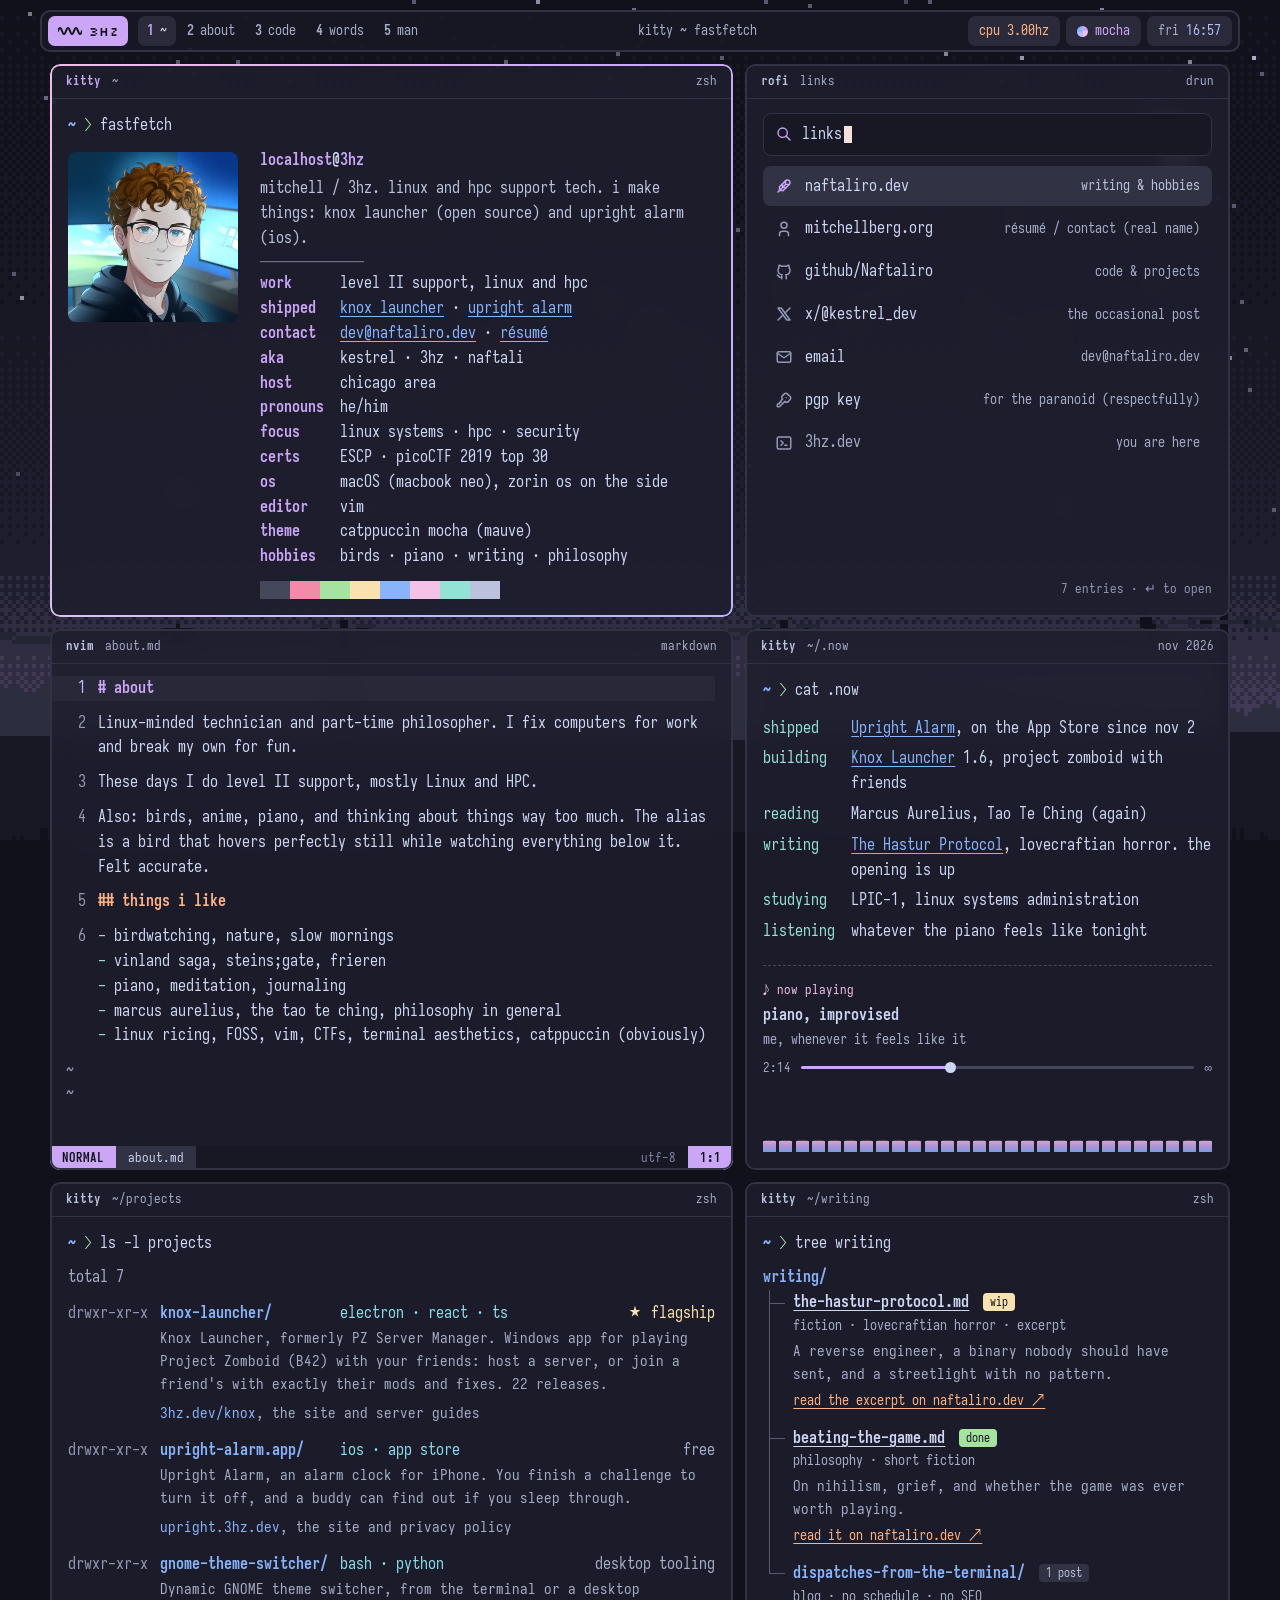
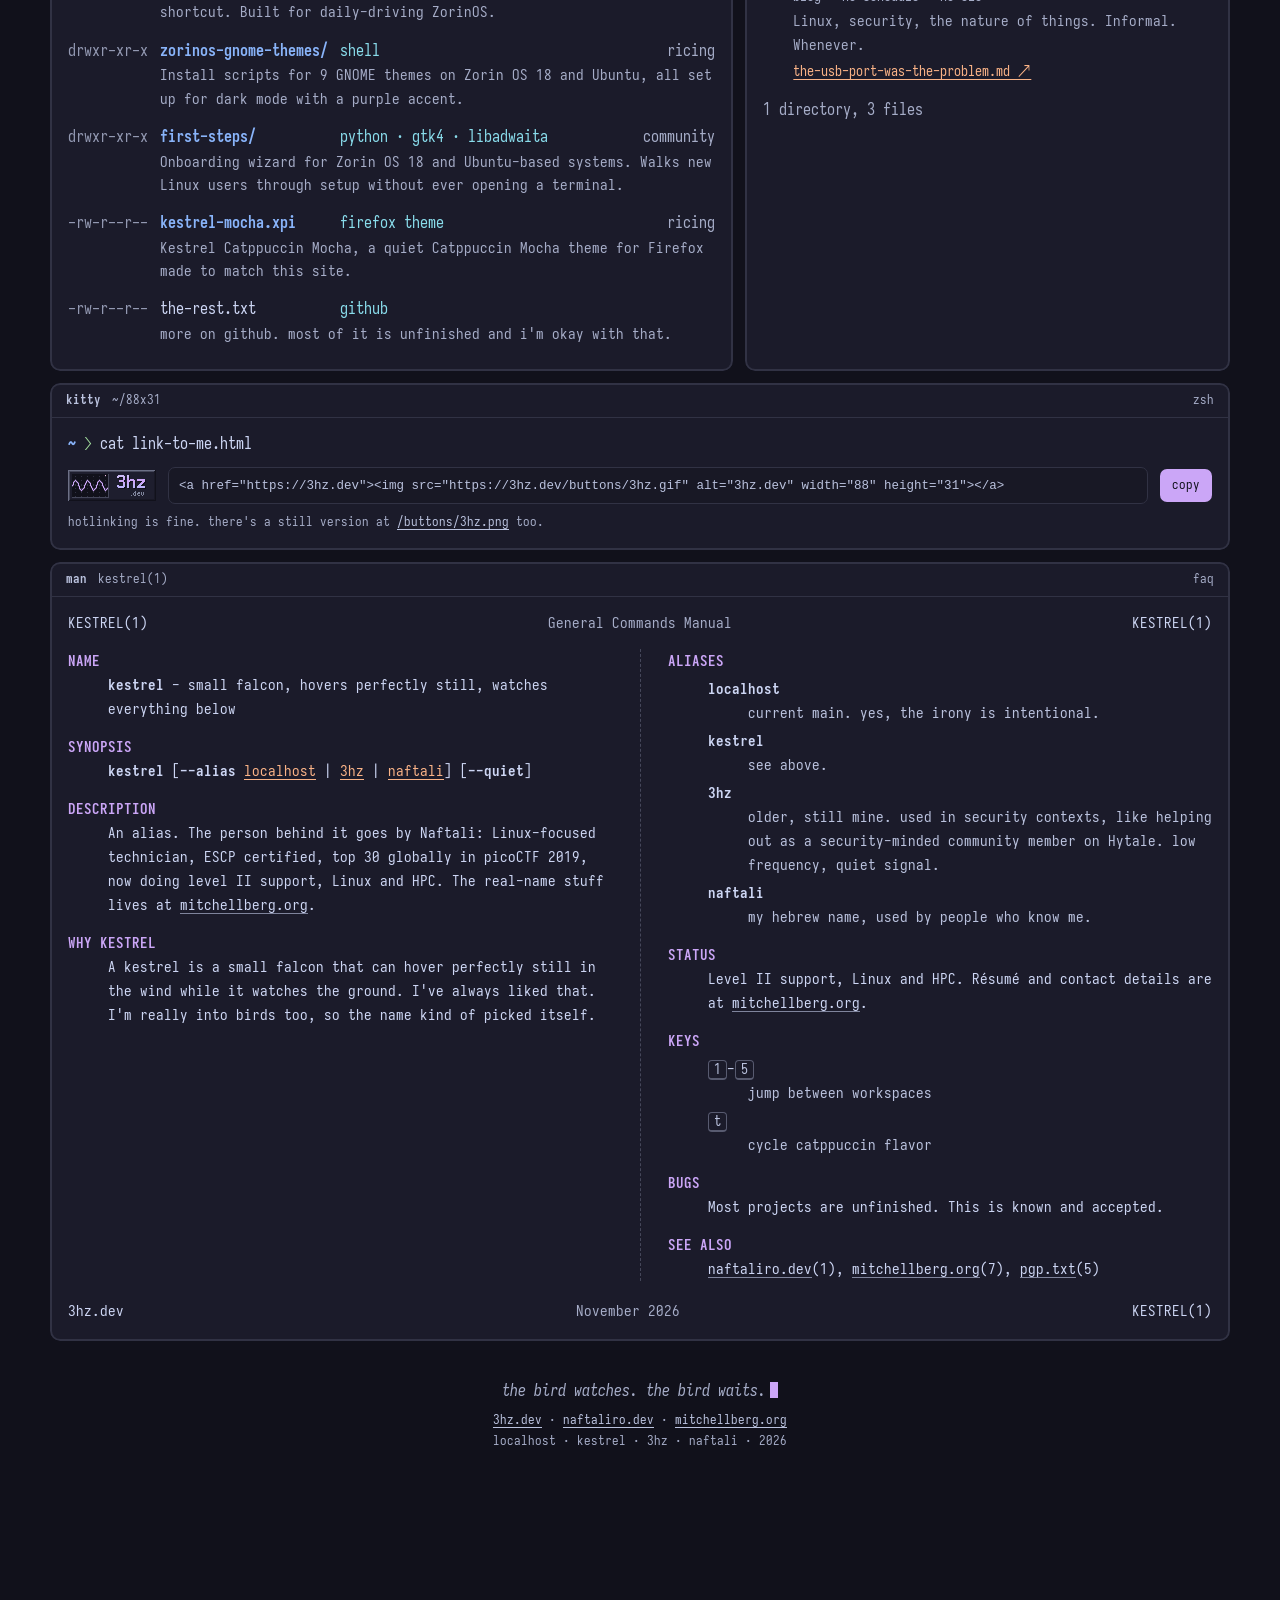
<file: index.html>
<!DOCTYPE html>
<html lang="en">
<head>
  <meta charset="utf-8">
  <meta name="viewport" content="width=device-width, initial-scale=1">
  <title>mitchell / 3hz · linux tools &amp; open source · 3hz.dev</title>
  <meta name="description" content="mitchell / 3hz. linux and hpc support tech. i make knox launcher (open source, project zomboid with friends) and upright alarm for iphone.">
  <link rel="canonical" href="https://3hz.dev/">
  <meta name="theme-color" content="#1e1e2e">
  <meta property="og:type" content="website">
  <meta property="og:site_name" content="3hz.dev">
  <meta property="og:title" content="mitchell / 3hz · linux tools &amp; open source · 3hz.dev">
  <meta property="og:description" content="linux and hpc support tech. i make knox launcher (open source) and upright alarm (ios).">
  <meta property="og:image" content="https://3hz.dev/assets/img/og.png">
  <meta property="og:image:width" content="1200">
  <meta property="og:image:height" content="630">
  <meta property="og:image:alt" content="3hz.dev as a terminal window: localhost@3hz, mitchell / 3hz, linux and hpc support tech. shipped: knox launcher and upright alarm.">
  <meta property="og:url" content="https://3hz.dev/">
  <meta name="twitter:card" content="summary_large_image">
  <meta name="twitter:title" content="mitchell / 3hz · linux tools &amp; open source · 3hz.dev">
  <meta name="twitter:description" content="linux and hpc support tech. i make knox launcher (open source) and upright alarm (ios).">
  <meta name="twitter:image" content="https://3hz.dev/assets/img/og.png">
  <meta name="twitter:image:alt" content="3hz.dev as a terminal window: localhost@3hz, mitchell / 3hz, linux and hpc support tech. shipped: knox launcher and upright alarm.">
  <link rel="icon" href="favicon.svg" type="image/svg+xml">
  <link rel="icon" href="favicon-32.png" sizes="32x32" type="image/png">
  <link rel="apple-touch-icon" href="apple-touch-icon.png">
  <link rel="preload" href="assets/fonts/iosevka-400-normal.woff2" as="font" type="font/woff2" crossorigin>
  <link rel="stylesheet" href="assets/css/style.css">

  <!-- pick the flavor before first paint so it doesn't flash mocha -->
  <script>
    try { var f = localStorage.getItem('flavor'); if (f) document.documentElement.dataset.flavor = f; } catch (e) {}
    document.documentElement.classList.add('js');
  </script>

  <script async src="https://www.googletagmanager.com/gtag/js?id=G-C80S6SM7N3"></script>
  <script>
    window.dataLayer = window.dataLayer || [];
    function gtag(){dataLayer.push(arguments);}
    gtag('js', new Date());
    gtag('config', 'G-C80S6SM7N3');
  </script>
</head>
<body>

<!-- icons (tabler, trimmed) -->
<svg width="0" height="0" style="position:absolute" aria-hidden="true">
  <defs>
    <symbol id="i-feather" viewBox="0 0 24 24"><path d="M4 20l10 -10m0 -5v5h5m-9 -1v5h5m-9 -1v5h5m-5 -5l4 -4l4 -4"/><path d="M19 10c.638 -.636 1 -1.515 1 -2.486a3.515 3.515 0 0 0 -3.517 -3.514c-.97 0 -1.847 .367 -2.483 1m-3 13l4 -4l4 -4"/></symbol>
    <symbol id="i-user" viewBox="0 0 24 24"><path d="M8 7a4 4 0 1 0 8 0a4 4 0 0 0 -8 0"/><path d="M6 21v-2a4 4 0 0 1 4 -4h4a4 4 0 0 1 4 4v2"/></symbol>
    <symbol id="i-github" viewBox="0 0 24 24"><path d="M9 19c-4.3 1.4 -4.3 -2.5 -6 -3m12 5v-3.5c0 -1 .1 -1.4 -.5 -2c2.8 -.3 5.5 -1.4 5.5 -6a4.6 4.6 0 0 0 -1.3 -3.2a4.2 4.2 0 0 0 -.1 -3.2s-1.1 -.3 -3.5 1.3a12.3 12.3 0 0 0 -6.2 0c-2.4 -1.6 -3.5 -1.3 -3.5 -1.3a4.2 4.2 0 0 0 -.1 3.2a4.6 4.6 0 0 0 -1.3 3.2c0 4.6 2.7 5.7 5.5 6c-.6 .6 -.6 1.2 -.5 2v3.5"/></symbol>
    <symbol id="i-mail" viewBox="0 0 24 24"><path d="M3 7a2 2 0 0 1 2 -2h14a2 2 0 0 1 2 2v10a2 2 0 0 1 -2 2h-14a2 2 0 0 1 -2 -2v-10"/><path d="M3 7l9 6l9 -6"/></symbol>
    <symbol id="i-key" viewBox="0 0 24 24"><path d="M16.555 3.843l3.602 3.602a2.877 2.877 0 0 1 0 4.069l-2.643 2.643a2.877 2.877 0 0 1 -4.069 0l-.301 -.301l-6.558 6.558a2 2 0 0 1 -1.239 .578l-.175 .008h-1.172a1 1 0 0 1 -.993 -.883l-.007 -.117v-1.172a2 2 0 0 1 .467 -1.284l.119 -.13l.414 -.414h2v-2h2v-2l2.144 -2.144l-.301 -.301a2.877 2.877 0 0 1 0 -4.069l2.643 -2.643a2.877 2.877 0 0 1 4.069 0"/><path d="M15 9h.01"/></symbol>
    <symbol id="i-term" viewBox="0 0 24 24"><path d="M8 9l3 3l-3 3"/><path d="M13 15l3 0"/><path d="M3 6a2 2 0 0 1 2 -2h14a2 2 0 0 1 2 2v12a2 2 0 0 1 -2 2h-14a2 2 0 0 1 -2 -2l0 -12"/></symbol>
    <symbol id="i-x" viewBox="0 0 24 24"><path d="M4 4l11.733 16h4.267l-11.733 -16z"/><path d="M4 20l6.768 -6.768m2.46 -2.46l6.772 -6.772"/></symbol>
    <symbol id="i-search" viewBox="0 0 24 24"><path d="M3 10a7 7 0 1 0 14 0a7 7 0 1 0 -14 0"/><path d="M21 21l-6 -6"/></symbol>
  </defs>
</svg>

<!-- wallpaper. drawn in assets/js/main.js, it's a prairie at night -->
<canvas id="wall" aria-hidden="true"></canvas>

<a class="skip" href="#desk">skip to content</a>

<!-- ───────────────────────── bar ───────────────────────── -->
<header class="bar">
  <a class="bar-logo" href="./" aria-label="3hz home">
    <svg viewBox="0 0 24 12" aria-hidden="true"><path d="M0 6 Q2 0 4 6 T8 6 T12 6 T16 6 T20 6 T24 6"/></svg>
    <span>3hz</span>
  </a>

  <nav class="ws" aria-label="sections">
    <a href="#fetch" data-ws="fetch"><b>1</b><span>~</span></a>
    <a href="#about" data-ws="about"><b>2</b><span>about</span></a>
    <a href="#projects" data-ws="projects"><b>3</b><span>code</span></a>
    <a href="#writing" data-ws="writing"><b>4</b><span>words</span></a>
    <a href="#man" data-ws="man"><b>5</b><span>man</span></a>
  </nav>

  <div class="bar-title" aria-hidden="true"><span id="bar-title">kitty ~ fastfetch</span></div>

  <div class="bar-mods">
    <span class="mod mod-cpu" title="cpu frequency (tuned very, very low)">cpu 3.00hz</span>
    <button class="mod mod-flavor" id="flavor" type="button" title="switch catppuccin flavor (t)">
      <span class="swatch" aria-hidden="true"></span><span id="flavor-name">mocha</span>
    </button>
    <span class="mod mod-clock" title="my local time (chicago)"><time id="clock">--:--</time></span>
  </div>
</header>

<!-- ───────────────────────── desk ───────────────────────── -->
<main class="desk" id="desk">

  <!-- 1 · fetch -->
  <section class="win" id="fetch" data-title="kitty ~ fastfetch" aria-labelledby="t-fetch">
    <header class="win-bar"><span class="win-title"><b>kitty</b> ~</span><span class="win-meta">zsh</span></header>
    <div class="win-body">
      <p class="cmd"><span class="p-dir">~</span> <span class="p-arrow">❯</span> fastfetch</p>
      <div class="fetch">
        <div class="fetch-logo">
          <img src="assets/img/avatar-320.webp" srcset="assets/img/avatar-320.webp 320w, assets/img/avatar-640.webp 640w" sizes="170px" width="170" height="170" alt="drawing of me with curly hair and glasses, smiling, in a black hoodie in front of two monitors">
        </div>
        <div class="fetch-info">
          <h1 class="fetch-head" id="t-fetch"><span class="u">localhost</span><span class="at">@</span><span class="h">3hz</span></h1>
          <p class="fetch-intro">mitchell / 3hz. linux and hpc support tech. i make things: knox launcher (open source) and upright alarm (ios).</p>
          <div class="fetch-rule" aria-hidden="true">─────────────</div>
          <dl>
            <div><dt>work</dt><dd>level II support, linux and hpc</dd></div>
            <div><dt>shipped</dt><dd><a href="https://github.com/Naftaliro/pz-server-manager">knox launcher</a> · <a href="https://apps.apple.com/us/app/upright-alarm/id6820184855">upright alarm</a></dd></div>
            <div><dt>contact</dt><dd><a href="mailto:dev@naftaliro.dev">dev@naftaliro.dev</a> · <a href="https://mitchellberg.org">résumé</a></dd></div>
            <div><dt>aka</dt><dd>kestrel · 3hz · naftali</dd></div>
            <div><dt>host</dt><dd>chicago area</dd></div>
            <div><dt>pronouns</dt><dd>he/him</dd></div>
            <div><dt>focus</dt><dd>linux systems · hpc · security</dd></div>
            <div><dt>certs</dt><dd>ESCP · picoCTF 2019 top 30</dd></div>
            <div><dt>os</dt><dd>macOS (macbook neo), zorin os on the side</dd></div>
            <div><dt>editor</dt><dd>vim</dd></div>
            <div><dt>theme</dt><dd>catppuccin <span id="fetch-flavor">mocha</span> (mauve)</dd></div>
            <div><dt>hobbies</dt><dd>birds · piano · writing · philosophy</dd></div>
          </dl>
          <div class="fetch-colors" aria-hidden="true">
            <i style="--c:var(--surface1)"></i><i style="--c:var(--red)"></i><i style="--c:var(--green)"></i><i style="--c:var(--yellow)"></i><i style="--c:var(--blue)"></i><i style="--c:var(--pink)"></i><i style="--c:var(--teal)"></i><i style="--c:var(--subtext1)"></i>
          </div>
        </div>
      </div>
    </div>
  </section>

  <!-- links -->
  <section class="win" id="links" data-title="rofi -show links" aria-labelledby="t-links">
    <header class="win-bar"><h2 id="t-links"><span class="sr-only">links</span><span aria-hidden="true"><b>rofi</b> links</span></h2><span class="win-meta">drun</span></header>
    <div class="win-body rofi">
      <div class="rofi-input" aria-hidden="true">
        <svg class="ic"><use href="#i-search"/></svg><span>links</span><span class="caret"></span>
      </div>
      <ul class="rofi-list">
        <li><a href="https://naftaliro.dev"><svg class="ic" aria-hidden="true"><use href="#i-feather"/></svg><span class="r-name">naftaliro.dev</span><span class="r-desc">writing &amp; hobbies</span></a></li>
        <li><a href="https://mitchellberg.org"><svg class="ic" aria-hidden="true"><use href="#i-user"/></svg><span class="r-name">mitchellberg.org</span><span class="r-desc">résumé / contact (real name)</span></a></li>
        <li><a href="https://github.com/Naftaliro"><svg class="ic" aria-hidden="true"><use href="#i-github"/></svg><span class="r-name">github/Naftaliro</span><span class="r-desc">code &amp; projects</span></a></li>
        <li><a href="https://x.com/kestrel_dev"><svg class="ic" aria-hidden="true"><use href="#i-x"/></svg><span class="r-name">x/@kestrel_dev</span><span class="r-desc">the occasional post</span></a></li>
        <li><a href="mailto:dev@naftaliro.dev"><svg class="ic" aria-hidden="true"><use href="#i-mail"/></svg><span class="r-name">email</span><span class="r-desc">dev@naftaliro.dev</span></a></li>
        <li><a href="pgp.txt"><svg class="ic" aria-hidden="true"><use href="#i-key"/></svg><span class="r-name">pgp key</span><span class="r-desc">for the paranoid (respectfully)</span></a></li>
        <li><a href="./" aria-current="page"><svg class="ic" aria-hidden="true"><use href="#i-term"/></svg><span class="r-name">3hz.dev</span><span class="r-desc">you are here</span></a></li>
      </ul>
      <p class="rofi-foot" aria-hidden="true">7 entries · ↵ to open</p>
    </div>
  </section>

  <!-- 2 · about -->
  <section class="win" id="about" data-title="nvim about.md" aria-labelledby="t-about">
    <header class="win-bar"><h2 id="t-about"><span class="sr-only">about</span><span aria-hidden="true"><b>nvim</b> about.md</span></h2><span class="win-meta">markdown</span></header>
    <div class="win-body nvim">
      <div class="nv-buf">
        <div class="nv-line"><span class="ln" aria-hidden="true">1</span><p class="md-h"><span aria-hidden="true"># </span>about</p></div>
        <div class="nv-line"><span class="ln" aria-hidden="true">2</span><p>Linux-minded technician and part-time philosopher. I fix computers for work and break my own for fun.</p></div>
        <div class="nv-line"><span class="ln" aria-hidden="true">3</span><p>These days I do level II support, mostly Linux and HPC.</p></div>
        <div class="nv-line"><span class="ln" aria-hidden="true">4</span><p>Also: birds, anime, piano, and thinking about things way too much. The alias is a bird that hovers perfectly still while watching everything below it. Felt accurate.</p></div>
        <div class="nv-line"><span class="ln" aria-hidden="true">5</span><p class="md-h md-h2"><span aria-hidden="true">## </span>things i like</p></div>
        <div class="nv-line"><span class="ln" aria-hidden="true">6</span><ul class="md-list">
          <li>birdwatching, nature, slow mornings</li>
          <li>vinland saga, steins;gate, frieren</li>
          <li>piano, meditation, journaling</li>
          <li>marcus aurelius, the tao te ching, philosophy in general</li>
          <li>linux ricing, FOSS, vim, CTFs, terminal aesthetics, catppuccin (obviously)</li>
        </ul></div>
        <div class="nv-tilde" aria-hidden="true">~<br>~</div>
      </div>
      <div class="nv-status" aria-hidden="true">
        <span class="nv-mode">NORMAL</span><span class="nv-file">about.md</span><span class="nv-fill"></span><span class="nv-ft">utf-8</span><span class="nv-pos">1:1</span>
      </div>
    </div>
  </section>

  <!-- now -->
  <section class="win" id="now" data-title="cat ~/.now" aria-labelledby="t-now">
    <header class="win-bar"><h2 id="t-now"><span class="sr-only">now</span><span aria-hidden="true"><b>kitty</b> ~/.now</span></h2><span class="win-meta">nov 2026</span></header>
    <div class="win-body now">
      <p class="cmd"><span class="p-dir">~</span> <span class="p-arrow">❯</span> cat .now</p>
      <dl class="now-list">
        <div><dt>shipped</dt><dd><a href="https://apps.apple.com/us/app/upright-alarm/id6820184855">Upright Alarm</a>, on the App Store since nov 2</dd></div>
        <div><dt>building</dt><dd><a href="knox/">Knox Launcher</a> 1.6, project zomboid with friends</dd></div>
        <div><dt>reading</dt><dd>Marcus Aurelius, Tao Te Ching (again)</dd></div>
        <div><dt>writing</dt><dd><a href="https://naftaliro.dev/the-hastur-protocol.html">The Hastur Protocol</a>, lovecraftian horror. the opening is up</dd></div>
        <div><dt>studying</dt><dd>LPIC-1, linux systems administration</dd></div>
        <div><dt>listening</dt><dd>whatever the piano feels like tonight</dd></div>
      </dl>
      <div class="np">
        <p class="np-label">♪ now playing</p>
        <p class="np-track">piano, improvised</p>
        <p class="np-artist">me, whenever it feels like it</p>
        <div class="np-bar" aria-hidden="true"><span class="np-time">2:14</span><span class="np-track-line"><i></i></span><span class="np-time">∞</span></div>
      </div>
      <div class="cava" aria-hidden="true">
        <i></i><i></i><i></i><i></i><i></i><i></i><i></i><i></i><i></i><i></i><i></i><i></i><i></i><i></i><i></i><i></i><i></i><i></i><i></i><i></i><i></i><i></i><i></i><i></i><i></i><i></i><i></i><i></i>
      </div>
    </div>
  </section>

  <!-- 3 · projects -->
  <section class="win" id="projects" data-title="ls -l ~/projects" aria-labelledby="t-projects">
    <header class="win-bar"><h2 id="t-projects"><span class="sr-only">projects</span><span aria-hidden="true"><b>kitty</b> ~/projects</span></h2><span class="win-meta">zsh</span></header>
    <div class="win-body">
      <p class="cmd"><span class="p-dir">~</span> <span class="p-arrow">❯</span> ls -l projects</p>
      <p class="ls-total">total 7</p>
      <ul class="ls">
        <li>
          <a href="https://github.com/Naftaliro/pz-server-manager" data-repo="pz-server-manager">
            <span class="ls-perm" aria-hidden="true">drwxr-xr-x</span>
            <span class="ls-date"></span>
            <span class="ls-name">knox-launcher/</span>
            <span class="ls-lang">electron · react · ts</span>
            <span class="ls-tag star">★ flagship</span>
            <span class="ls-desc">Knox Launcher, formerly PZ Server Manager. Windows app for playing Project Zomboid (B42) with your friends: host a server, or join a friend's with exactly their mods and fixes. <span data-releases="pz-server-manager">22</span> releases.</span>
          </a>
          <p class="ls-more"><span><a href="knox/">3hz.dev/knox</a>, the site and server guides</span></p>
        </li>
        <li class="ls-app">
          <a href="https://apps.apple.com/us/app/upright-alarm/id6820184855">
            <span class="ls-perm" aria-hidden="true">drwxr-xr-x</span>
            <span class="ls-date"></span>
            <span class="ls-name">upright-alarm.app/</span>
            <span class="ls-lang">ios · app store</span>
            <span class="ls-tag">free</span>
            <span class="ls-desc">Upright Alarm, an alarm clock for iPhone. You finish a challenge to turn it off, and a buddy can find out if you sleep through.</span>
          </a>
          <p class="ls-more"><span><a href="https://upright.3hz.dev">upright.3hz.dev</a>, the site and privacy policy</span></p>
        </li>
        <li>
          <a href="https://github.com/Naftaliro/gnome-theme-switcher" data-repo="gnome-theme-switcher">
            <span class="ls-perm" aria-hidden="true">drwxr-xr-x</span>
            <span class="ls-date"></span>
            <span class="ls-name">gnome-theme-switcher/</span>
            <span class="ls-lang">bash · python</span>
            <span class="ls-tag">desktop tooling</span>
            <span class="ls-desc">Dynamic GNOME theme switcher, from the terminal or a desktop shortcut. Built for daily-driving ZorinOS.</span>
          </a>
        </li>
        <li>
          <a href="https://github.com/Naftaliro/zorinos-gnome-themes" data-repo="zorinos-gnome-themes">
            <span class="ls-perm" aria-hidden="true">drwxr-xr-x</span>
            <span class="ls-date"></span>
            <span class="ls-name">zorinos-gnome-themes/</span>
            <span class="ls-lang">shell</span>
            <span class="ls-tag">ricing</span>
            <span class="ls-desc">Install scripts for 9 GNOME themes on Zorin OS 18 and Ubuntu, all set up for dark mode with a purple accent.</span>
          </a>
        </li>
        <li>
          <a href="https://github.com/Naftaliro/first-steps" data-repo="first-steps">
            <span class="ls-perm" aria-hidden="true">drwxr-xr-x</span>
            <span class="ls-date"></span>
            <span class="ls-name">first-steps/</span>
            <span class="ls-lang">python · gtk4 · libadwaita</span>
            <span class="ls-tag">community</span>
            <span class="ls-desc">Onboarding wizard for Zorin OS 18 and Ubuntu-based systems. Walks new Linux users through setup without ever opening a terminal.</span>
          </a>
        </li>
        <li>
          <a href="https://addons.mozilla.org/en-US/firefox/addon/kestrel-catppuccin-mocha/">
            <span class="ls-perm" aria-hidden="true">-rw-r--r--</span>
            <span class="ls-date"></span>
            <span class="ls-name">kestrel-mocha.xpi</span>
            <span class="ls-lang">firefox theme</span>
            <span class="ls-tag">ricing</span>
            <span class="ls-desc">Kestrel Catppuccin Mocha, a quiet Catppuccin Mocha theme for Firefox made to match this site.</span>
          </a>
        </li>
        <li class="ls-file">
          <a href="https://github.com/Naftaliro?tab=repositories" data-repo="*">
            <span class="ls-perm" aria-hidden="true">-rw-r--r--</span>
            <span class="ls-date"></span>
            <span class="ls-name">the-rest.txt</span>
            <span class="ls-lang">github</span>
            <span class="ls-tag"></span>
            <span class="ls-desc">more on github. most of it is unfinished and i'm okay with that.</span>
          </a>
        </li>
      </ul>
    </div>
  </section>

  <!-- 4 · writing -->
  <section class="win" id="writing" data-title="tree ~/writing" aria-labelledby="t-writing">
    <header class="win-bar"><h2 id="t-writing"><span class="sr-only">writing</span><span aria-hidden="true"><b>kitty</b> ~/writing</span></h2><span class="win-meta">zsh</span></header>
    <div class="win-body">
      <p class="cmd"><span class="p-dir">~</span> <span class="p-arrow">❯</span> tree writing</p>
      <p class="tree-root">writing/</p>
      <ul class="tree">
        <li>
          <p class="tree-name"><a href="https://naftaliro.dev/the-hastur-protocol.html">the-hastur-protocol.md</a> <span class="badge wip">wip</span></p>
          <p class="tree-meta">fiction · lovecraftian horror · excerpt</p>
          <p class="tree-desc">A reverse engineer, a binary nobody should have sent, and a streetlight with no pattern.</p>
          <p class="tree-note"><a href="https://naftaliro.dev/the-hastur-protocol.html">read the excerpt on naftaliro.dev ↗</a></p>
        </li>
        <li>
          <p class="tree-name"><a href="https://naftaliro.dev/beating-the-game.html">beating-the-game.md</a> <span class="badge done">done</span></p>
          <p class="tree-meta">philosophy · short fiction</p>
          <p class="tree-desc">On nihilism, grief, and whether the game was ever worth playing.</p>
          <p class="tree-note"><a href="https://naftaliro.dev/beating-the-game.html">read it on naftaliro.dev ↗</a></p>
        </li>
        <li class="tree-dir">
          <p class="tree-name">dispatches-from-the-terminal/ <span class="badge empty">1 post</span></p>
          <p class="tree-meta">blog · no schedule · no SEO</p>
          <p class="tree-desc">Linux, security, the nature of things. Informal. Whenever.</p>
          <p class="tree-note"><a href="https://naftaliro.dev/the-usb-port-was-the-problem.html">the-usb-port-was-the-problem.md ↗</a></p>
        </li>
      </ul>
      <p class="tree-sum">1 directory, 3 files</p>
    </div>
  </section>

  <!-- 5 · friends -->
  <section class="win" id="friends" data-title="~/88x31" aria-labelledby="t-friends">
    <header class="win-bar"><h2 id="t-friends"><span class="sr-only">88x31 buttons</span><span aria-hidden="true"><b>kitty</b> ~/88x31</span></h2><span class="win-meta">zsh</span></header>
    <div class="win-body">
      <p class="cmd"><span class="p-dir">~</span> <span class="p-arrow">❯</span> ls friends</p>
      <!--
        friends' buttons go between buttons:start and buttons:end. _tools/grab_buttons.py
        fills it in, or add one by hand: drop the image in buttons/friends/ and add a line like
          <a href="https://int4.cc/"><img src="buttons/friends/int4-cc.png" alt="int4.cc" width="88" height="31"></a>
        while it's empty, this part of the window stays hidden (see style.css).
      -->
      <div class="buttons">
        <!-- buttons:start -->
        <!-- buttons:end -->
      </div>

      <div class="linkme">
        <p class="cmd"><span class="p-dir">~</span> <span class="p-arrow">❯</span> cat link-to-me.html</p>
        <div class="linkme-row">
          <a class="mybutton" href="https://3hz.dev"><img src="buttons/3hz.gif" alt="3hz.dev" width="88" height="31"></a>
          <pre class="snippet" id="snippet"><code>&lt;a href="https://3hz.dev"&gt;&lt;img src="https://3hz.dev/buttons/3hz.gif" alt="3hz.dev" width="88" height="31"&gt;&lt;/a&gt;</code></pre>
          <button class="copy" type="button" data-copy="snippet">copy</button>
        </div>
        <p class="linkme-note">hotlinking is fine. there's a still version at <a href="buttons/3hz.png">/buttons/3hz.png</a> too.</p>
      </div>
    </div>
  </section>

  <!-- 6 · man -->
  <section class="win" id="man" data-title="man kestrel" aria-labelledby="t-man">
    <header class="win-bar"><h2 id="t-man"><span class="sr-only">faq (man kestrel)</span><span aria-hidden="true"><b>man</b> kestrel(1)</span></h2><span class="win-meta">faq</span></header>
    <div class="win-body man">
      <p class="man-head" aria-hidden="true"><span>KESTREL(1)</span><span class="man-mid">General Commands Manual</span><span>KESTREL(1)</span></p>

      <div class="man-cols">
        <div class="man-sec">
          <h3>NAME</h3>
          <p><b>kestrel</b> - small falcon, hovers perfectly still, watches everything below</p>
        </div>

        <div class="man-sec">
          <h3>SYNOPSIS</h3>
          <p><b>kestrel</b> <span class="nw">[<b>--alias</b> <i>localhost</i> | <i>3hz</i> | <i>naftali</i>]</span> <span class="nw">[<b>--quiet</b>]</span></p>
        </div>

        <div class="man-sec">
          <h3>DESCRIPTION</h3>
          <p>An alias. The person behind it goes by Naftali: Linux-focused technician, ESCP certified, top 30 globally in picoCTF 2019, now doing level II support, Linux and HPC. The real-name stuff lives at <a href="https://mitchellberg.org">mitchellberg.org</a>.</p>
        </div>

        <div class="man-sec">
          <h3>WHY KESTREL</h3>
          <p>A kestrel is a small falcon that can hover perfectly still in the wind while it watches the ground. I've always liked that. I'm really into birds too, so the name kind of picked itself.</p>
        </div>

        <div class="man-sec">
          <h3>ALIASES</h3>
          <dl class="man-opts">
            <dt><b>localhost</b></dt><dd>current main. yes, the irony is intentional.</dd>
            <dt><b>kestrel</b></dt><dd>see above.</dd>
            <dt><b>3hz</b></dt><dd>older, still mine. used in security contexts, like helping out as a security-minded community member on Hytale. low frequency, quiet signal.</dd>
            <dt><b>naftali</b></dt><dd>my hebrew name, used by people who know me.</dd>
          </dl>
        </div>

        <div class="man-sec">
          <h3>STATUS</h3>
          <p>Level II support, Linux and HPC. Résumé and contact details are at <a href="https://mitchellberg.org">mitchellberg.org</a>.</p>
        </div>

        <div class="man-sec">
          <h3>KEYS</h3>
          <dl class="man-opts">
            <dt><kbd>1</kbd>-<kbd>5</kbd></dt><dd>jump between workspaces</dd>
            <dt><kbd>t</kbd></dt><dd>cycle catppuccin flavor</dd>
          </dl>
        </div>

        <div class="man-sec">
          <h3>BUGS</h3>
          <p>Most projects are unfinished. This is known and accepted.</p>
        </div>

        <div class="man-sec">
          <h3>SEE ALSO</h3>
          <p><a href="https://naftaliro.dev">naftaliro.dev</a>(1), <a href="https://mitchellberg.org">mitchellberg.org</a>(7), <a href="pgp.txt">pgp.txt</a>(5)</p>
        </div>
      </div>

      <p class="man-head man-foot" aria-hidden="true"><span>3hz.dev</span><span class="man-mid">November 2026</span><span>KESTREL(1)</span></p>
    </div>
  </section>

</main>

<footer class="foot">
  <p class="foot-line">the bird watches. the bird waits.<span class="cursor" aria-hidden="true"></span></p>
  <p class="foot-small">
    <a href="https://3hz.dev">3hz.dev</a> · <a href="https://naftaliro.dev">naftaliro.dev</a> · <a href="https://mitchellberg.org">mitchellberg.org</a>
    <br>localhost · kestrel · 3hz · naftali · 2026
  </p>
</footer>

<script src="assets/js/main.js" defer></script>
</body>
</html>
</file>
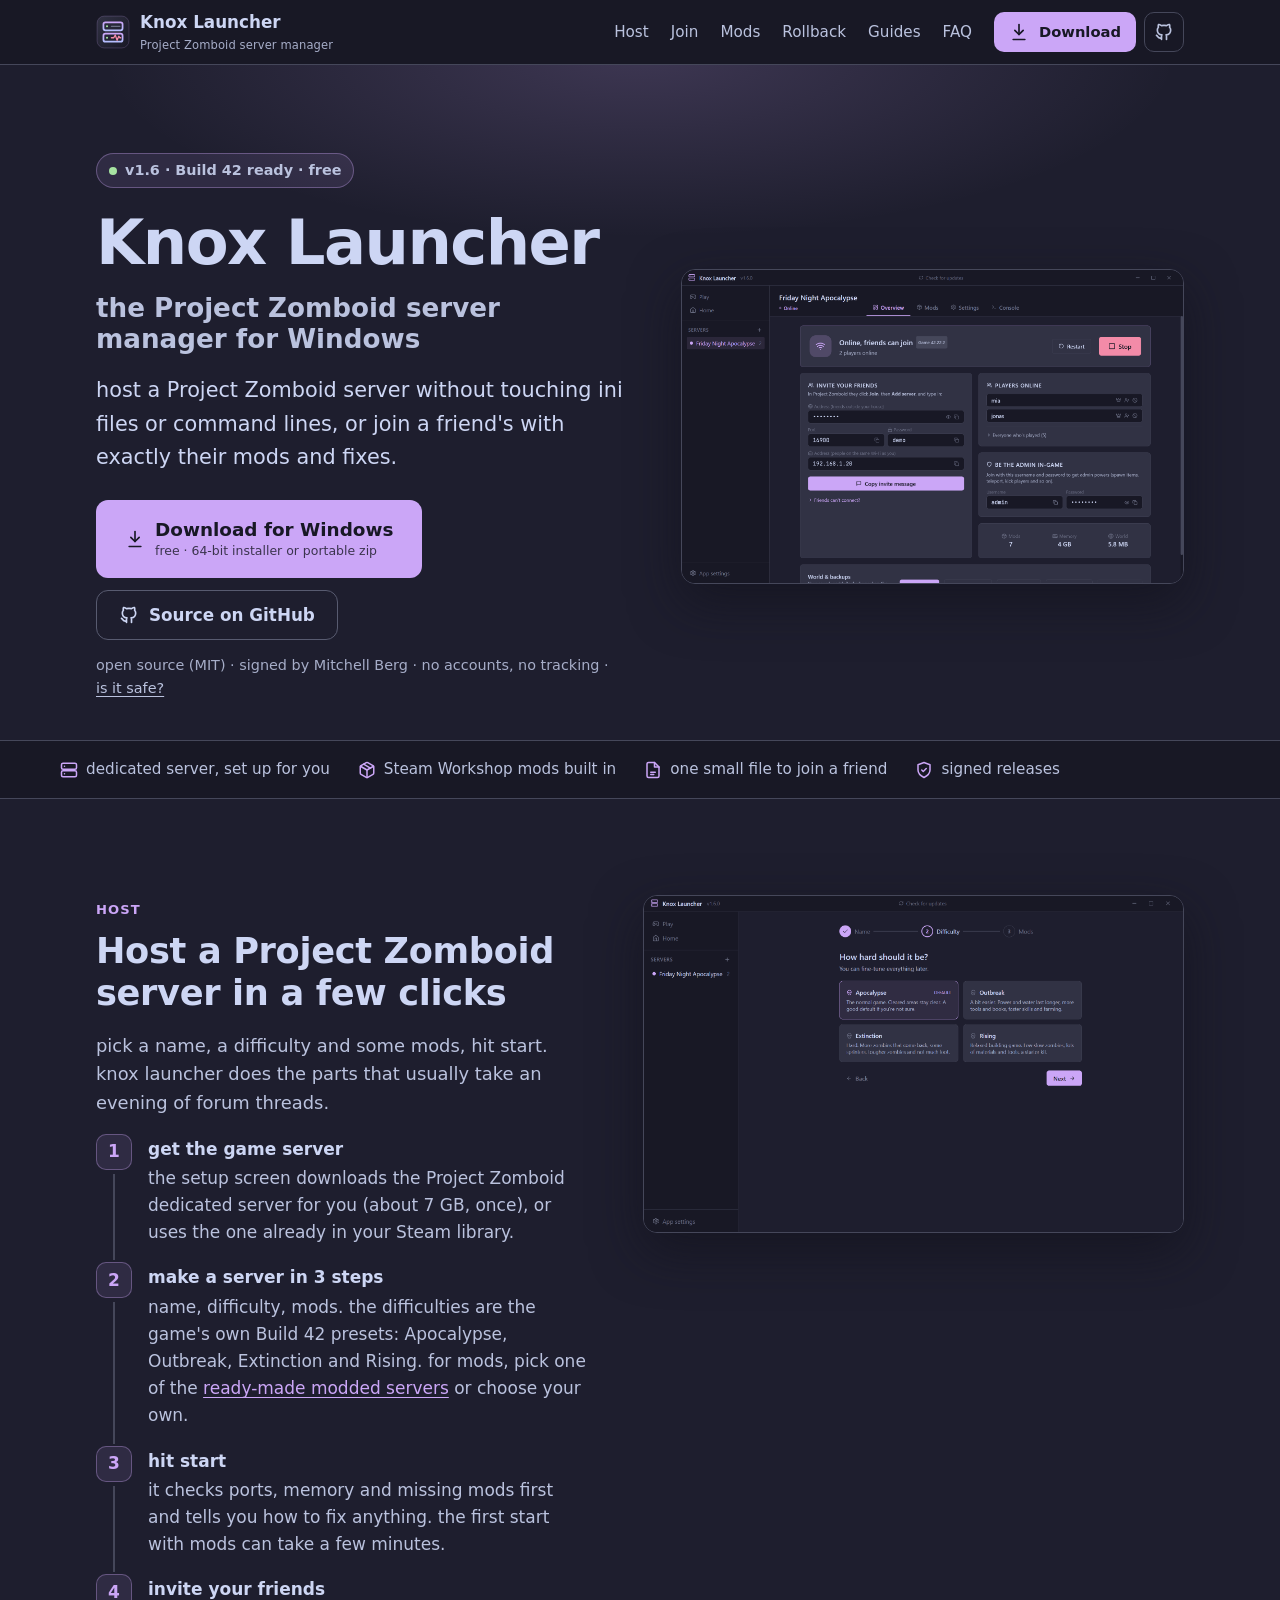
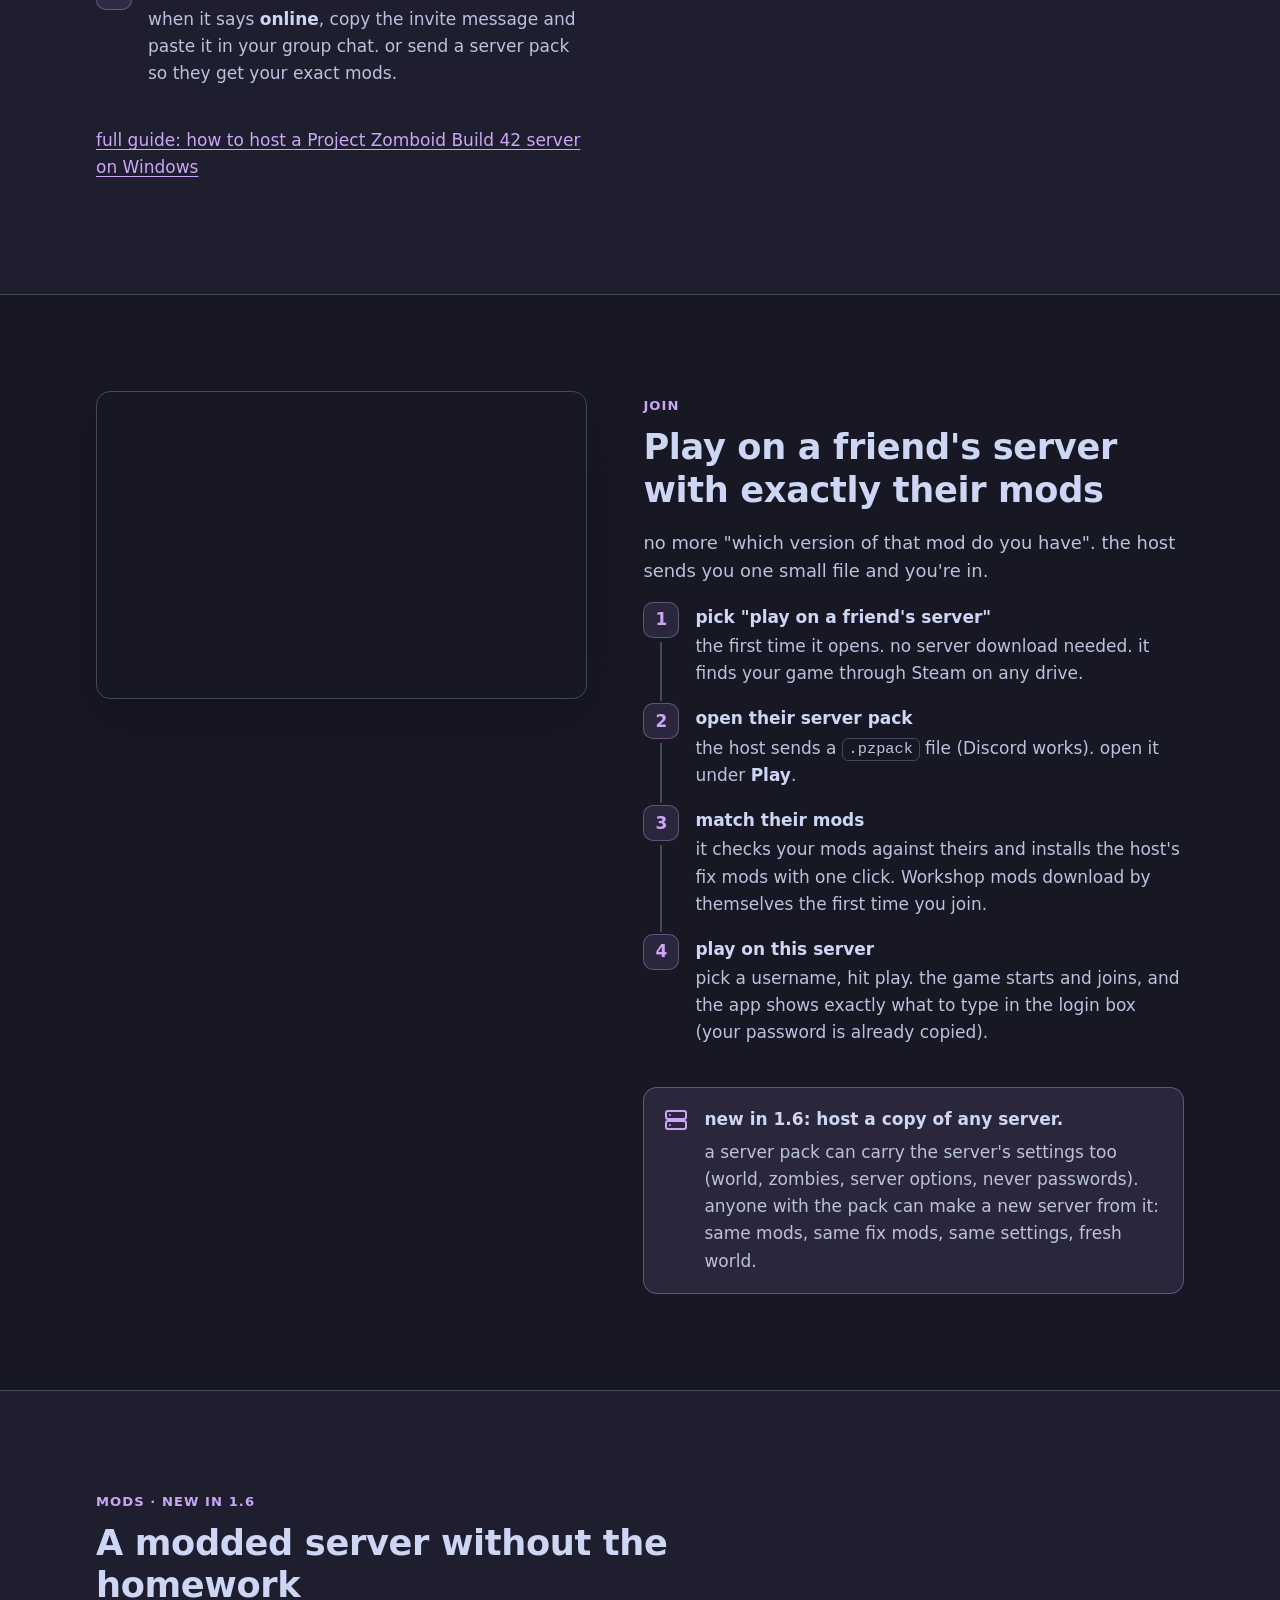
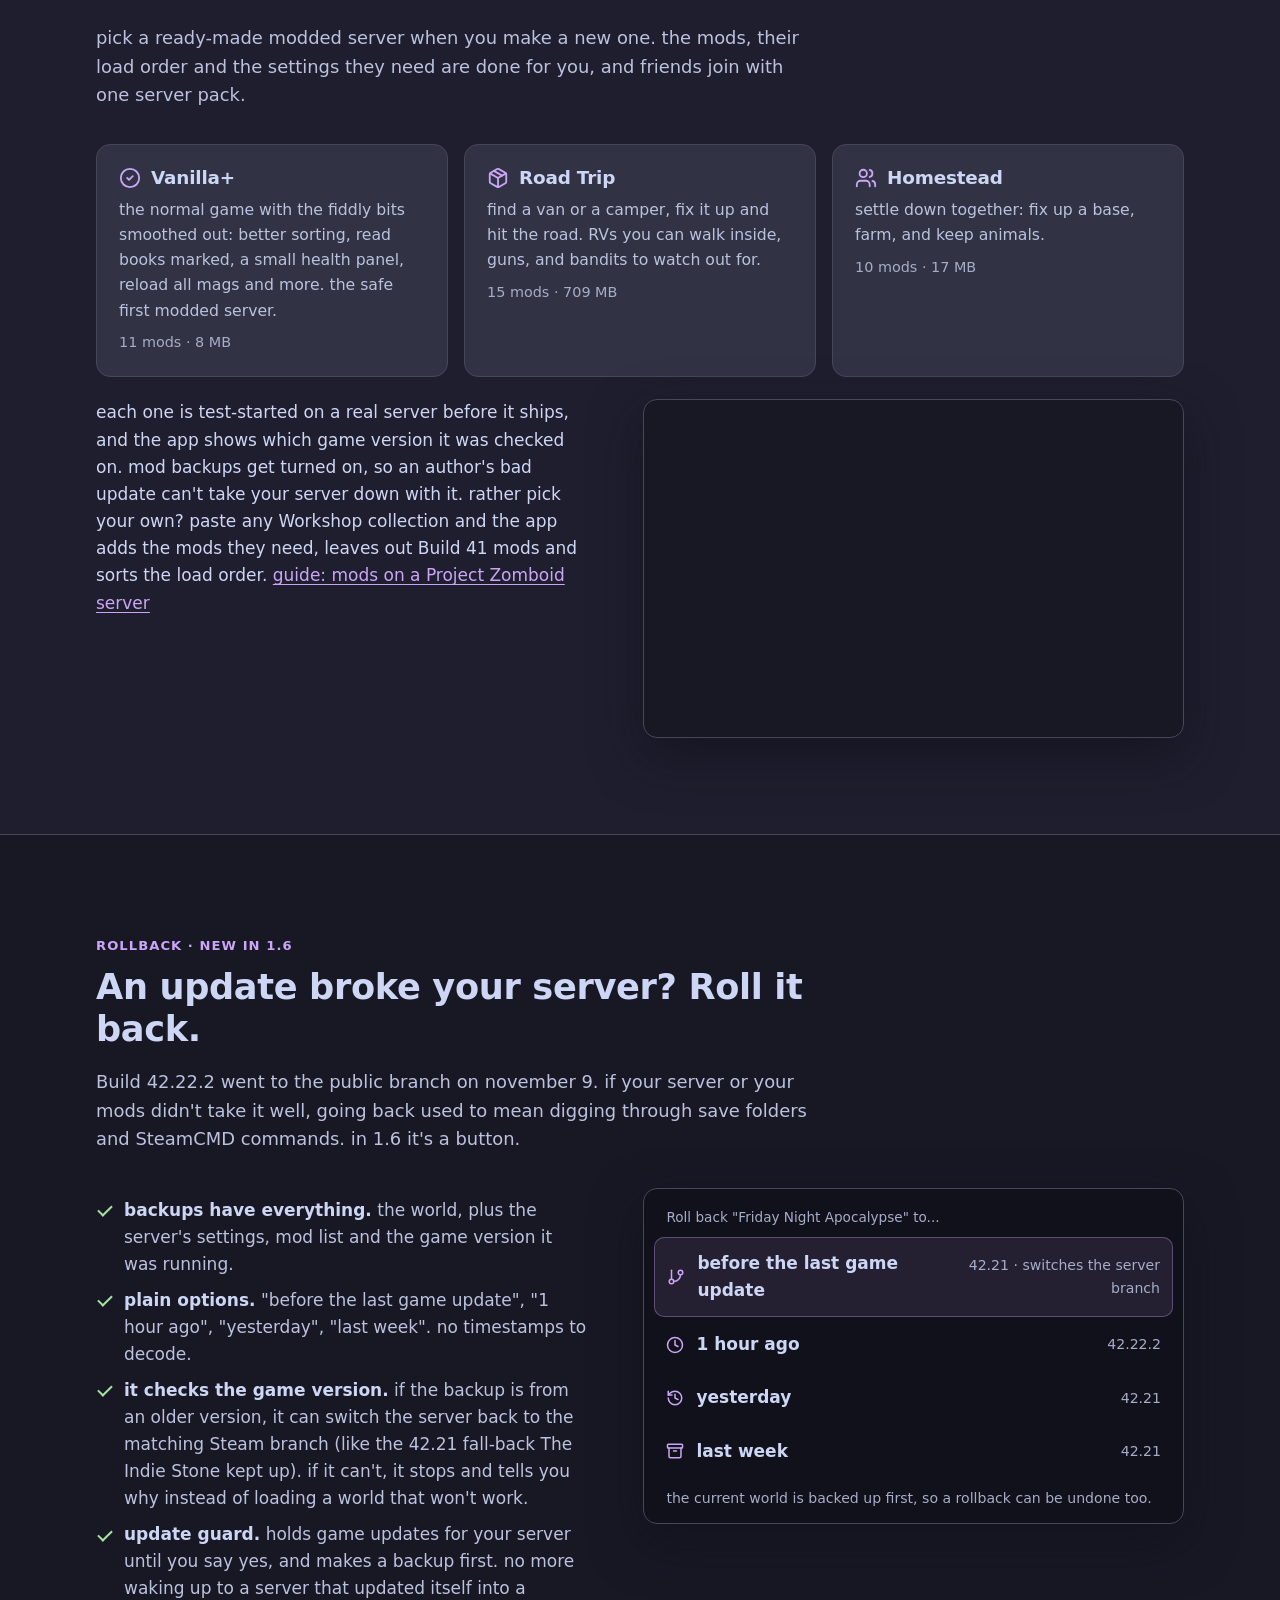
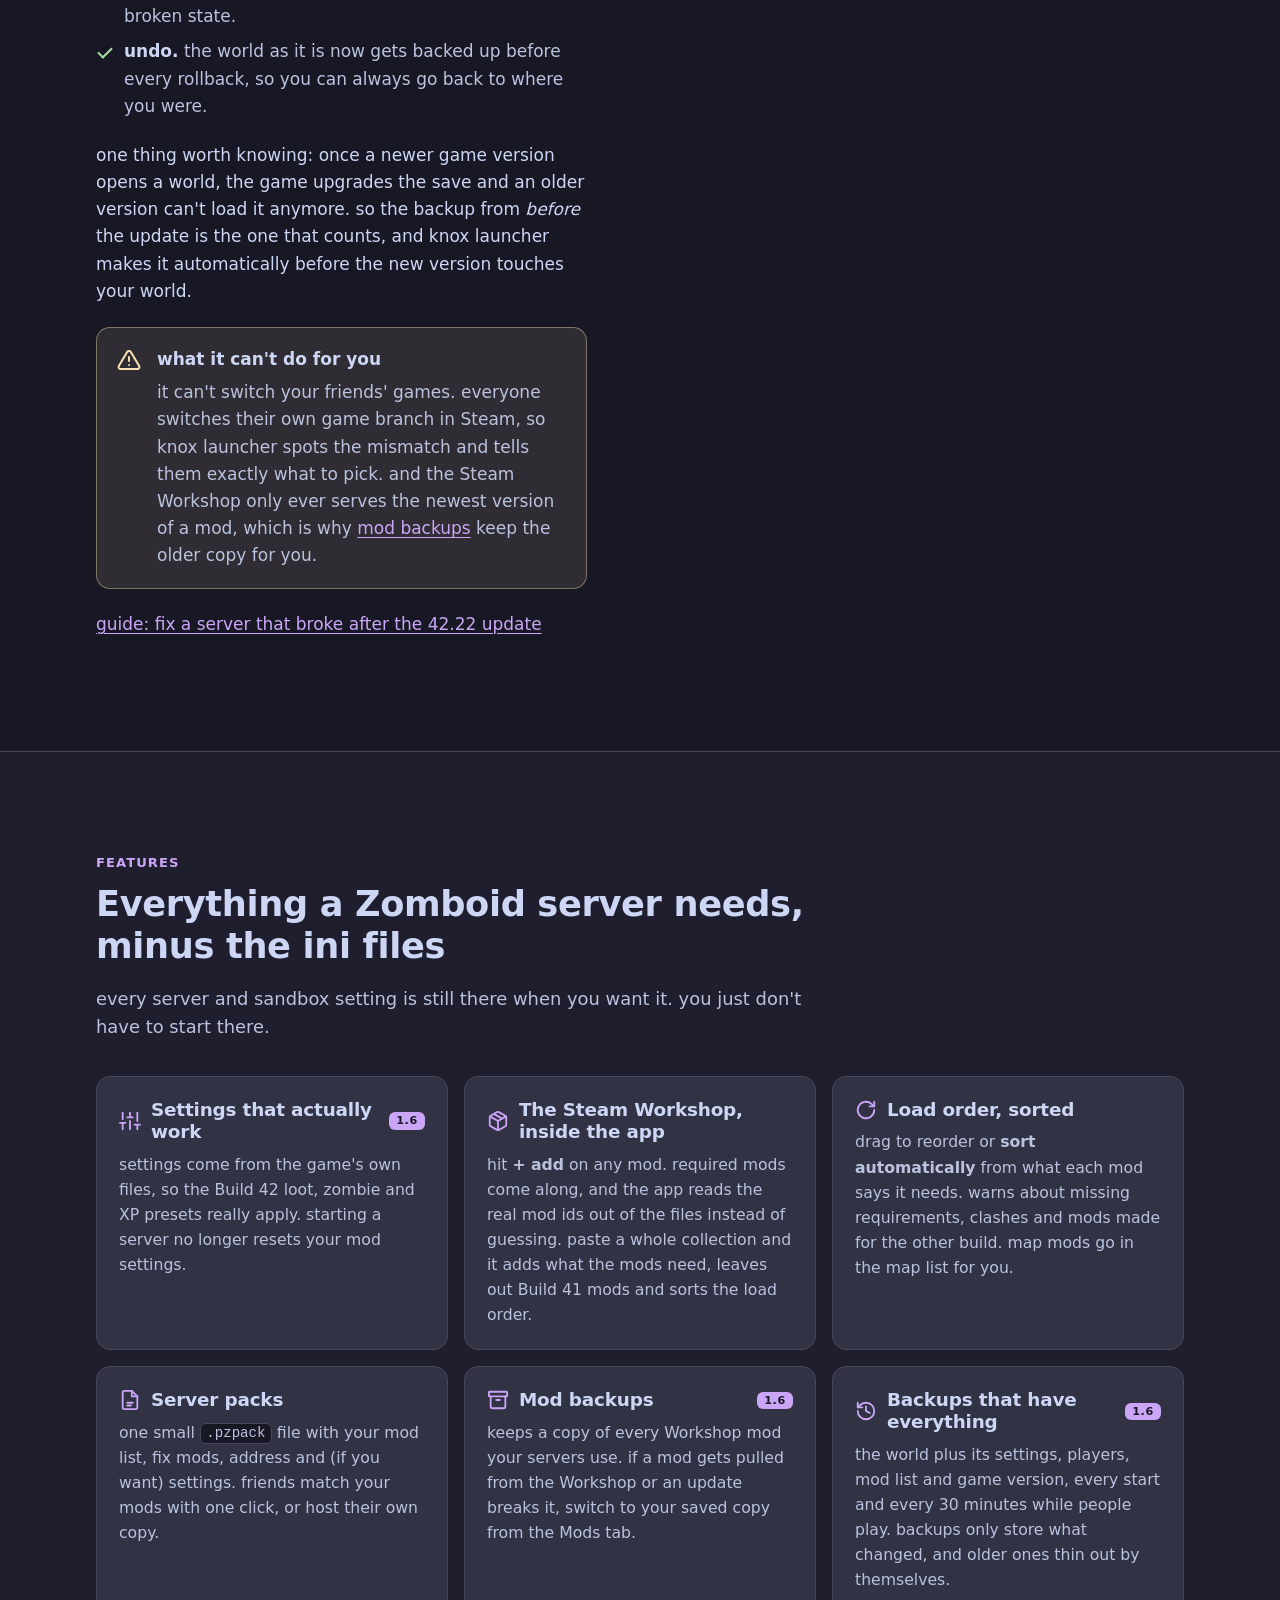
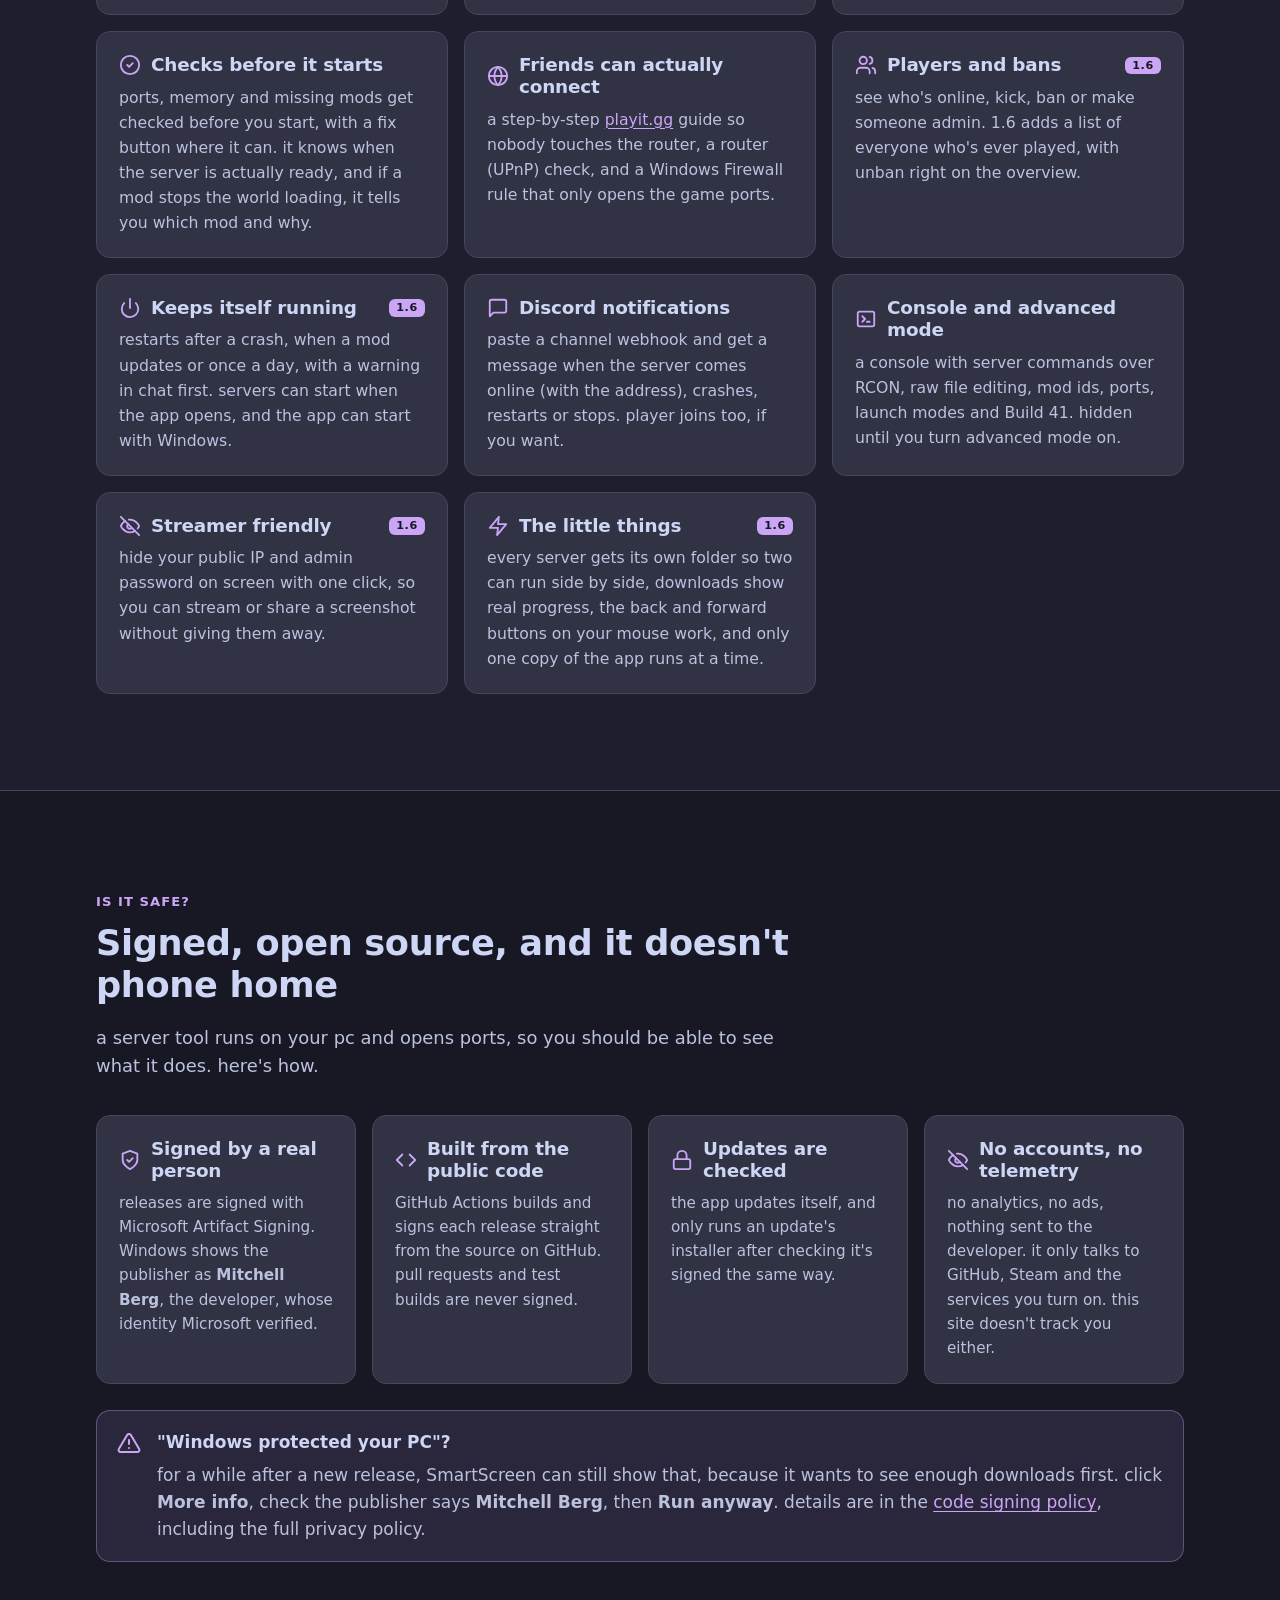
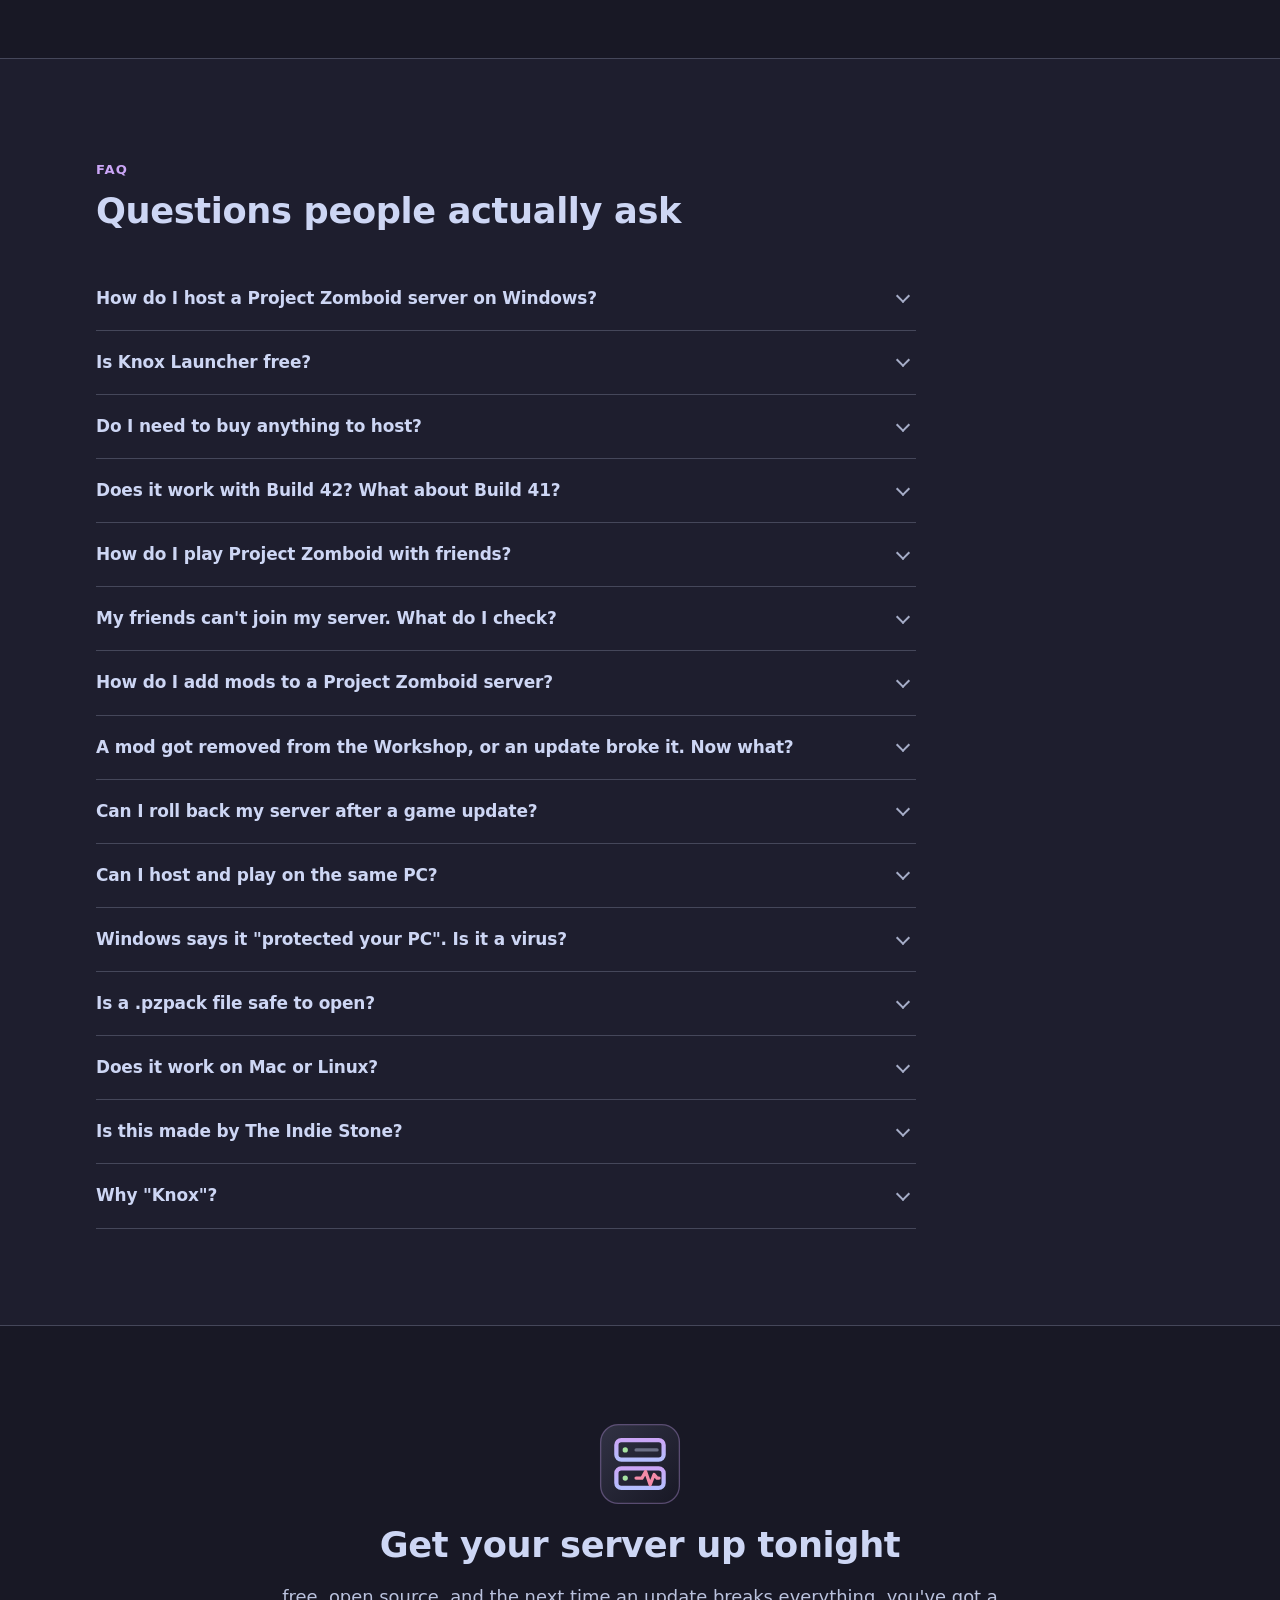
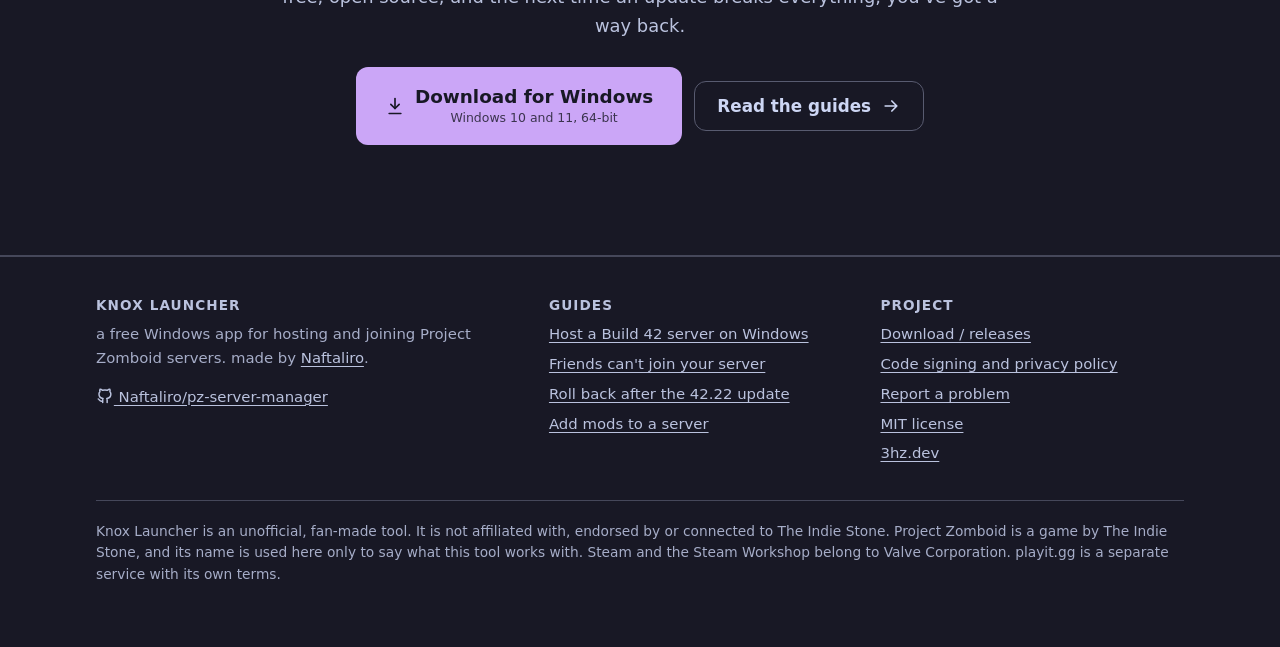
<file: knox/index.html>
<!DOCTYPE html>
<html lang="en">
<head>
  <meta charset="utf-8">
  <meta name="viewport" content="width=device-width, initial-scale=1">
  <meta http-equiv="Content-Security-Policy" content="default-src 'self'; img-src 'self' data:; style-src 'self'; script-src 'self'; font-src 'self'; connect-src 'none'; form-action 'none'; base-uri 'none'; object-src 'none'">
  <meta name="referrer" content="strict-origin-when-cross-origin">
  <title>Knox Launcher · free Project Zomboid server manager for Windows</title>
  <meta name="description" content="Host a Project Zomboid dedicated server on Windows without touching ini files, or join a friend's server with exactly their mods and fixes. Free, open source, Build 42 ready.">
  <link rel="canonical" href="https://3hz.dev/knox/">
  <meta name="color-scheme" content="dark">
  <meta name="theme-color" content="#1e1e2e">
  <meta name="author" content="Naftaliro">

  <meta property="og:type" content="website">
  <meta property="og:site_name" content="Knox Launcher">
  <meta property="og:title" content="Knox Launcher · free Project Zomboid server manager for Windows">
  <meta property="og:description" content="Host a Project Zomboid server without ini files or command lines, or join a friend's with exactly their mods and fixes. Free and open source.">
  <meta property="og:url" content="https://3hz.dev/knox/">
  <meta property="og:image" content="https://3hz.dev/knox/img/og.png">
  <meta property="og:image:width" content="1200">
  <meta property="og:image:height" content="630">
  <meta property="og:image:alt" content="Knox Launcher logo next to the words: Project Zomboid servers without the ini files. Host a server or join a friend's with exactly their mods.">
  <meta name="twitter:card" content="summary_large_image">
  <meta name="twitter:title" content="Knox Launcher · free Project Zomboid server manager for Windows">
  <meta name="twitter:description" content="Host a Project Zomboid server without ini files or command lines, or join a friend's with exactly their mods and fixes. Free and open source.">
  <meta name="twitter:image" content="https://3hz.dev/knox/img/og.png">
  <meta name="twitter:image:alt" content="Knox Launcher logo next to the words: Project Zomboid servers without the ini files. Host a server or join a friend's with exactly their mods.">

  <link rel="icon" href="/knox/favicon.ico" sizes="32x32">
  <link rel="icon" href="/knox/favicon.svg" type="image/svg+xml">
  <link rel="apple-touch-icon" href="/knox/apple-touch-icon.png">
  <link rel="manifest" href="/knox/site.webmanifest">
  <link rel="preload" href="/knox/img/screens/overview.png" as="image" fetchpriority="high">
  <link rel="stylesheet" href="/knox/css/style.css">

  <script type="application/ld+json">
  {
    "@context": "https://schema.org",
    "@graph": [
      {
        "@type": "WebPage",
        "@id": "https://3hz.dev/knox/#page",
        "name": "Knox Launcher · free Project Zomboid server manager for Windows",
        "url": "https://3hz.dev/knox/",
        "inLanguage": "en",
        "isPartOf": { "@type": "WebSite", "name": "3hz.dev", "url": "https://3hz.dev/" },
        "mainEntity": { "@id": "https://3hz.dev/knox/#app" }
      },
      {
        "@type": "SoftwareApplication",
        "@id": "https://3hz.dev/knox/#app",
        "name": "Knox Launcher",
        "alternateName": ["PZ Server Manager", "pz-server-manager"],
        "description": "A free, open-source Windows app for Project Zomboid: host a dedicated server without touching ini files or command lines, or join a friend's server with exactly their mods and fixes using a small server pack (.pzpack) file.",
        "url": "https://3hz.dev/knox/",
        "applicationCategory": "GameApplication",
        "applicationSubCategory": "Game server manager",
        "operatingSystem": "Windows 10, Windows 11 (64-bit)",
        "softwareVersion": "1.6.1",
        "downloadUrl": "https://github.com/Naftaliro/pz-server-manager/releases/latest",
        "installUrl": "https://github.com/Naftaliro/pz-server-manager/releases/latest",
        "license": "https://opensource.org/licenses/MIT",
        "isAccessibleForFree": true,
        "offers": { "@type": "Offer", "price": "0", "priceCurrency": "USD" },
        "image": "https://3hz.dev/knox/img/og.png",
        "sameAs": ["https://github.com/Naftaliro/pz-server-manager"],
        "author": { "@type": "Person", "name": "Mitchell Berg", "alternateName": "Naftaliro", "url": "https://3hz.dev" },
        "publisher": { "@type": "Person", "name": "Mitchell Berg", "alternateName": "Naftaliro", "url": "https://3hz.dev" }
      }
    ]
  }
  </script>
</head>
<body>
<a class="skip" href="#main">skip to content</a>

<header class="top">
  <div class="wrap top-in">
    <a class="logo" href="/knox/" aria-label="Knox Launcher home">
      <img src="/knox/img/icon.svg" alt="" width="34" height="34">
      <span>Knox Launcher<small>Project Zomboid server manager</small></span>
    </a>
    <nav class="nav" aria-label="main">
      <a href="/knox/#host">Host</a>
      <a href="/knox/#join">Join</a>
      <a href="/knox/#modded">Mods</a>
      <a href="/knox/#rollback">Rollback</a>
      <a href="/knox/guides/">Guides</a>
      <a href="/knox/#faq">FAQ</a>
    </nav>
    <div class="top-actions">
      <a class="btn btn-primary btn-sm" href="https://github.com/Naftaliro/pz-server-manager/releases/latest"><svg class="i" aria-hidden="true"><use href="/knox/img/icons.svg#download"/></svg>Download</a>
      <a class="icon-btn" href="https://github.com/Naftaliro/pz-server-manager" aria-label="Knox Launcher on GitHub"><svg aria-hidden="true"><use href="/knox/img/icons.svg#github"/></svg></a>
    </div>
  </div>
</header>

<main id="main">

  <!-- ── hero ── -->
  <section class="hero" aria-labelledby="t-hero">
    <div class="wrap hero-grid">
      <div>
        <p class="eyebrow"><span class="dot" aria-hidden="true"></span>v1.6 · Build 42 ready · free</p>
        <h1 id="t-hero">Knox Launcher <span class="h1-sub">the Project Zomboid server manager for Windows</span></h1>
        <p class="pitch">host a Project Zomboid server without touching ini files or command lines, or join a friend's with exactly their mods and fixes.</p>
        <div class="cta">
          <a class="btn btn-primary btn-big" href="https://github.com/Naftaliro/pz-server-manager/releases/latest">
            <svg aria-hidden="true"><use href="/knox/img/icons.svg#download"/></svg>
            <span>Download for Windows<span class="btn-sub">free · 64-bit installer or portable zip</span></span>
          </a>
          <a class="btn btn-ghost" href="https://github.com/Naftaliro/pz-server-manager"><svg aria-hidden="true"><use href="/knox/img/icons.svg#github"/></svg>Source on GitHub</a>
        </div>
        <p class="cta-note">open source (MIT) · signed by Mitchell Berg · no accounts, no tracking · <a href="/knox/#trust">is it safe?</a></p>
      </div>
      <figure class="hero-shot shot">
        <img src="/knox/img/screens/overview.png" width="1920" height="1200" fetchpriority="high" decoding="async"
             alt="Knox Launcher's server overview: the server says online, friends can join, with an invite box showing the address, port and a copy invite message button, and a list of players online.">
      </figure>
    </div>
  </section>

  <div class="strip">
    <ul class="wrap">
      <li><svg class="i" aria-hidden="true"><use href="/knox/img/icons.svg#server"/></svg>dedicated server, set up for you</li>
      <li><svg class="i" aria-hidden="true"><use href="/knox/img/icons.svg#package"/></svg>Steam Workshop mods built in</li>
      <li><svg class="i" aria-hidden="true"><use href="/knox/img/icons.svg#file"/></svg>one small file to join a friend</li>
      <li><svg class="i" aria-hidden="true"><use href="/knox/img/icons.svg#shield"/></svg>signed releases</li>
    </ul>
  </div>

  <!-- ── host ── -->
  <section class="sec" id="host" aria-labelledby="t-host">
    <div class="wrap split">
      <div>
        <span class="kicker">Host</span>
        <h2 id="t-host">Host a Project Zomboid server in a few clicks</h2>
        <p class="lede">pick a name, a difficulty and some mods, hit start. knox launcher does the parts that usually take an evening of forum threads.</p>
        <ol class="steps">
          <li><b>get the game server</b><p>the setup screen downloads the Project Zomboid dedicated server for you (about 7 GB, once), or uses the one already in your Steam library.</p></li>
          <li><b>make a server in 3 steps</b><p>name, difficulty, mods. the difficulties are the game's own Build 42 presets: Apocalypse, Outbreak, Extinction and Rising. for mods, pick one of the <a href="/knox/#modded">ready-made modded servers</a> or choose your own.</p></li>
          <li><b>hit start</b><p>it checks ports, memory and missing mods first and tells you how to fix anything. the first start with mods can take a few minutes.</p></li>
          <li><b>invite your friends</b><p>when it says <b>online</b>, copy the invite message and paste it in your group chat. or send a server pack so they get your exact mods.</p></li>
        </ol>
        <p><a href="/knox/guides/host-project-zomboid-server-windows/">full guide: how to host a Project Zomboid Build 42 server on Windows</a></p>
      </div>
      <figure class="shot">
        <img src="/knox/img/screens/create-server.png" width="1920" height="1200" loading="lazy" decoding="async"
             alt="The new server screen asking how hard it should be, with the four Build 42 difficulty presets: Apocalypse, Outbreak, Extinction and Rising, each with a one-line description.">
      </figure>
    </div>
  </section>

  <!-- ── join ── -->
  <section class="sec sec-alt" id="join" aria-labelledby="t-join">
    <div class="wrap split flip">
      <div>
        <span class="kicker">Join</span>
        <h2 id="t-join">Play on a friend's server with exactly their mods</h2>
        <p class="lede">no more "which version of that mod do you have". the host sends you one small file and you're in.</p>
        <ol class="steps">
          <li><b>pick "play on a friend's server"</b><p>the first time it opens. no server download needed. it finds your game through Steam on any drive.</p></li>
          <li><b>open their server pack</b><p>the host sends a <code>.pzpack</code> file (Discord works). open it under <b>Play</b>.</p></li>
          <li><b>match their mods</b><p>it checks your mods against theirs and installs the host's fix mods with one click. Workshop mods download by themselves the first time you join.</p></li>
          <li><b>play on this server</b><p>pick a username, hit play. the game starts and joins, and the app shows exactly what to type in the login box (your password is already copied).</p></li>
        </ol>
        <div class="callout">
          <svg aria-hidden="true"><use href="/knox/img/icons.svg#server"/></svg>
          <div>
            <p><b>new in 1.6: host a copy of any server.</b></p>
            <p>a server pack can carry the server's settings too (world, zombies, server options, never passwords). anyone with the pack can make a new server from it: same mods, same fix mods, same settings, fresh world.</p>
          </div>
        </div>
      </div>
      <figure class="shot">
        <img src="/knox/img/screens/play.png" width="1920" height="1200" loading="lazy" decoding="async"
             alt="The Play page with a friend's server added from a server pack: it says your mods match this server, shows the username you join as and a Play on this server button.">
      </figure>
    </div>
  </section>

  <!-- ── modded ── -->
  <section class="sec" id="modded" aria-labelledby="t-modded">
    <div class="wrap">
      <div class="sec-head">
        <span class="kicker">Mods · new in 1.6</span>
        <h2 id="t-modded">A modded server without the homework</h2>
        <p class="lede">pick a ready-made modded server when you make a new one. the mods, their load order and the settings they need are done for you, and friends join with one server pack.</p>
      </div>
      <div class="grid">
        <article class="card">
          <h3><svg aria-hidden="true"><use href="/knox/img/icons.svg#check"/></svg>Vanilla+</h3>
          <p>the normal game with the fiddly bits smoothed out: better sorting, read books marked, a small health panel, reload all mags and more. the safe first modded server.</p>
          <p class="size">11 mods · 8 MB</p>
        </article>
        <article class="card">
          <h3><svg aria-hidden="true"><use href="/knox/img/icons.svg#package"/></svg>Road Trip</h3>
          <p>find a van or a camper, fix it up and hit the road. RVs you can walk inside, guns, and bandits to watch out for.</p>
          <p class="size">15 mods · 709 MB</p>
        </article>
        <article class="card">
          <h3><svg aria-hidden="true"><use href="/knox/img/icons.svg#users"/></svg>Homestead</h3>
          <p>settle down together: fix up a base, farm, and keep animals.</p>
          <p class="size">10 mods · 17 MB</p>
        </article>
      </div>
      <div class="split mt">
        <p>each one is test-started on a real server before it ships, and the app shows which game version it was checked on. mod backups get turned on, so an author's bad update can't take your server down with it. rather pick your own? paste any Workshop collection and the app adds the mods they need, leaves out Build 41 mods and sorts the load order. <a href="/knox/guides/project-zomboid-server-mods/">guide: mods on a Project Zomboid server</a></p>
        <figure class="shot">
          <img src="/knox/img/screens/presets.png" width="1920" height="1200" loading="lazy" decoding="async"
               alt="The new server screen asking if you want any mods, with the ready-made modded servers Vanilla+, Road Trip and Homestead, each with its mod count, download size and a checked on 42.22.2 badge, and an I'll pick my own mods option below.">
        </figure>
      </div>
    </div>
  </section>

  <!-- ── rollback ── -->
  <section class="sec sec-alt" id="rollback" aria-labelledby="t-rollback">
    <div class="wrap">
      <div class="sec-head">
        <span class="kicker">Rollback · new in 1.6</span>
        <h2 id="t-rollback">An update broke your server? Roll it back.</h2>
        <p class="lede">Build 42.22.2 went to the public branch on november 9. if your server or your mods didn't take it well, going back used to mean digging through save folders and SteamCMD commands. in 1.6 it's a button.</p>
      </div>
      <div class="split">
        <div>
          <ul class="ticks">
            <li><b>backups have everything.</b> the world, plus the server's settings, mod list and the game version it was running.</li>
            <li><b>plain options.</b> "before the last game update", "1 hour ago", "yesterday", "last week". no timestamps to decode.</li>
            <li><b>it checks the game version.</b> if the backup is from an older version, it can switch the server back to the matching Steam branch (like the 42.21 fall-back The Indie Stone kept up). if it can't, it stops and tells you why instead of loading a world that won't work.</li>
            <li><b>update guard.</b> holds game updates for your server until you say yes, and makes a backup first. no more waking up to a server that updated itself into a broken state.</li>
            <li><b>undo.</b> the world as it is now gets backed up before every rollback, so you can always go back to where you were.</li>
          </ul>
          <p class="mt">one thing worth knowing: once a newer game version opens a world, the game upgrades the save and an older version can't load it anymore. so the backup from <i>before</i> the update is the one that counts, and knox launcher makes it automatically before the new version touches your world.</p>
          <div class="callout warn mt">
            <svg aria-hidden="true"><use href="/knox/img/icons.svg#alert"/></svg>
            <div>
              <p><b>what it can't do for you</b></p>
              <p>it can't switch your friends' games. everyone switches their own game branch in Steam, so knox launcher spots the mismatch and tells them exactly what to pick. and the Steam Workshop only ever serves the newest version of a mod, which is why <a href="/knox/#features">mod backups</a> keep the older copy for you.</p>
            </div>
          </div>
          <p class="mt"><a href="/knox/guides/roll-back-project-zomboid-server-update/">guide: fix a server that broke after the 42.22 update</a></p>
        </div>
        <div class="menu" role="img" aria-label="Example of the rollback menu with four choices: before the last game update, 1 hour ago, yesterday and last week, each showing the game version it was made on.">
          <p class="menu-title">Roll back "Friday Night Apocalypse" to...</p>
          <ul>
            <li><svg aria-hidden="true"><use href="/knox/img/icons.svg#branch"/></svg><span class="m-name">before the last game update</span><span class="m-meta">42.21 · switches the server branch</span></li>
            <li><svg aria-hidden="true"><use href="/knox/img/icons.svg#clock"/></svg><span class="m-name">1 hour ago</span><span class="m-meta">42.22.2</span></li>
            <li><svg aria-hidden="true"><use href="/knox/img/icons.svg#history"/></svg><span class="m-name">yesterday</span><span class="m-meta">42.21</span></li>
            <li><svg aria-hidden="true"><use href="/knox/img/icons.svg#archive"/></svg><span class="m-name">last week</span><span class="m-meta">42.21</span></li>
          </ul>
          <p class="menu-note">the current world is backed up first, so a rollback can be undone too.</p>
        </div>
      </div>
    </div>
  </section>

  <!-- ── features ── -->
  <section class="sec" id="features" aria-labelledby="t-features">
    <div class="wrap">
      <div class="sec-head">
        <span class="kicker">Features</span>
        <h2 id="t-features">Everything a Zomboid server needs, minus the ini files</h2>
        <p class="lede">every server and sandbox setting is still there when you want it. you just don't have to start there.</p>
      </div>
      <div class="grid">
        <article class="card">
          <h3><svg aria-hidden="true"><use href="/knox/img/icons.svg#sliders"/></svg>Settings that actually work<span class="new">1.6</span></h3>
          <p>settings come from the game's own files, so the Build 42 loot, zombie and XP presets really apply. starting a server no longer resets your mod settings.</p>
        </article>
        <article class="card">
          <h3><svg aria-hidden="true"><use href="/knox/img/icons.svg#package"/></svg>The Steam Workshop, inside the app</h3>
          <p>hit <b>+ add</b> on any mod. required mods come along, and the app reads the real mod ids out of the files instead of guessing. paste a whole collection and it adds what the mods need, leaves out Build 41 mods and sorts the load order.</p>
        </article>
        <article class="card">
          <h3><svg aria-hidden="true"><use href="/knox/img/icons.svg#refresh"/></svg>Load order, sorted</h3>
          <p>drag to reorder or <b>sort automatically</b> from what each mod says it needs. warns about missing requirements, clashes and mods made for the other build. map mods go in the map list for you.</p>
        </article>
        <article class="card">
          <h3><svg aria-hidden="true"><use href="/knox/img/icons.svg#file"/></svg>Server packs</h3>
          <p>one small <code>.pzpack</code> file with your mod list, fix mods, address and (if you want) settings. friends match your mods with one click, or host their own copy.</p>
        </article>
        <article class="card">
          <h3><svg aria-hidden="true"><use href="/knox/img/icons.svg#archive"/></svg>Mod backups<span class="new">1.6</span></h3>
          <p>keeps a copy of every Workshop mod your servers use. if a mod gets pulled from the Workshop or an update breaks it, switch to your saved copy from the Mods tab.</p>
        </article>
        <article class="card">
          <h3><svg aria-hidden="true"><use href="/knox/img/icons.svg#history"/></svg>Backups that have everything<span class="new">1.6</span></h3>
          <p>the world plus its settings, players, mod list and game version, every start and every 30 minutes while people play. backups only store what changed, and older ones thin out by themselves.</p>
        </article>
        <article class="card">
          <h3><svg aria-hidden="true"><use href="/knox/img/icons.svg#check"/></svg>Checks before it starts</h3>
          <p>ports, memory and missing mods get checked before you start, with a fix button where it can. it knows when the server is actually ready, and if a mod stops the world loading, it tells you which mod and why.</p>
        </article>
        <article class="card">
          <h3><svg aria-hidden="true"><use href="/knox/img/icons.svg#globe"/></svg>Friends can actually connect</h3>
          <p>a step-by-step <a href="https://playit.gg">playit.gg</a> guide so nobody touches the router, a router (UPnP) check, and a Windows Firewall rule that only opens the game ports.</p>
        </article>
        <article class="card">
          <h3><svg aria-hidden="true"><use href="/knox/img/icons.svg#users"/></svg>Players and bans<span class="new">1.6</span></h3>
          <p>see who's online, kick, ban or make someone admin. 1.6 adds a list of everyone who's ever played, with unban right on the overview.</p>
        </article>
        <article class="card">
          <h3><svg aria-hidden="true"><use href="/knox/img/icons.svg#power"/></svg>Keeps itself running<span class="new">1.6</span></h3>
          <p>restarts after a crash, when a mod updates or once a day, with a warning in chat first. servers can start when the app opens, and the app can start with Windows.</p>
        </article>
        <article class="card">
          <h3><svg aria-hidden="true"><use href="/knox/img/icons.svg#message"/></svg>Discord notifications</h3>
          <p>paste a channel webhook and get a message when the server comes online (with the address), crashes, restarts or stops. player joins too, if you want.</p>
        </article>
        <article class="card">
          <h3><svg aria-hidden="true"><use href="/knox/img/icons.svg#terminal"/></svg>Console and advanced mode</h3>
          <p>a console with server commands over RCON, raw file editing, mod ids, ports, launch modes and Build 41. hidden until you turn advanced mode on.</p>
        </article>
        <article class="card">
          <h3><svg aria-hidden="true"><use href="/knox/img/icons.svg#eye-off"/></svg>Streamer friendly<span class="new">1.6</span></h3>
          <p>hide your public IP and admin password on screen with one click, so you can stream or share a screenshot without giving them away.</p>
        </article>
        <article class="card">
          <h3><svg aria-hidden="true"><use href="/knox/img/icons.svg#zap"/></svg>The little things<span class="new">1.6</span></h3>
          <p>every server gets its own folder so two can run side by side, downloads show real progress, the back and forward buttons on your mouse work, and only one copy of the app runs at a time.</p>
        </article>
      </div>
    </div>
  </section>

  <!-- ── trust ── -->
  <section class="sec sec-alt" id="trust" aria-labelledby="t-trust">
    <div class="wrap">
      <div class="sec-head">
        <span class="kicker">Is it safe?</span>
        <h2 id="t-trust">Signed, open source, and it doesn't phone home</h2>
        <p class="lede">a server tool runs on your pc and opens ports, so you should be able to see what it does. here's how.</p>
      </div>
      <div class="trust">
        <div class="card">
          <h3><svg aria-hidden="true"><use href="/knox/img/icons.svg#shield"/></svg>Signed by a real person</h3>
          <p>releases are signed with Microsoft Artifact Signing. Windows shows the publisher as <b>Mitchell Berg</b>, the developer, whose identity Microsoft verified.</p>
        </div>
        <div class="card">
          <h3><svg aria-hidden="true"><use href="/knox/img/icons.svg#code"/></svg>Built from the public code</h3>
          <p>GitHub Actions builds and signs each release straight from the source on GitHub. pull requests and test builds are never signed.</p>
        </div>
        <div class="card">
          <h3><svg aria-hidden="true"><use href="/knox/img/icons.svg#lock"/></svg>Updates are checked</h3>
          <p>the app updates itself, and only runs an update's installer after checking it's signed the same way.</p>
        </div>
        <div class="card">
          <h3><svg aria-hidden="true"><use href="/knox/img/icons.svg#eye-off"/></svg>No accounts, no telemetry</h3>
          <p>no analytics, no ads, nothing sent to the developer. it only talks to GitHub, Steam and the services you turn on. this site doesn't track you either.</p>
        </div>
      </div>
      <div class="callout smart">
        <svg aria-hidden="true"><use href="/knox/img/icons.svg#alert"/></svg>
        <div>
          <p><b>"Windows protected your PC"?</b></p>
          <p>for a while after a new release, SmartScreen can still show that, because it wants to see enough downloads first. click <b>More info</b>, check the publisher says <b>Mitchell Berg</b>, then <b>Run anyway</b>. details are in the <a href="https://github.com/Naftaliro/pz-server-manager/blob/main/CODE_SIGNING_POLICY.md">code signing policy</a>, including the full privacy policy.</p>
        </div>
      </div>
    </div>
  </section>

  <!-- ── faq ── -->
  <section class="sec" id="faq" aria-labelledby="t-faq">
    <div class="wrap">
      <div class="sec-head">
        <span class="kicker">FAQ</span>
        <h2 id="t-faq">Questions people actually ask</h2>
      </div>
      <div class="faq">
        <details>
          <summary><h3>How do I host a Project Zomboid server on Windows?</h3></summary>
          <div class="a">
            <p>with knox launcher: install it, pick "host my own server", let it download the dedicated server (about 7 GB, once), make a server (name, difficulty, mods) and hit start. it sets up the Windows Firewall rule and tells you what to send your friends.</p>
            <p>doing it by hand works too. the <a href="/knox/guides/host-project-zomboid-server-windows/">hosting guide</a> covers both ways.</p>
          </div>
        </details>
        <details>
          <summary><h3>Is Knox Launcher free?</h3></summary>
          <div class="a"><p>yes. free and open source under the MIT license. no paid version, no ads, no account.</p></div>
        </details>
        <details>
          <summary><h3>Do I need to buy anything to host?</h3></summary>
          <div class="a"><p>no. the Project Zomboid dedicated server is a free download from Steam and the app gets it for you. everyone who wants to play on the server needs their own copy of the game. you don't need a paid hosting service either, your own pc is the server.</p></div>
        </details>
        <details>
          <summary><h3>Does it work with Build 42? What about Build 41?</h3></summary>
          <div class="a"><p>Build 42 is the default, including its new presets and settings. Build 41 still works from the <code>legacy41</code> branch: turn on advanced mode in app settings and pick it there.</p></div>
        </details>
        <details>
          <summary><h3>How do I play Project Zomboid with friends?</h3></summary>
          <div class="a">
            <p>one of you hosts a server (on your own pc is fine), everyone else joins it. the easiest way to join is a server pack: the host makes it from their server's Mods tab (Import / Export → Share with players), you open it under <b>Play</b> and the app matches your mods to theirs.</p>
            <p>or just type the address into the game: <b>Join</b>, then <b>Add server</b>.</p>
          </div>
        </details>
        <details>
          <summary><h3>My friends can't join my server. What do I check?</h3></summary>
          <div class="a">
            <p>the usual three: the Windows Firewall rule (the app adds it), port forwarding on your router (UDP 16261 and 16262), and everyone on the same game version with no beta branch. the easiest fix is playit.gg, which skips the router part. there's a <a href="/knox/guides/friends-cant-join-project-zomboid-server/">whole guide for this</a>.</p>
          </div>
        </details>
        <details>
          <summary><h3>How do I add mods to a Project Zomboid server?</h3></summary>
          <div class="a"><p>the quickest way: when you make a new server, pick one of the ready-made modded servers (Vanilla+, Road Trip or Homestead) and everything is set up for you. to choose your own, open the server's Mods tab, browse the Steam Workshop right in the app and hit <b>+ add</b>. it downloads the mod, finds the real mod ids, adds required mods and map mods, and sorts the load order. friends' games download the same Workshop mods when they join. more in the <a href="/knox/guides/project-zomboid-server-mods/">server mods guide</a>.</p></div>
        </details>
        <details>
          <summary><h3>A mod got removed from the Workshop, or an update broke it. Now what?</h3></summary>
          <div class="a"><p>if mod backups were on (app settings → Mod backups), the Mods tab can switch the server to your saved copy. friends get that copy from your server pack. the Workshop itself only serves the latest version, so turn mod backups on before you need them.</p></div>
        </details>
        <details>
          <summary><h3>Can I roll back my server after a game update?</h3></summary>
          <div class="a"><p>yes, in 1.6. the roll back button takes the world, settings and mod list back to "before the last game update" (or about an hour ago, yesterday, last week) and switches the server to the matching Steam branch when Steam still has it. players switch their own game branch in Steam, and the app tells them which one. it needs a backup from before the update, because the game upgrades a world the first time a newer version opens it; knox launcher makes that backup automatically. the <a href="/knox/guides/roll-back-project-zomboid-server-update/">rollback guide</a> also shows how to do it by hand.</p></div>
        </details>
        <details>
          <summary><h3>Can I host and play on the same PC?</h3></summary>
          <div class="a"><p>yes, lots of people do. leave enough memory for your own game: the server's memory slider shows how much your pc has. join your own server with the "same Wi-Fi" address from the overview page.</p></div>
        </details>
        <details>
          <summary><h3>Windows says it "protected your PC". Is it a virus?</h3></summary>
          <div class="a"><p>no. the app is signed, but SmartScreen can still warn about a brand new release until enough people have downloaded it. click <b>More info</b>, check the publisher is <b>Mitchell Berg</b>, then <b>Run anyway</b>. if it says unknown publisher, don't run it and download it again from the GitHub releases page.</p></div>
        </details>
        <details>
          <summary><h3>Is a .pzpack file safe to open?</h3></summary>
          <div class="a"><p>open server packs from people you trust. the pack's mod list is just a list, but the fix mods inside run in your game like any other mod. the app lists the fix mods in a pack (under <b>Details</b>) and only installs them when you click <b>Install</b>.</p></div>
        </details>
        <details>
          <summary><h3>Does it work on Mac or Linux?</h3></summary>
          <div class="a"><p>not right now. knox launcher is a Windows app (Windows 10 and 11, 64-bit).</p></div>
        </details>
        <details>
          <summary><h3>Is this made by The Indie Stone?</h3></summary>
          <div class="a"><p>no. knox launcher is an unofficial, fan-made tool by one developer. it isn't affiliated with or endorsed by The Indie Stone. it uses the regular Project Zomboid dedicated server from Steam, it doesn't change the game.</p></div>
        </details>
        <details>
          <summary><h3>Why "Knox"?</h3></summary>
          <div class="a"><p>it's named after Knox Country, where the game takes place. it used to be called PZ Server Manager, which is why the repo is still <code>pz-server-manager</code>.</p></div>
        </details>
      </div>
    </div>
  </section>

  <!-- ── final cta ── -->
  <section class="sec sec-alt final" aria-labelledby="t-final">
    <div class="wrap narrow">
      <img src="/knox/img/icon.svg" alt="" width="84" height="84">
      <h2 id="t-final">Get your server up tonight</h2>
      <p class="lede">free, open source, and the next time an update breaks everything, you've got a way back.</p>
      <div class="cta">
        <a class="btn btn-primary btn-big" href="https://github.com/Naftaliro/pz-server-manager/releases/latest">
          <svg aria-hidden="true"><use href="/knox/img/icons.svg#download"/></svg>
          <span>Download for Windows<span class="btn-sub">Windows 10 and 11, 64-bit</span></span>
        </a>
        <a class="btn btn-ghost" href="/knox/guides/">Read the guides<svg aria-hidden="true"><use href="/knox/img/icons.svg#arrow"/></svg></a>
      </div>
    </div>
  </section>

</main>

<footer class="foot">
  <div class="wrap">
    <div class="foot-grid">
      <div>
        <h2>Knox Launcher</h2>
        <p>a free Windows app for hosting and joining Project Zomboid servers. made by <a href="https://3hz.dev">Naftaliro</a>.</p>
        <p><a href="https://github.com/Naftaliro/pz-server-manager"><svg class="i" aria-hidden="true"><use href="/knox/img/icons.svg#github"/></svg> Naftaliro/pz-server-manager</a></p>
      </div>
      <nav aria-label="guides">
        <h2>Guides</h2>
        <ul>
          <li><a href="/knox/guides/host-project-zomboid-server-windows/">Host a Build 42 server on Windows</a></li>
          <li><a href="/knox/guides/friends-cant-join-project-zomboid-server/">Friends can't join your server</a></li>
          <li><a href="/knox/guides/roll-back-project-zomboid-server-update/">Roll back after the 42.22 update</a></li>
          <li><a href="/knox/guides/project-zomboid-server-mods/">Add mods to a server</a></li>
        </ul>
      </nav>
      <nav aria-label="project">
        <h2>Project</h2>
        <ul>
          <li><a href="https://github.com/Naftaliro/pz-server-manager/releases/latest">Download / releases</a></li>
          <li><a href="https://github.com/Naftaliro/pz-server-manager/blob/main/CODE_SIGNING_POLICY.md">Code signing and privacy policy</a></li>
          <li><a href="https://github.com/Naftaliro/pz-server-manager/issues/new/choose">Report a problem</a></li>
          <li><a href="https://github.com/Naftaliro/pz-server-manager/blob/main/LICENSE">MIT license</a></li>
          <li><a href="https://3hz.dev">3hz.dev</a></li>
        </ul>
      </nav>
    </div>
    <p class="disclaimer">Knox Launcher is an unofficial, fan-made tool. It is not affiliated with, endorsed by or connected to The Indie Stone. Project Zomboid is a game by The Indie Stone, and its name is used here only to say what this tool works with. Steam and the Steam Workshop belong to Valve Corporation. playit.gg is a separate service with its own terms.</p>
  </div>
</footer>
</body>
</html>
</file>
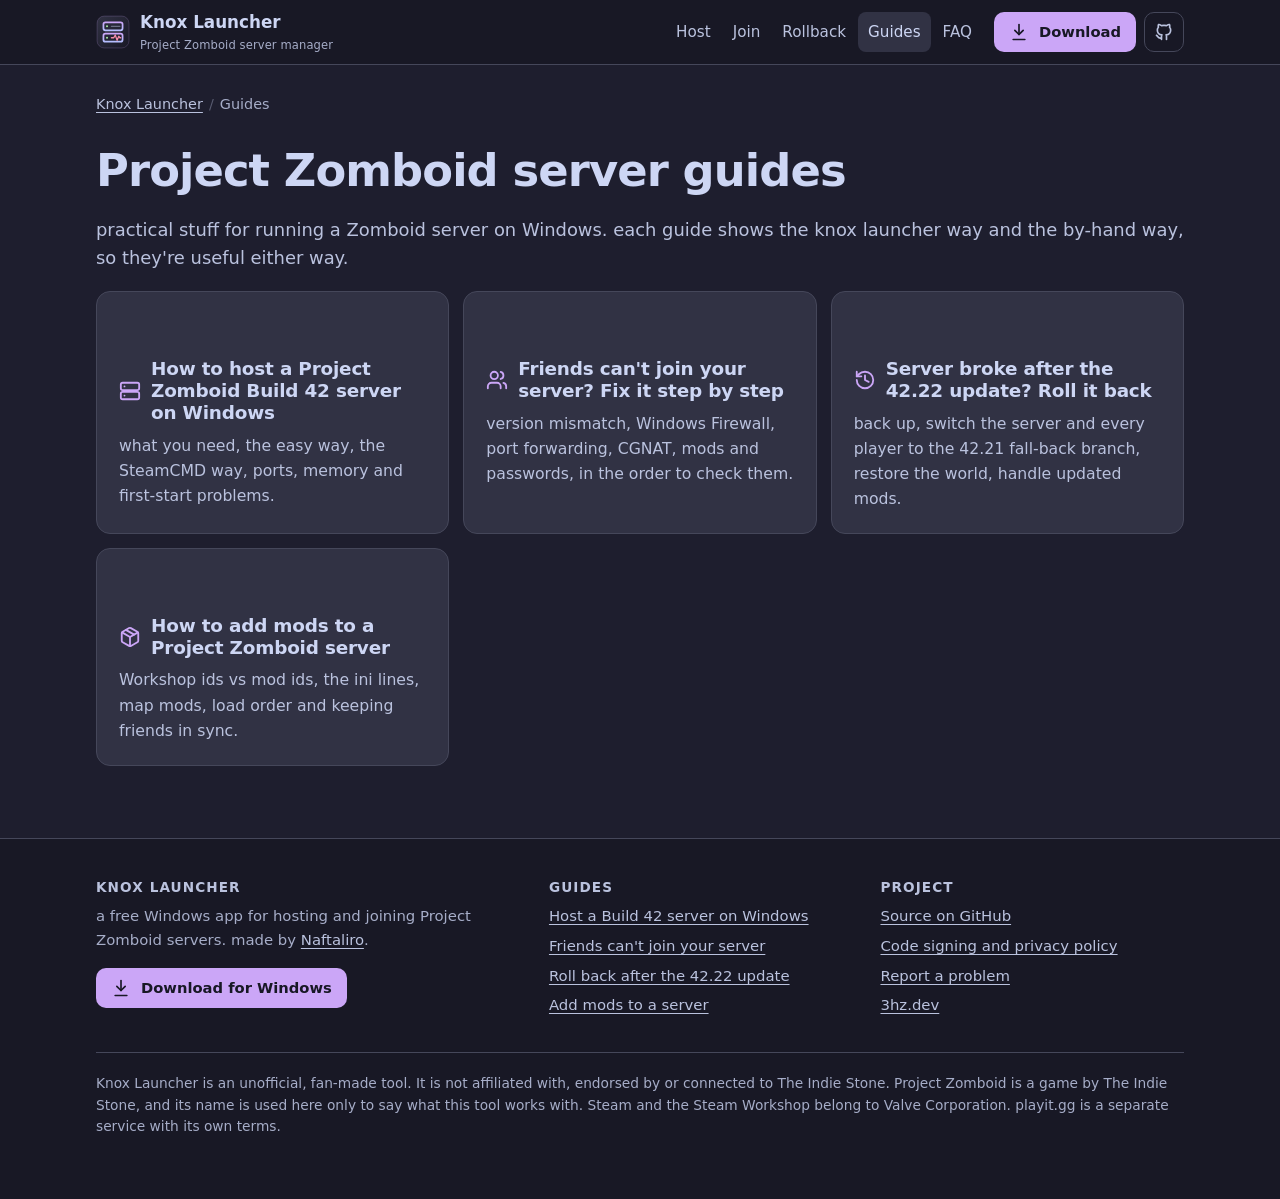
<file: knox/guides/index.html>
<!DOCTYPE html>
<html lang="en">
<head>
  <meta charset="utf-8">
  <meta name="viewport" content="width=device-width, initial-scale=1">
  <meta http-equiv="Content-Security-Policy" content="default-src 'self'; img-src 'self' data:; style-src 'self'; script-src 'self'; font-src 'self'; connect-src 'none'; form-action 'none'; base-uri 'none'; object-src 'none'">
  <meta name="referrer" content="strict-origin-when-cross-origin">
  <title>Project Zomboid server guides: hosting, mods, joining, rollback · Knox Launcher</title>
  <meta name="description" content="Practical guides for running a Project Zomboid server on Windows: host a Build 42 server, add mods, fix friends not being able to join, and roll back after a game update.">
  <link rel="canonical" href="https://3hz.dev/knox/guides/">
  <meta name="color-scheme" content="dark">
  <meta name="theme-color" content="#1e1e2e">
  <meta name="author" content="Naftaliro">
  <meta property="og:type" content="website">
  <meta property="og:site_name" content="Knox Launcher">
  <meta property="og:title" content="Project Zomboid server guides">
  <meta property="og:description" content="Host a Build 42 server on Windows, add mods, fix friends not being able to join, and roll back after a game update.">
  <meta property="og:url" content="https://3hz.dev/knox/guides/">
  <meta property="og:image" content="https://3hz.dev/knox/img/og.png">
  <meta property="og:image:width" content="1200">
  <meta property="og:image:height" content="630">
  <meta property="og:image:alt" content="Knox Launcher logo next to the words: Project Zomboid servers without the ini files.">
  <meta name="twitter:card" content="summary_large_image">
  <meta name="twitter:title" content="Project Zomboid server guides">
  <meta name="twitter:description" content="Host a Build 42 server on Windows, add mods, fix friends not being able to join, and roll back after a game update.">
  <meta name="twitter:image" content="https://3hz.dev/knox/img/og.png">
  <link rel="icon" href="/knox/favicon.ico" sizes="32x32">
  <link rel="icon" href="/knox/favicon.svg" type="image/svg+xml">
  <link rel="apple-touch-icon" href="/knox/apple-touch-icon.png">
  <link rel="manifest" href="/knox/site.webmanifest">
  <link rel="stylesheet" href="/knox/css/style.css">
</head>
<body>
<a class="skip" href="#main">skip to content</a>

<header class="top">
  <div class="wrap top-in">
    <a class="logo" href="/knox/" aria-label="Knox Launcher home">
      <img src="/knox/img/icon.svg" alt="" width="34" height="34">
      <span>Knox Launcher<small>Project Zomboid server manager</small></span>
    </a>
    <nav class="nav" aria-label="main">
      <a href="/knox/#host">Host</a>
      <a href="/knox/#join">Join</a>
      <a href="/knox/#rollback">Rollback</a>
      <a href="/knox/guides/" aria-current="page">Guides</a>
      <a href="/knox/#faq">FAQ</a>
    </nav>
    <div class="top-actions">
      <a class="btn btn-primary btn-sm" href="https://github.com/Naftaliro/pz-server-manager/releases/latest"><svg class="i" aria-hidden="true"><use href="/knox/img/icons.svg#download"/></svg>Download</a>
      <a class="icon-btn" href="https://github.com/Naftaliro/pz-server-manager" aria-label="Knox Launcher on GitHub"><svg aria-hidden="true"><use href="/knox/img/icons.svg#github"/></svg></a>
    </div>
  </div>
</header>

<main id="main" class="wrap">
  <nav aria-label="breadcrumb"><ol class="crumbs"><li><a href="/knox/">Knox Launcher</a></li><li aria-current="page">Guides</li></ol></nav>
  <div class="article">
    <h1>Project Zomboid server guides</h1>
    <p class="lede">practical stuff for running a Zomboid server on Windows. each guide shows the knox launcher way and the by-hand way, so they're useful either way.</p>
    <div class="guide-list">
      <a class="card" href="/knox/guides/host-project-zomboid-server-windows/">
        <h2><svg aria-hidden="true"><use href="/knox/img/icons.svg#server"/></svg>How to host a Project Zomboid Build 42 server on Windows</h2>
        <p>what you need, the easy way, the SteamCMD way, ports, memory and first-start problems.</p>
      </a>
      <a class="card" href="/knox/guides/friends-cant-join-project-zomboid-server/">
        <h2><svg aria-hidden="true"><use href="/knox/img/icons.svg#users"/></svg>Friends can't join your server? Fix it step by step</h2>
        <p>version mismatch, Windows Firewall, port forwarding, CGNAT, mods and passwords, in the order to check them.</p>
      </a>
      <a class="card" href="/knox/guides/roll-back-project-zomboid-server-update/">
        <h2><svg aria-hidden="true"><use href="/knox/img/icons.svg#history"/></svg>Server broke after the 42.22 update? Roll it back</h2>
        <p>back up, switch the server and every player to the 42.21 fall-back branch, restore the world, handle updated mods.</p>
      </a>
      <a class="card" href="/knox/guides/project-zomboid-server-mods/">
        <h2><svg aria-hidden="true"><use href="/knox/img/icons.svg#package"/></svg>How to add mods to a Project Zomboid server</h2>
        <p>Workshop ids vs mod ids, the ini lines, map mods, load order and keeping friends in sync.</p>
      </a>
    </div>
  </div>
</main>

<footer class="foot">
  <div class="wrap">
    <div class="foot-grid">
      <div>
        <h2>Knox Launcher</h2>
        <p>a free Windows app for hosting and joining Project Zomboid servers. made by <a href="https://3hz.dev">Naftaliro</a>.</p>
        <p><a class="btn btn-primary btn-sm" href="https://github.com/Naftaliro/pz-server-manager/releases/latest"><svg class="i" aria-hidden="true"><use href="/knox/img/icons.svg#download"/></svg>Download for Windows</a></p>
      </div>
      <nav aria-label="guides">
        <h2>Guides</h2>
        <ul>
          <li><a href="/knox/guides/host-project-zomboid-server-windows/">Host a Build 42 server on Windows</a></li>
          <li><a href="/knox/guides/friends-cant-join-project-zomboid-server/">Friends can't join your server</a></li>
          <li><a href="/knox/guides/roll-back-project-zomboid-server-update/">Roll back after the 42.22 update</a></li>
          <li><a href="/knox/guides/project-zomboid-server-mods/">Add mods to a server</a></li>
        </ul>
      </nav>
      <nav aria-label="project">
        <h2>Project</h2>
        <ul>
          <li><a href="https://github.com/Naftaliro/pz-server-manager">Source on GitHub</a></li>
          <li><a href="https://github.com/Naftaliro/pz-server-manager/blob/main/CODE_SIGNING_POLICY.md">Code signing and privacy policy</a></li>
          <li><a href="https://github.com/Naftaliro/pz-server-manager/issues/new/choose">Report a problem</a></li>
          <li><a href="https://3hz.dev">3hz.dev</a></li>
        </ul>
      </nav>
    </div>
    <p class="disclaimer">Knox Launcher is an unofficial, fan-made tool. It is not affiliated with, endorsed by or connected to The Indie Stone. Project Zomboid is a game by The Indie Stone, and its name is used here only to say what this tool works with. Steam and the Steam Workshop belong to Valve Corporation. playit.gg is a separate service with its own terms.</p>
  </div>
</footer>
</body>
</html>
</file>
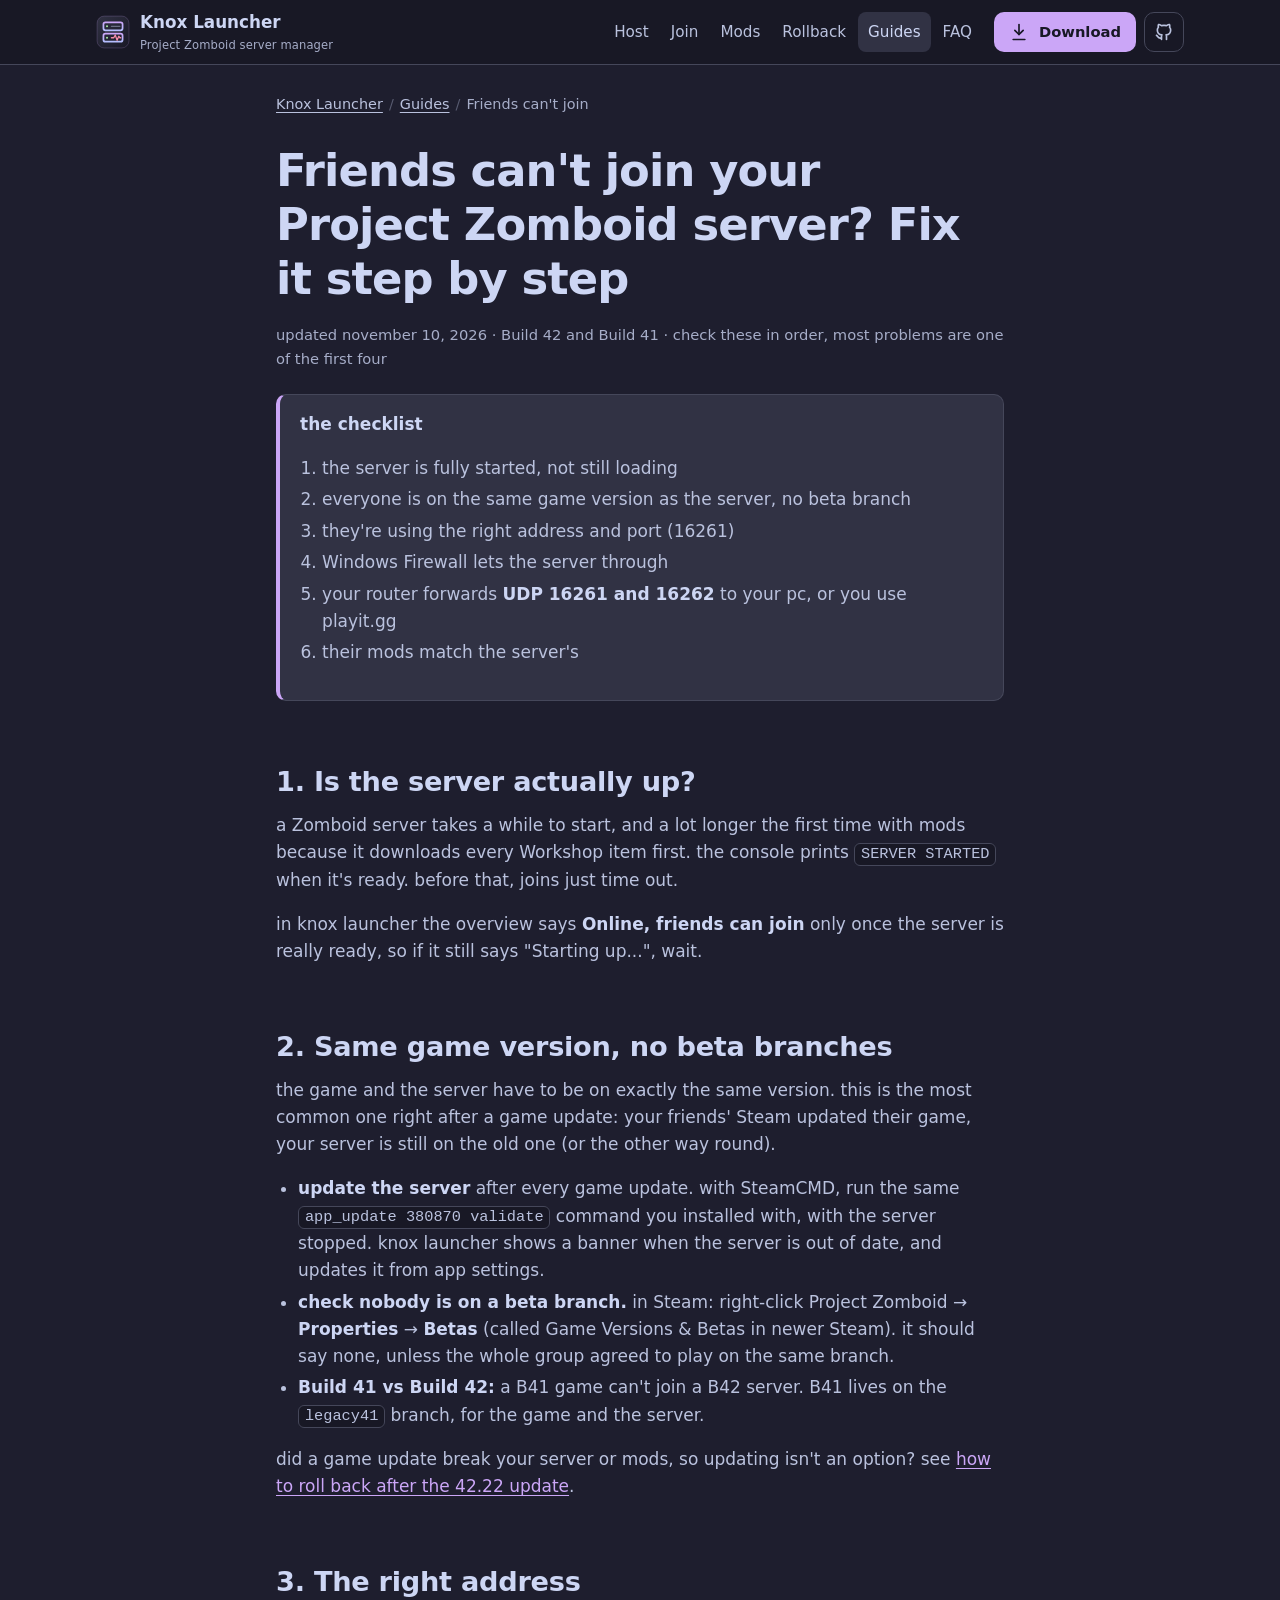
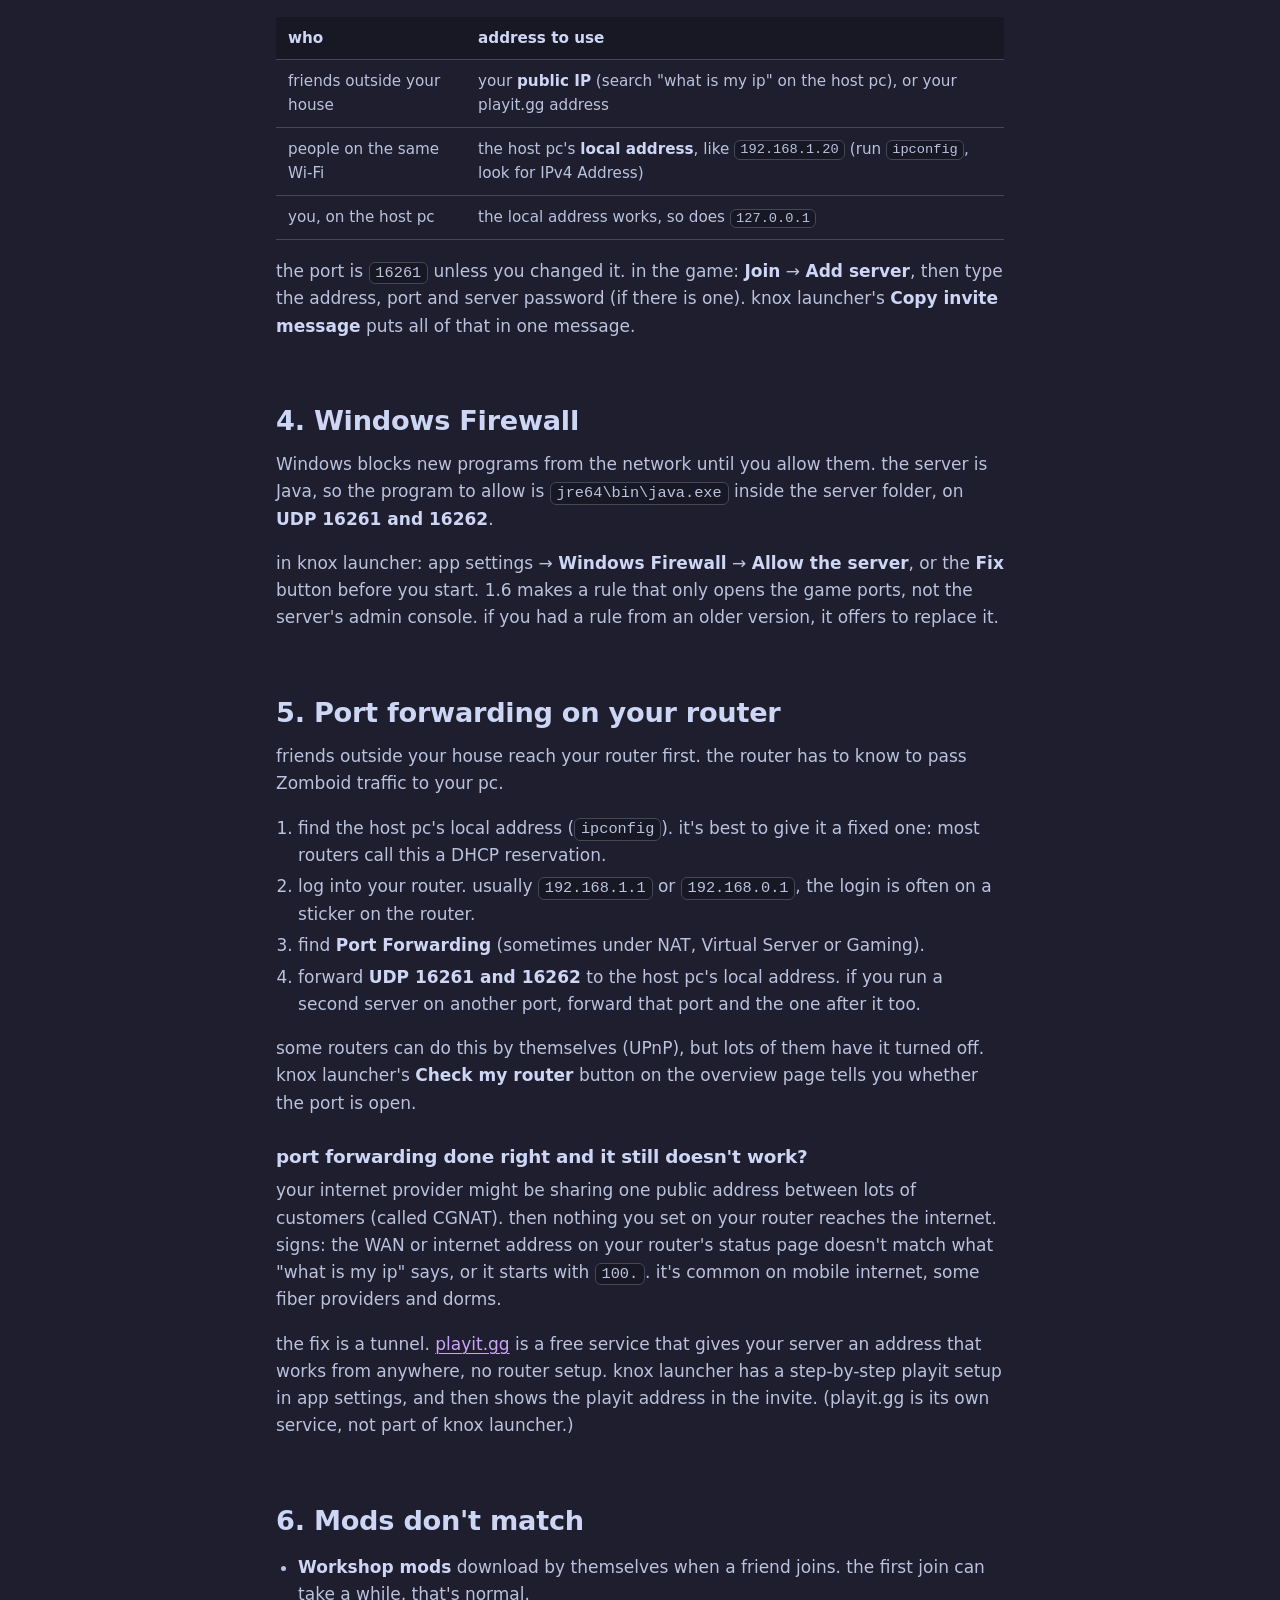
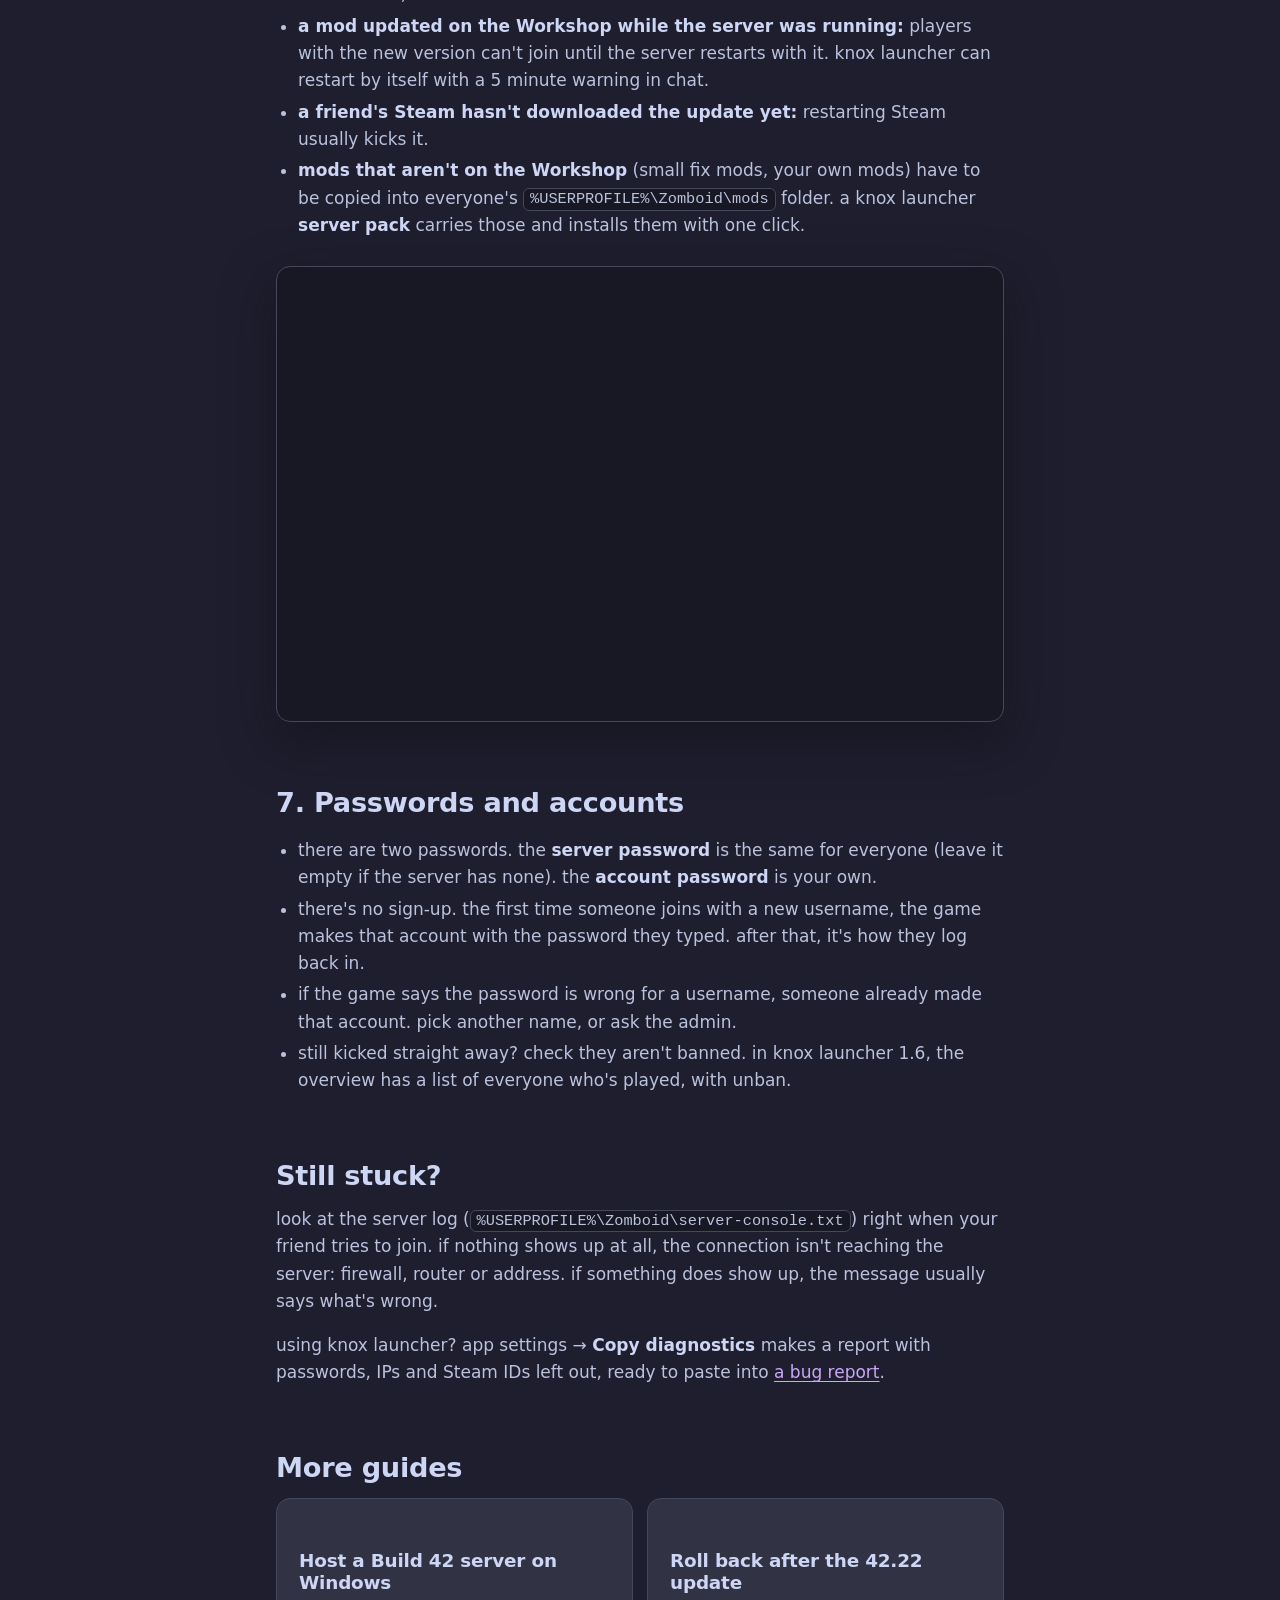
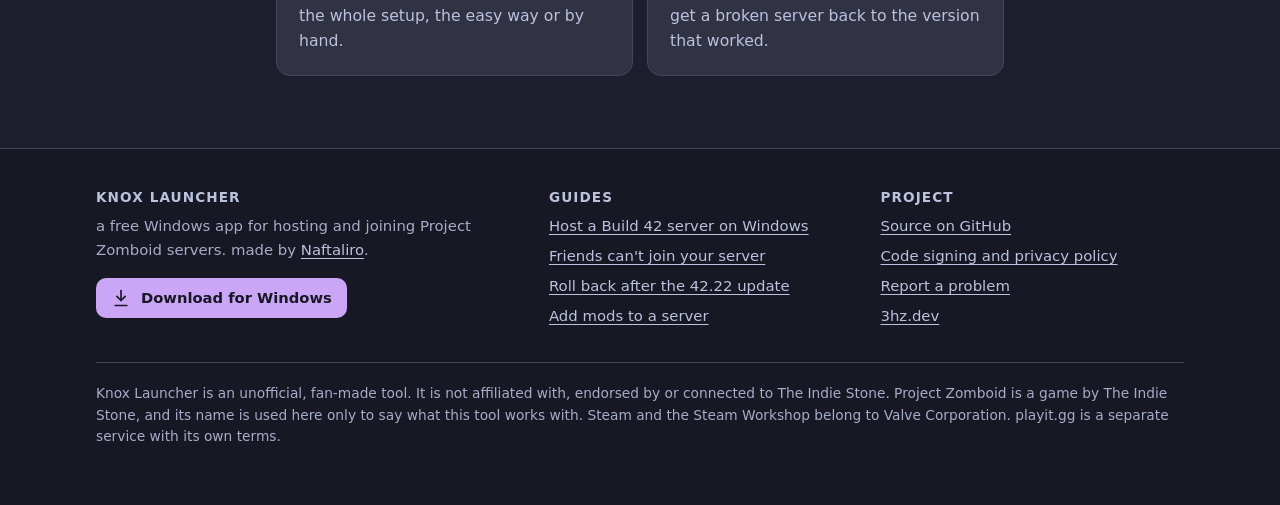
<file: knox/guides/friends-cant-join-project-zomboid-server/index.html>
<!DOCTYPE html>
<html lang="en">
<head>
  <meta charset="utf-8">
  <meta name="viewport" content="width=device-width, initial-scale=1">
  <meta http-equiv="Content-Security-Policy" content="default-src 'self'; img-src 'self' data:; style-src 'self'; script-src 'self'; font-src 'self'; connect-src 'none'; form-action 'none'; base-uri 'none'; object-src 'none'">
  <meta name="referrer" content="strict-origin-when-cross-origin">
  <title>Friends can't join your Project Zomboid server? Fix it step by step · Knox Launcher</title>
  <meta name="description" content="Why friends can't connect to your Project Zomboid server and how to fix it: version mismatch, Windows Firewall, port forwarding UDP 16261 and 16262, CGNAT, playit.gg, mods and passwords.">
  <link rel="canonical" href="https://3hz.dev/knox/guides/friends-cant-join-project-zomboid-server/">
  <meta name="color-scheme" content="dark">
  <meta name="theme-color" content="#1e1e2e">
  <meta name="author" content="Naftaliro">
  <meta property="og:type" content="article">
  <meta property="og:site_name" content="Knox Launcher">
  <meta property="og:title" content="Friends can't join your Project Zomboid server? Fix it step by step">
  <meta property="og:description" content="Version mismatch, Windows Firewall, port forwarding, CGNAT, mods and passwords: every reason friends can't connect, in the order to check them.">
  <meta property="og:url" content="https://3hz.dev/knox/guides/friends-cant-join-project-zomboid-server/">
  <meta property="og:image" content="https://3hz.dev/knox/img/og.png">
  <meta property="og:image:width" content="1200">
  <meta property="og:image:height" content="630">
  <meta property="og:image:alt" content="Knox Launcher logo next to the words: Project Zomboid servers without the ini files.">
  <meta name="twitter:card" content="summary_large_image">
  <meta name="twitter:title" content="Friends can't join your Project Zomboid server? Fix it step by step">
  <meta name="twitter:description" content="Version mismatch, Windows Firewall, port forwarding, CGNAT, mods and passwords: every reason friends can't connect, in the order to check them.">
  <meta name="twitter:image" content="https://3hz.dev/knox/img/og.png">
  <link rel="icon" href="/knox/favicon.ico" sizes="32x32">
  <link rel="icon" href="/knox/favicon.svg" type="image/svg+xml">
  <link rel="apple-touch-icon" href="/knox/apple-touch-icon.png">
  <link rel="manifest" href="/knox/site.webmanifest">
  <link rel="stylesheet" href="/knox/css/style.css">
  <script type="application/ld+json">
  {
    "@context": "https://schema.org",
    "@graph": [
      {
        "@type": "TechArticle",
        "headline": "Friends can't join your Project Zomboid server? Fix it step by step",
        "description": "Every reason friends can't connect to a Project Zomboid server, in the order to check them.",
        "url": "https://3hz.dev/knox/guides/friends-cant-join-project-zomboid-server/",
        "mainEntityOfPage": "https://3hz.dev/knox/guides/friends-cant-join-project-zomboid-server/",
        "image": "https://3hz.dev/knox/img/og.png",
        "datePublished": "2026-11-10",
        "dateModified": "2026-11-10",
        "inLanguage": "en",
        "author": { "@type": "Person", "name": "Mitchell Berg", "alternateName": "Naftaliro", "url": "https://3hz.dev" },
        "publisher": { "@type": "Person", "name": "Mitchell Berg", "alternateName": "Naftaliro", "url": "https://3hz.dev" },
        "about": { "@id": "https://3hz.dev/knox/#app" }
      },
      {
        "@type": "BreadcrumbList",
        "itemListElement": [
          { "@type": "ListItem", "position": 1, "name": "Knox Launcher", "item": "https://3hz.dev/knox/" },
          { "@type": "ListItem", "position": 2, "name": "Guides", "item": "https://3hz.dev/knox/guides/" },
          { "@type": "ListItem", "position": 3, "name": "Friends can't join your server", "item": "https://3hz.dev/knox/guides/friends-cant-join-project-zomboid-server/" }
        ]
      }
    ]
  }
  </script>
</head>
<body>
<a class="skip" href="#main">skip to content</a>

<header class="top">
  <div class="wrap top-in">
    <a class="logo" href="/knox/" aria-label="Knox Launcher home">
      <img src="/knox/img/icon.svg" alt="" width="34" height="34">
      <span>Knox Launcher<small>Project Zomboid server manager</small></span>
    </a>
    <nav class="nav" aria-label="main">
      <a href="/knox/#host">Host</a>
      <a href="/knox/#join">Join</a>
      <a href="/knox/#modded">Mods</a>
      <a href="/knox/#rollback">Rollback</a>
      <a href="/knox/guides/" aria-current="page">Guides</a>
      <a href="/knox/#faq">FAQ</a>
    </nav>
    <div class="top-actions">
      <a class="btn btn-primary btn-sm" href="https://github.com/Naftaliro/pz-server-manager/releases/latest"><svg class="i" aria-hidden="true"><use href="/knox/img/icons.svg#download"/></svg>Download</a>
      <a class="icon-btn" href="https://github.com/Naftaliro/pz-server-manager" aria-label="Knox Launcher on GitHub"><svg aria-hidden="true"><use href="/knox/img/icons.svg#github"/></svg></a>
    </div>
  </div>
</header>

<main id="main" class="wrap narrow">
  <nav aria-label="breadcrumb"><ol class="crumbs"><li><a href="/knox/">Knox Launcher</a></li><li><a href="/knox/guides/">Guides</a></li><li aria-current="page">Friends can't join</li></ol></nav>

  <article class="article">
    <h1>Friends can't join your Project Zomboid server? Fix it step by step</h1>
    <p class="meta">updated november 10, 2026 · Build 42 and Build 41 · check these in order, most problems are one of the first four</p>

    <div class="tldr">
      <p class="t">the checklist</p>
      <ol>
        <li>the server is fully started, not still loading</li>
        <li>everyone is on the same game version as the server, no beta branch</li>
        <li>they're using the right address and port (16261)</li>
        <li>Windows Firewall lets the server through</li>
        <li>your router forwards <b>UDP 16261 and 16262</b> to your pc, or you use playit.gg</li>
        <li>their mods match the server's</li>
      </ol>
    </div>

    <h2 id="started">1. Is the server actually up?</h2>
    <p>a Zomboid server takes a while to start, and a lot longer the first time with mods because it downloads every Workshop item first. the console prints <code>SERVER STARTED</code> when it's ready. before that, joins just time out.</p>
    <p>in knox launcher the overview says <b>Online, friends can join</b> only once the server is really ready, so if it still says "Starting up...", wait.</p>

    <h2 id="version">2. Same game version, no beta branches</h2>
    <p>the game and the server have to be on exactly the same version. this is the most common one right after a game update: your friends' Steam updated their game, your server is still on the old one (or the other way round).</p>
    <ul>
      <li><b>update the server</b> after every game update. with SteamCMD, run the same <code>app_update 380870 validate</code> command you installed with, with the server stopped. knox launcher shows a banner when the server is out of date, and updates it from app settings.</li>
      <li><b>check nobody is on a beta branch.</b> in Steam: right-click Project Zomboid → <b>Properties</b> → <b>Betas</b> (called Game Versions &amp; Betas in newer Steam). it should say none, unless the whole group agreed to play on the same branch.</li>
      <li><b>Build 41 vs Build 42:</b> a B41 game can't join a B42 server. B41 lives on the <code>legacy41</code> branch, for the game and the server.</li>
    </ul>
    <p>did a game update break your server or mods, so updating isn't an option? see <a href="/knox/guides/roll-back-project-zomboid-server-update/">how to roll back after the 42.22 update</a>.</p>

    <h2 id="address">3. The right address</h2>
    <table>
      <thead><tr><th>who</th><th>address to use</th></tr></thead>
      <tbody>
        <tr><td>friends outside your house</td><td>your <b>public IP</b> (search "what is my ip" on the host pc), or your playit.gg address</td></tr>
        <tr><td>people on the same Wi-Fi</td><td>the host pc's <b>local address</b>, like <code>192.168.1.20</code> (run <code>ipconfig</code>, look for IPv4 Address)</td></tr>
        <tr><td>you, on the host pc</td><td>the local address works, so does <code>127.0.0.1</code></td></tr>
      </tbody>
    </table>
    <p>the port is <code>16261</code> unless you changed it. in the game: <b>Join</b> → <b>Add server</b>, then type the address, port and server password (if there is one). knox launcher's <b>Copy invite message</b> puts all of that in one message.</p>

    <h2 id="firewall">4. Windows Firewall</h2>
    <p>Windows blocks new programs from the network until you allow them. the server is Java, so the program to allow is <code>jre64\bin\java.exe</code> inside the server folder, on <b>UDP 16261 and 16262</b>.</p>
    <p>in knox launcher: app settings → <b>Windows Firewall</b> → <b>Allow the server</b>, or the <b>Fix</b> button before you start. 1.6 makes a rule that only opens the game ports, not the server's admin console. if you had a rule from an older version, it offers to replace it.</p>

    <h2 id="router">5. Port forwarding on your router</h2>
    <p>friends outside your house reach your router first. the router has to know to pass Zomboid traffic to your pc.</p>
    <ol>
      <li>find the host pc's local address (<code>ipconfig</code>). it's best to give it a fixed one: most routers call this a DHCP reservation.</li>
      <li>log into your router. usually <code>192.168.1.1</code> or <code>192.168.0.1</code>, the login is often on a sticker on the router.</li>
      <li>find <b>Port Forwarding</b> (sometimes under NAT, Virtual Server or Gaming).</li>
      <li>forward <b>UDP 16261 and 16262</b> to the host pc's local address. if you run a second server on another port, forward that port and the one after it too.</li>
    </ol>
    <p>some routers can do this by themselves (UPnP), but lots of them have it turned off. knox launcher's <b>Check my router</b> button on the overview page tells you whether the port is open.</p>

    <h3 id="cgnat">port forwarding done right and it still doesn't work?</h3>
    <p>your internet provider might be sharing one public address between lots of customers (called CGNAT). then nothing you set on your router reaches the internet. signs: the WAN or internet address on your router's status page doesn't match what "what is my ip" says, or it starts with <code>100.</code>. it's common on mobile internet, some fiber providers and dorms.</p>
    <p>the fix is a tunnel. <a href="https://playit.gg">playit.gg</a> is a free service that gives your server an address that works from anywhere, no router setup. knox launcher has a step-by-step playit setup in app settings, and then shows the playit address in the invite. (playit.gg is its own service, not part of knox launcher.)</p>

    <h2 id="mods">6. Mods don't match</h2>
    <ul>
      <li><b>Workshop mods</b> download by themselves when a friend joins. the first join can take a while, that's normal.</li>
      <li><b>a mod updated on the Workshop while the server was running:</b> players with the new version can't join until the server restarts with it. knox launcher can restart by itself with a 5 minute warning in chat.</li>
      <li><b>a friend's Steam hasn't downloaded the update yet:</b> restarting Steam usually kicks it.</li>
      <li><b>mods that aren't on the Workshop</b> (small fix mods, your own mods) have to be copied into everyone's <code>%USERPROFILE%\Zomboid\mods</code> folder. a knox launcher <b>server pack</b> carries those and installs them with one click.</li>
    </ul>
    <figure class="shot with-cap">
      <img src="/knox/img/screens/play.png" width="1920" height="1200" loading="lazy" decoding="async" alt="The Play page after opening a server pack, saying your mods match this server.">
    </figure>

    <h2 id="accounts">7. Passwords and accounts</h2>
    <ul>
      <li>there are two passwords. the <b>server password</b> is the same for everyone (leave it empty if the server has none). the <b>account password</b> is your own.</li>
      <li>there's no sign-up. the first time someone joins with a new username, the game makes that account with the password they typed. after that, it's how they log back in.</li>
      <li>if the game says the password is wrong for a username, someone already made that account. pick another name, or ask the admin.</li>
      <li>still kicked straight away? check they aren't banned. in knox launcher 1.6, the overview has a list of everyone who's played, with unban.</li>
    </ul>

    <h2 id="still">Still stuck?</h2>
    <p>look at the server log (<code>%USERPROFILE%\Zomboid\server-console.txt</code>) right when your friend tries to join. if nothing shows up at all, the connection isn't reaching the server: firewall, router or address. if something does show up, the message usually says what's wrong.</p>
    <p>using knox launcher? app settings → <b>Copy diagnostics</b> makes a report with passwords, IPs and Steam IDs left out, ready to paste into <a href="https://github.com/Naftaliro/pz-server-manager/issues/new/choose">a bug report</a>.</p>

    <section class="next-guides" aria-labelledby="t-more">
      <h2 id="t-more">More guides</h2>
      <div class="guide-list">
        <a class="card" href="/knox/guides/host-project-zomboid-server-windows/"><h3>Host a Build 42 server on Windows</h3><p>the whole setup, the easy way or by hand.</p></a>
        <a class="card" href="/knox/guides/roll-back-project-zomboid-server-update/"><h3>Roll back after the 42.22 update</h3><p>get a broken server back to the version that worked.</p></a>
      </div>
    </section>
  </article>
</main>

<footer class="foot">
  <div class="wrap">
    <div class="foot-grid">
      <div>
        <h2>Knox Launcher</h2>
        <p>a free Windows app for hosting and joining Project Zomboid servers. made by <a href="https://3hz.dev">Naftaliro</a>.</p>
        <p><a class="btn btn-primary btn-sm" href="https://github.com/Naftaliro/pz-server-manager/releases/latest"><svg class="i" aria-hidden="true"><use href="/knox/img/icons.svg#download"/></svg>Download for Windows</a></p>
      </div>
      <nav aria-label="guides">
        <h2>Guides</h2>
        <ul>
          <li><a href="/knox/guides/host-project-zomboid-server-windows/">Host a Build 42 server on Windows</a></li>
          <li><a href="/knox/guides/friends-cant-join-project-zomboid-server/">Friends can't join your server</a></li>
          <li><a href="/knox/guides/roll-back-project-zomboid-server-update/">Roll back after the 42.22 update</a></li>
          <li><a href="/knox/guides/project-zomboid-server-mods/">Add mods to a server</a></li>
        </ul>
      </nav>
      <nav aria-label="project">
        <h2>Project</h2>
        <ul>
          <li><a href="https://github.com/Naftaliro/pz-server-manager">Source on GitHub</a></li>
          <li><a href="https://github.com/Naftaliro/pz-server-manager/blob/main/CODE_SIGNING_POLICY.md">Code signing and privacy policy</a></li>
          <li><a href="https://github.com/Naftaliro/pz-server-manager/issues/new/choose">Report a problem</a></li>
          <li><a href="https://3hz.dev">3hz.dev</a></li>
        </ul>
      </nav>
    </div>
    <p class="disclaimer">Knox Launcher is an unofficial, fan-made tool. It is not affiliated with, endorsed by or connected to The Indie Stone. Project Zomboid is a game by The Indie Stone, and its name is used here only to say what this tool works with. Steam and the Steam Workshop belong to Valve Corporation. playit.gg is a separate service with its own terms.</p>
  </div>
</footer>
</body>
</html>
</file>
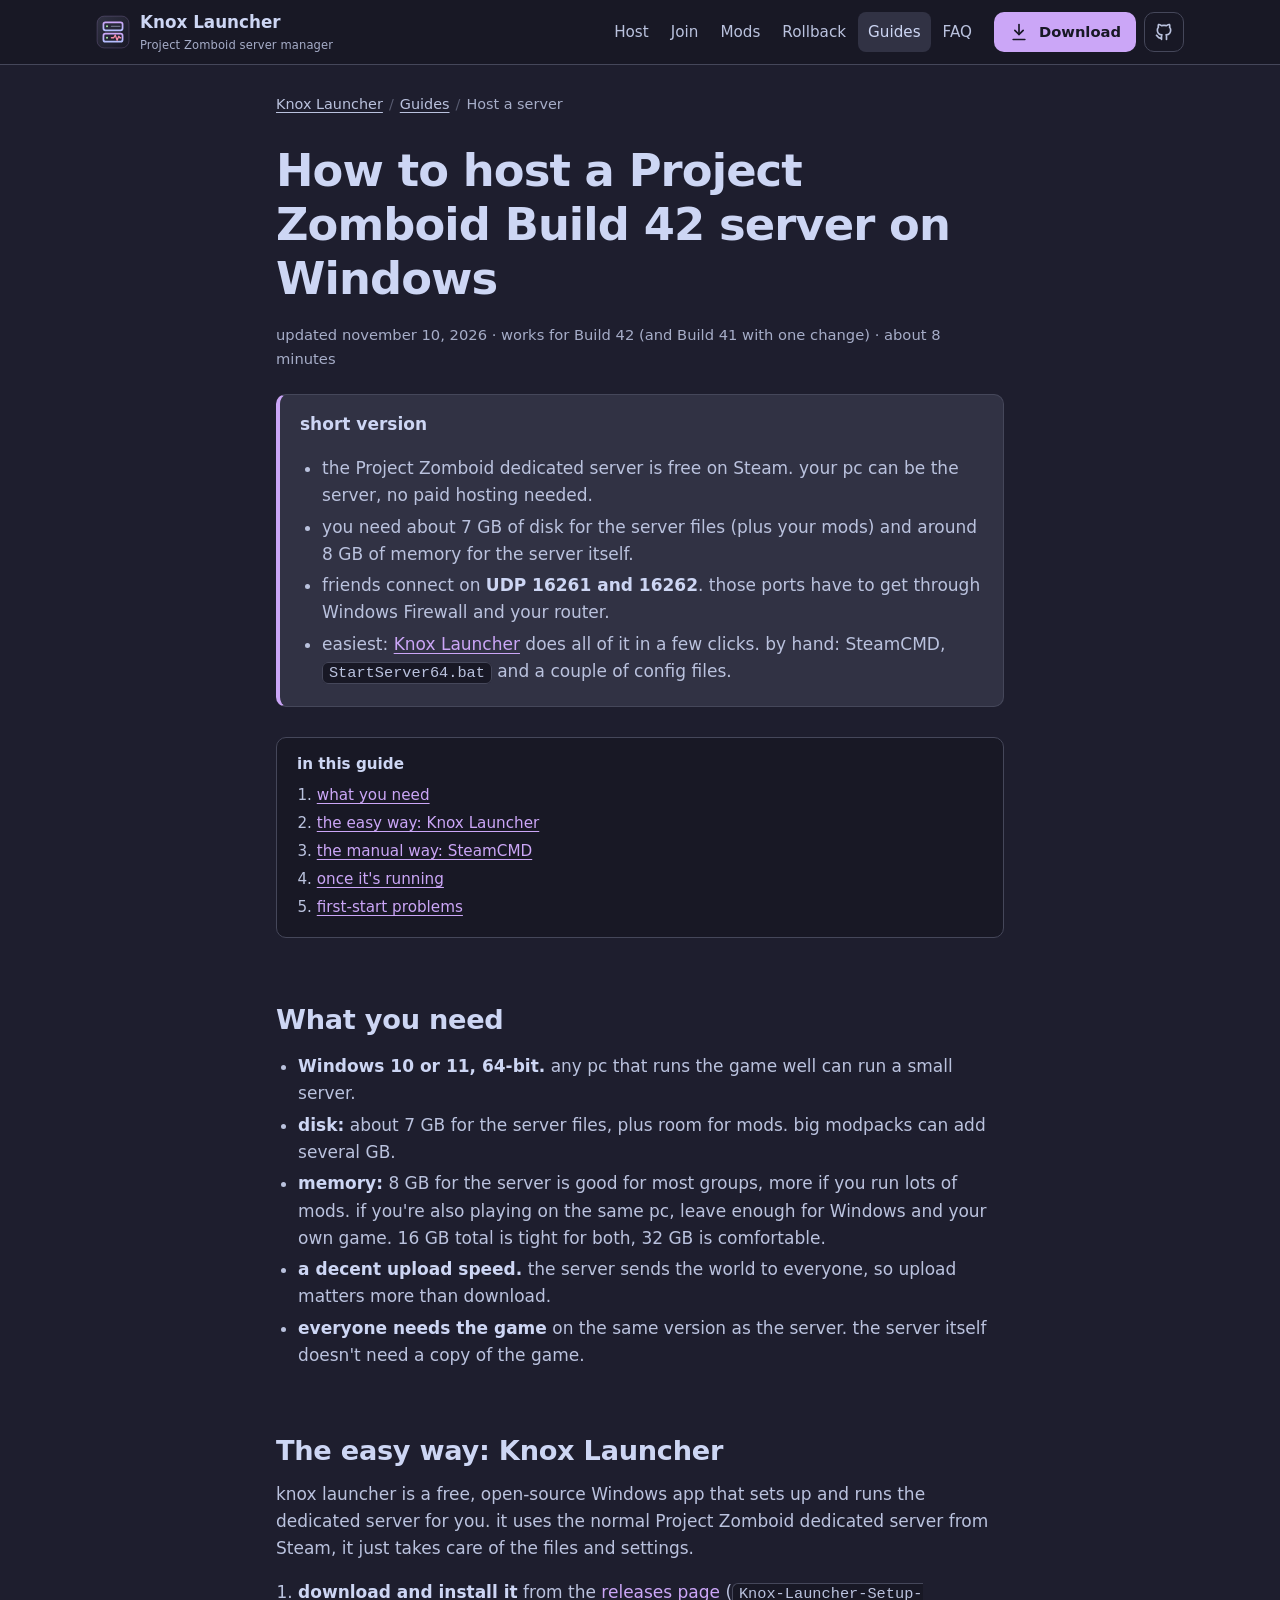
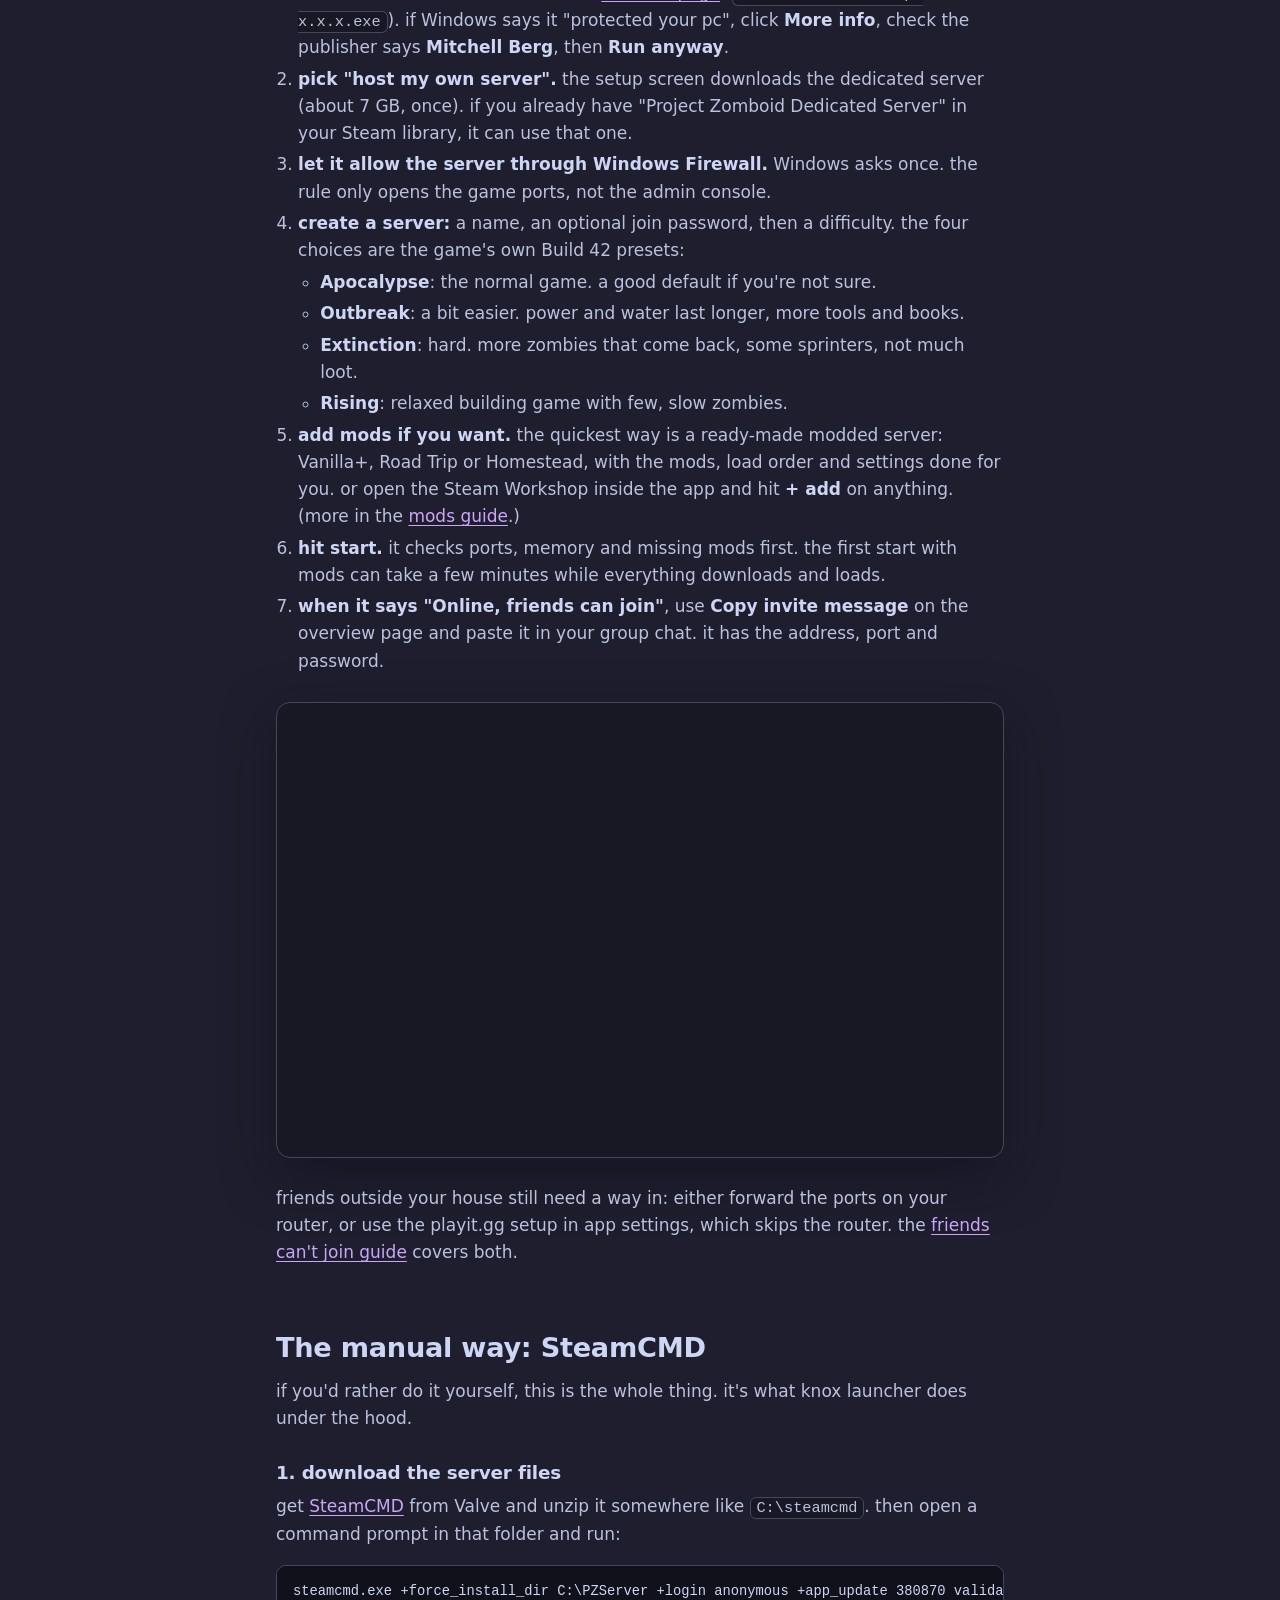
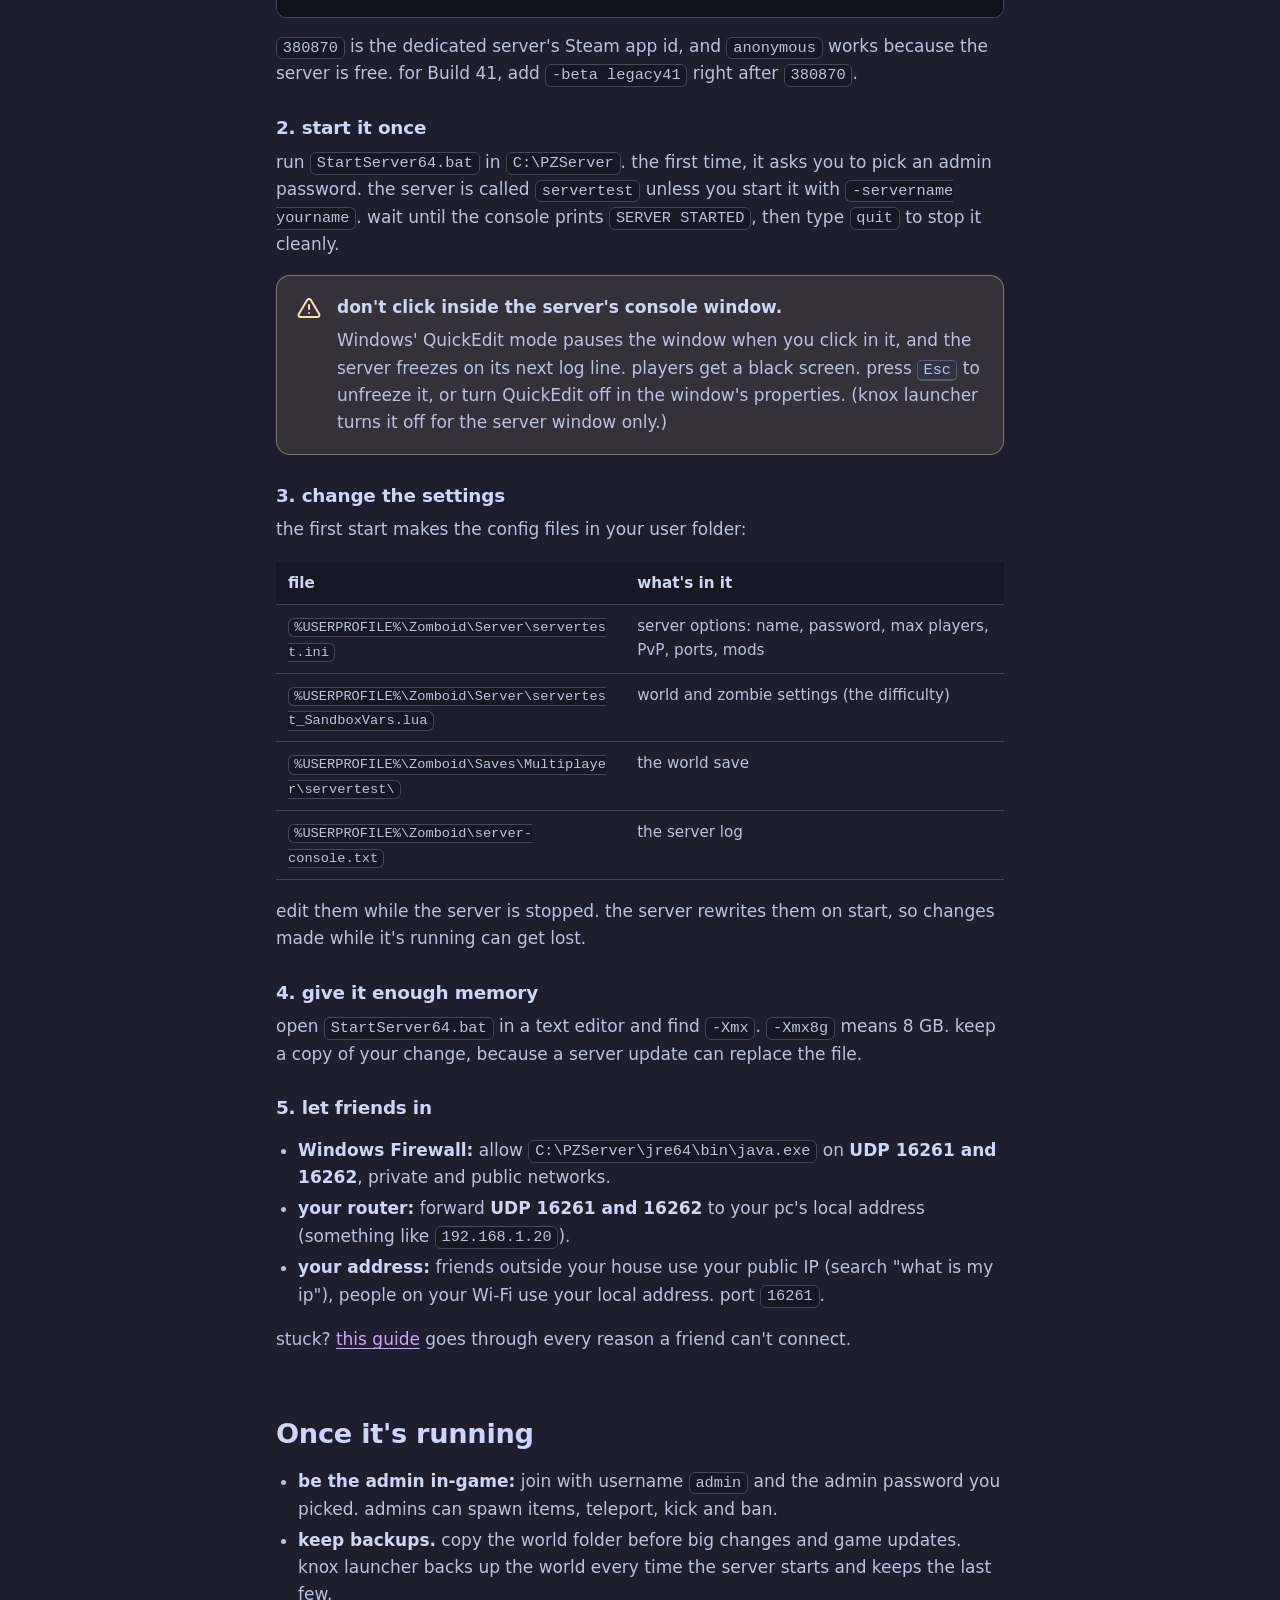
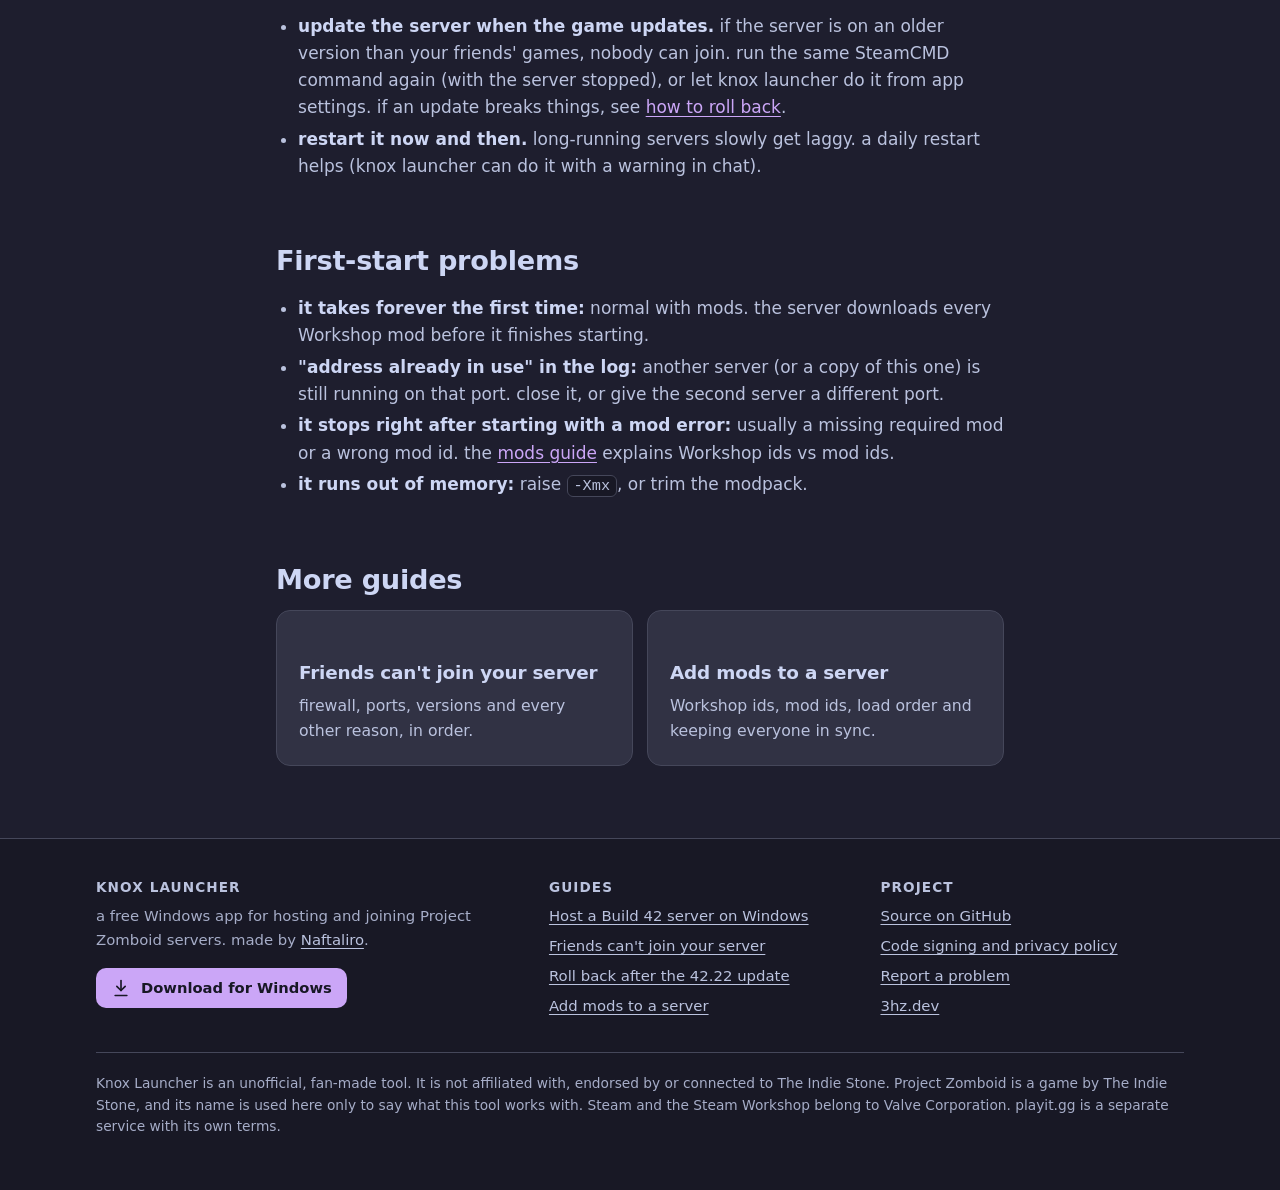
<file: knox/guides/host-project-zomboid-server-windows/index.html>
<!DOCTYPE html>
<html lang="en">
<head>
  <meta charset="utf-8">
  <meta name="viewport" content="width=device-width, initial-scale=1">
  <meta http-equiv="Content-Security-Policy" content="default-src 'self'; img-src 'self' data:; style-src 'self'; script-src 'self'; font-src 'self'; connect-src 'none'; form-action 'none'; base-uri 'none'; object-src 'none'">
  <meta name="referrer" content="strict-origin-when-cross-origin">
  <title>How to host a Project Zomboid Build 42 server on Windows · Knox Launcher</title>
  <meta name="description" content="Step by step: host a Project Zomboid Build 42 dedicated server on your own Windows PC. What you need, the easy way with Knox Launcher, the manual SteamCMD way, ports, memory and first-start problems.">
  <link rel="canonical" href="https://3hz.dev/knox/guides/host-project-zomboid-server-windows/">
  <meta name="color-scheme" content="dark">
  <meta name="theme-color" content="#1e1e2e">
  <meta name="author" content="Naftaliro">
  <meta property="og:type" content="article">
  <meta property="og:site_name" content="Knox Launcher">
  <meta property="og:title" content="How to host a Project Zomboid Build 42 server on Windows">
  <meta property="og:description" content="Your own Project Zomboid dedicated server on Windows: what you need, the easy way and the manual SteamCMD way, ports, memory and first-start problems.">
  <meta property="og:url" content="https://3hz.dev/knox/guides/host-project-zomboid-server-windows/">
  <meta property="og:image" content="https://3hz.dev/knox/img/og.png">
  <meta property="og:image:width" content="1200">
  <meta property="og:image:height" content="630">
  <meta property="og:image:alt" content="Knox Launcher logo next to the words: Project Zomboid servers without the ini files.">
  <meta name="twitter:card" content="summary_large_image">
  <meta name="twitter:title" content="How to host a Project Zomboid Build 42 server on Windows">
  <meta name="twitter:description" content="Your own Project Zomboid dedicated server on Windows: what you need, the easy way and the manual SteamCMD way, ports, memory and first-start problems.">
  <meta name="twitter:image" content="https://3hz.dev/knox/img/og.png">
  <link rel="icon" href="/knox/favicon.ico" sizes="32x32">
  <link rel="icon" href="/knox/favicon.svg" type="image/svg+xml">
  <link rel="apple-touch-icon" href="/knox/apple-touch-icon.png">
  <link rel="manifest" href="/knox/site.webmanifest">
  <link rel="stylesheet" href="/knox/css/style.css">
  <script type="application/ld+json">
  {
    "@context": "https://schema.org",
    "@graph": [
      {
        "@type": "TechArticle",
        "headline": "How to host a Project Zomboid Build 42 server on Windows",
        "description": "Host a Project Zomboid Build 42 dedicated server on your own Windows PC, the easy way with Knox Launcher or by hand with SteamCMD.",
        "url": "https://3hz.dev/knox/guides/host-project-zomboid-server-windows/",
        "mainEntityOfPage": "https://3hz.dev/knox/guides/host-project-zomboid-server-windows/",
        "image": "https://3hz.dev/knox/img/og.png",
        "datePublished": "2026-11-10",
        "dateModified": "2026-11-10",
        "inLanguage": "en",
        "author": { "@type": "Person", "name": "Mitchell Berg", "alternateName": "Naftaliro", "url": "https://3hz.dev" },
        "publisher": { "@type": "Person", "name": "Mitchell Berg", "alternateName": "Naftaliro", "url": "https://3hz.dev" },
        "about": { "@id": "https://3hz.dev/knox/#app" }
      },
      {
        "@type": "BreadcrumbList",
        "itemListElement": [
          { "@type": "ListItem", "position": 1, "name": "Knox Launcher", "item": "https://3hz.dev/knox/" },
          { "@type": "ListItem", "position": 2, "name": "Guides", "item": "https://3hz.dev/knox/guides/" },
          { "@type": "ListItem", "position": 3, "name": "Host a Build 42 server on Windows", "item": "https://3hz.dev/knox/guides/host-project-zomboid-server-windows/" }
        ]
      }
    ]
  }
  </script>
</head>
<body>
<a class="skip" href="#main">skip to content</a>

<header class="top">
  <div class="wrap top-in">
    <a class="logo" href="/knox/" aria-label="Knox Launcher home">
      <img src="/knox/img/icon.svg" alt="" width="34" height="34">
      <span>Knox Launcher<small>Project Zomboid server manager</small></span>
    </a>
    <nav class="nav" aria-label="main">
      <a href="/knox/#host">Host</a>
      <a href="/knox/#join">Join</a>
      <a href="/knox/#modded">Mods</a>
      <a href="/knox/#rollback">Rollback</a>
      <a href="/knox/guides/" aria-current="page">Guides</a>
      <a href="/knox/#faq">FAQ</a>
    </nav>
    <div class="top-actions">
      <a class="btn btn-primary btn-sm" href="https://github.com/Naftaliro/pz-server-manager/releases/latest"><svg class="i" aria-hidden="true"><use href="/knox/img/icons.svg#download"/></svg>Download</a>
      <a class="icon-btn" href="https://github.com/Naftaliro/pz-server-manager" aria-label="Knox Launcher on GitHub"><svg aria-hidden="true"><use href="/knox/img/icons.svg#github"/></svg></a>
    </div>
  </div>
</header>

<main id="main" class="wrap narrow">
  <nav aria-label="breadcrumb"><ol class="crumbs"><li><a href="/knox/">Knox Launcher</a></li><li><a href="/knox/guides/">Guides</a></li><li aria-current="page">Host a server</li></ol></nav>

  <article class="article">
    <h1>How to host a Project Zomboid Build 42 server on Windows</h1>
    <p class="meta">updated november 10, 2026 · works for Build 42 (and Build 41 with one change) · about 8 minutes</p>

    <div class="tldr">
      <p class="t">short version</p>
      <ul>
        <li>the Project Zomboid dedicated server is free on Steam. your pc can be the server, no paid hosting needed.</li>
        <li>you need about 7 GB of disk for the server files (plus your mods) and around 8 GB of memory for the server itself.</li>
        <li>friends connect on <b>UDP 16261 and 16262</b>. those ports have to get through Windows Firewall and your router.</li>
        <li>easiest: <a href="https://github.com/Naftaliro/pz-server-manager/releases/latest">Knox Launcher</a> does all of it in a few clicks. by hand: SteamCMD, <code>StartServer64.bat</code> and a couple of config files.</li>
      </ul>
    </div>

    <div class="toc">
      <b>in this guide</b>
      <ol>
        <li><a href="#need">what you need</a></li>
        <li><a href="#easy">the easy way: Knox Launcher</a></li>
        <li><a href="#manual">the manual way: SteamCMD</a></li>
        <li><a href="#after">once it's running</a></li>
        <li><a href="#problems">first-start problems</a></li>
      </ol>
    </div>

    <h2 id="need">What you need</h2>
    <ul>
      <li><b>Windows 10 or 11, 64-bit.</b> any pc that runs the game well can run a small server.</li>
      <li><b>disk:</b> about 7 GB for the server files, plus room for mods. big modpacks can add several GB.</li>
      <li><b>memory:</b> 8 GB for the server is good for most groups, more if you run lots of mods. if you're also playing on the same pc, leave enough for Windows and your own game. 16 GB total is tight for both, 32 GB is comfortable.</li>
      <li><b>a decent upload speed.</b> the server sends the world to everyone, so upload matters more than download.</li>
      <li><b>everyone needs the game</b> on the same version as the server. the server itself doesn't need a copy of the game.</li>
    </ul>

    <h2 id="easy">The easy way: Knox Launcher</h2>
    <p>knox launcher is a free, open-source Windows app that sets up and runs the dedicated server for you. it uses the normal Project Zomboid dedicated server from Steam, it just takes care of the files and settings.</p>
    <ol>
      <li><b>download and install it</b> from the <a href="https://github.com/Naftaliro/pz-server-manager/releases/latest">releases page</a> (<code>Knox-Launcher-Setup-x.x.x.exe</code>). if Windows says it "protected your pc", click <b>More info</b>, check the publisher says <b>Mitchell Berg</b>, then <b>Run anyway</b>.</li>
      <li><b>pick "host my own server".</b> the setup screen downloads the dedicated server (about 7 GB, once). if you already have "Project Zomboid Dedicated Server" in your Steam library, it can use that one.</li>
      <li><b>let it allow the server through Windows Firewall.</b> Windows asks once. the rule only opens the game ports, not the admin console.</li>
      <li><b>create a server:</b> a name, an optional join password, then a difficulty. the four choices are the game's own Build 42 presets:
        <ul>
          <li><b>Apocalypse</b>: the normal game. a good default if you're not sure.</li>
          <li><b>Outbreak</b>: a bit easier. power and water last longer, more tools and books.</li>
          <li><b>Extinction</b>: hard. more zombies that come back, some sprinters, not much loot.</li>
          <li><b>Rising</b>: relaxed building game with few, slow zombies.</li>
        </ul>
      </li>
      <li><b>add mods if you want.</b> the quickest way is a ready-made modded server: Vanilla+, Road Trip or Homestead, with the mods, load order and settings done for you. or open the Steam Workshop inside the app and hit <b>+ add</b> on anything. (more in the <a href="/knox/guides/project-zomboid-server-mods/">mods guide</a>.)</li>
      <li><b>hit start.</b> it checks ports, memory and missing mods first. the first start with mods can take a few minutes while everything downloads and loads.</li>
      <li><b>when it says "Online, friends can join"</b>, use <b>Copy invite message</b> on the overview page and paste it in your group chat. it has the address, port and password.</li>
    </ol>
    <figure class="shot with-cap">
      <img src="/knox/img/screens/overview.png" width="1920" height="1200" loading="lazy" decoding="async" alt="Knox Launcher's overview page for a running server, with the invite box and the players online list.">
    </figure>
    <p>friends outside your house still need a way in: either forward the ports on your router, or use the playit.gg setup in app settings, which skips the router. the <a href="/knox/guides/friends-cant-join-project-zomboid-server/">friends can't join guide</a> covers both.</p>

    <h2 id="manual">The manual way: SteamCMD</h2>
    <p>if you'd rather do it yourself, this is the whole thing. it's what knox launcher does under the hood.</p>

    <h3>1. download the server files</h3>
    <p>get <a href="https://developer.valvesoftware.com/wiki/SteamCMD">SteamCMD</a> from Valve and unzip it somewhere like <code>C:\steamcmd</code>. then open a command prompt in that folder and run:</p>
    <pre tabindex="0"><code>steamcmd.exe +force_install_dir C:\PZServer +login anonymous +app_update 380870 validate +quit</code></pre>
    <p><code>380870</code> is the dedicated server's Steam app id, and <code>anonymous</code> works because the server is free. for Build 41, add <code>-beta legacy41</code> right after <code>380870</code>.</p>

    <h3>2. start it once</h3>
    <p>run <code>StartServer64.bat</code> in <code>C:\PZServer</code>. the first time, it asks you to pick an admin password. the server is called <code>servertest</code> unless you start it with <code>-servername yourname</code>. wait until the console prints <code>SERVER STARTED</code>, then type <code>quit</code> to stop it cleanly.</p>
    <div class="callout warn">
      <svg aria-hidden="true"><use href="/knox/img/icons.svg#alert"/></svg>
      <div>
        <p><b>don't click inside the server's console window.</b></p>
        <p>Windows' QuickEdit mode pauses the window when you click in it, and the server freezes on its next log line. players get a black screen. press <kbd>Esc</kbd> to unfreeze it, or turn QuickEdit off in the window's properties. (knox launcher turns it off for the server window only.)</p>
      </div>
    </div>

    <h3>3. change the settings</h3>
    <p>the first start makes the config files in your user folder:</p>
    <table>
      <thead><tr><th>file</th><th>what's in it</th></tr></thead>
      <tbody>
        <tr><td><code>%USERPROFILE%\Zomboid\Server\servertest.ini</code></td><td>server options: name, password, max players, PvP, ports, mods</td></tr>
        <tr><td><code>%USERPROFILE%\Zomboid\Server\servertest_SandboxVars.lua</code></td><td>world and zombie settings (the difficulty)</td></tr>
        <tr><td><code>%USERPROFILE%\Zomboid\Saves\Multiplayer\servertest\</code></td><td>the world save</td></tr>
        <tr><td><code>%USERPROFILE%\Zomboid\server-console.txt</code></td><td>the server log</td></tr>
      </tbody>
    </table>
    <p>edit them while the server is stopped. the server rewrites them on start, so changes made while it's running can get lost.</p>

    <h3>4. give it enough memory</h3>
    <p>open <code>StartServer64.bat</code> in a text editor and find <code>-Xmx</code>. <code>-Xmx8g</code> means 8 GB. keep a copy of your change, because a server update can replace the file.</p>

    <h3>5. let friends in</h3>
    <ul>
      <li><b>Windows Firewall:</b> allow <code>C:\PZServer\jre64\bin\java.exe</code> on <b>UDP 16261 and 16262</b>, private and public networks.</li>
      <li><b>your router:</b> forward <b>UDP 16261 and 16262</b> to your pc's local address (something like <code>192.168.1.20</code>).</li>
      <li><b>your address:</b> friends outside your house use your public IP (search "what is my ip"), people on your Wi-Fi use your local address. port <code>16261</code>.</li>
    </ul>
    <p>stuck? <a href="/knox/guides/friends-cant-join-project-zomboid-server/">this guide</a> goes through every reason a friend can't connect.</p>

    <h2 id="after">Once it's running</h2>
    <ul>
      <li><b>be the admin in-game:</b> join with username <code>admin</code> and the admin password you picked. admins can spawn items, teleport, kick and ban.</li>
      <li><b>keep backups.</b> copy the world folder before big changes and game updates. knox launcher backs up the world every time the server starts and keeps the last few.</li>
      <li><b>update the server when the game updates.</b> if the server is on an older version than your friends' games, nobody can join. run the same SteamCMD command again (with the server stopped), or let knox launcher do it from app settings. if an update breaks things, see <a href="/knox/guides/roll-back-project-zomboid-server-update/">how to roll back</a>.</li>
      <li><b>restart it now and then.</b> long-running servers slowly get laggy. a daily restart helps (knox launcher can do it with a warning in chat).</li>
    </ul>

    <h2 id="problems">First-start problems</h2>
    <ul>
      <li><b>it takes forever the first time:</b> normal with mods. the server downloads every Workshop mod before it finishes starting.</li>
      <li><b>"address already in use" in the log:</b> another server (or a copy of this one) is still running on that port. close it, or give the second server a different port.</li>
      <li><b>it stops right after starting with a mod error:</b> usually a missing required mod or a wrong mod id. the <a href="/knox/guides/project-zomboid-server-mods/">mods guide</a> explains Workshop ids vs mod ids.</li>
      <li><b>it runs out of memory:</b> raise <code>-Xmx</code>, or trim the modpack.</li>
    </ul>

    <section class="next-guides" aria-labelledby="t-more">
      <h2 id="t-more">More guides</h2>
      <div class="guide-list">
        <a class="card" href="/knox/guides/friends-cant-join-project-zomboid-server/"><h3>Friends can't join your server</h3><p>firewall, ports, versions and every other reason, in order.</p></a>
        <a class="card" href="/knox/guides/project-zomboid-server-mods/"><h3>Add mods to a server</h3><p>Workshop ids, mod ids, load order and keeping everyone in sync.</p></a>
      </div>
    </section>
  </article>
</main>

<footer class="foot">
  <div class="wrap">
    <div class="foot-grid">
      <div>
        <h2>Knox Launcher</h2>
        <p>a free Windows app for hosting and joining Project Zomboid servers. made by <a href="https://3hz.dev">Naftaliro</a>.</p>
        <p><a class="btn btn-primary btn-sm" href="https://github.com/Naftaliro/pz-server-manager/releases/latest"><svg class="i" aria-hidden="true"><use href="/knox/img/icons.svg#download"/></svg>Download for Windows</a></p>
      </div>
      <nav aria-label="guides">
        <h2>Guides</h2>
        <ul>
          <li><a href="/knox/guides/host-project-zomboid-server-windows/">Host a Build 42 server on Windows</a></li>
          <li><a href="/knox/guides/friends-cant-join-project-zomboid-server/">Friends can't join your server</a></li>
          <li><a href="/knox/guides/roll-back-project-zomboid-server-update/">Roll back after the 42.22 update</a></li>
          <li><a href="/knox/guides/project-zomboid-server-mods/">Add mods to a server</a></li>
        </ul>
      </nav>
      <nav aria-label="project">
        <h2>Project</h2>
        <ul>
          <li><a href="https://github.com/Naftaliro/pz-server-manager">Source on GitHub</a></li>
          <li><a href="https://github.com/Naftaliro/pz-server-manager/blob/main/CODE_SIGNING_POLICY.md">Code signing and privacy policy</a></li>
          <li><a href="https://github.com/Naftaliro/pz-server-manager/issues/new/choose">Report a problem</a></li>
          <li><a href="https://3hz.dev">3hz.dev</a></li>
        </ul>
      </nav>
    </div>
    <p class="disclaimer">Knox Launcher is an unofficial, fan-made tool. It is not affiliated with, endorsed by or connected to The Indie Stone. Project Zomboid is a game by The Indie Stone, and its name is used here only to say what this tool works with. Steam and the Steam Workshop belong to Valve Corporation. playit.gg is a separate service with its own terms.</p>
  </div>
</footer>
</body>
</html>
</file>
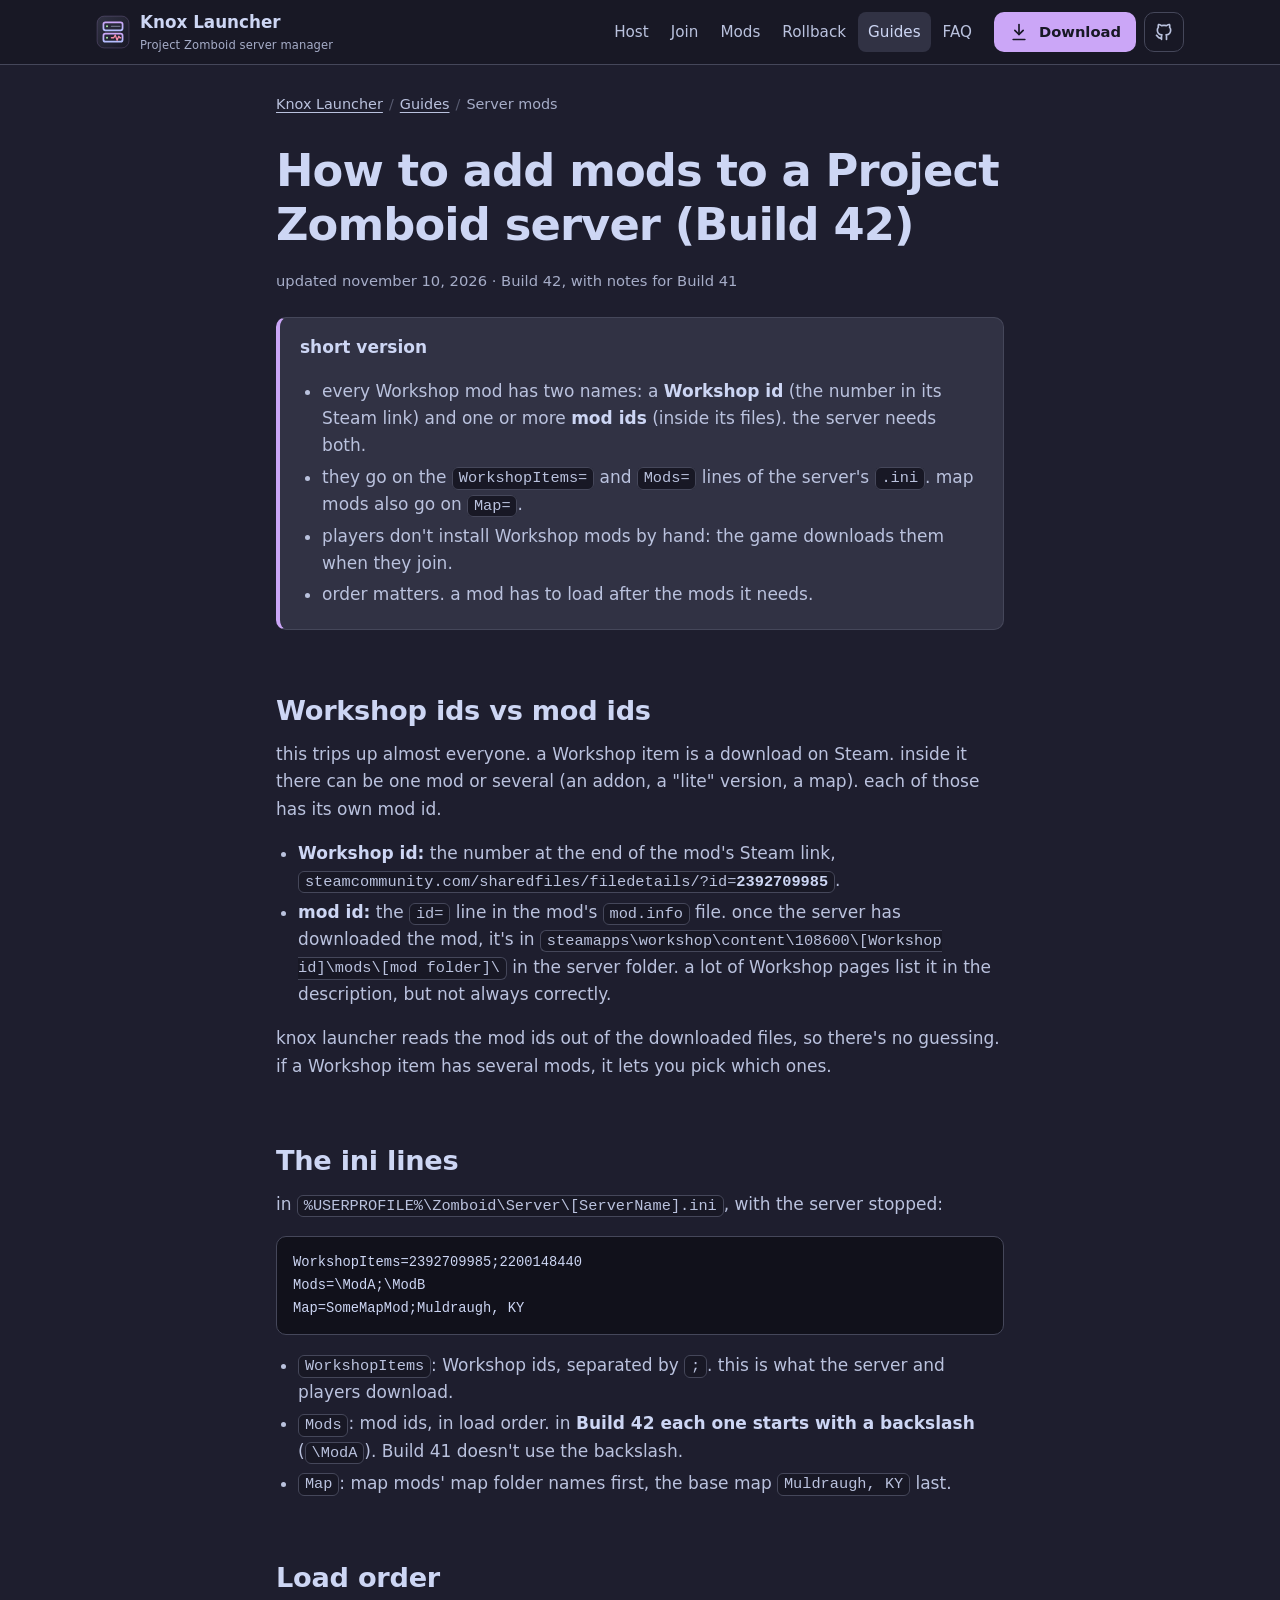
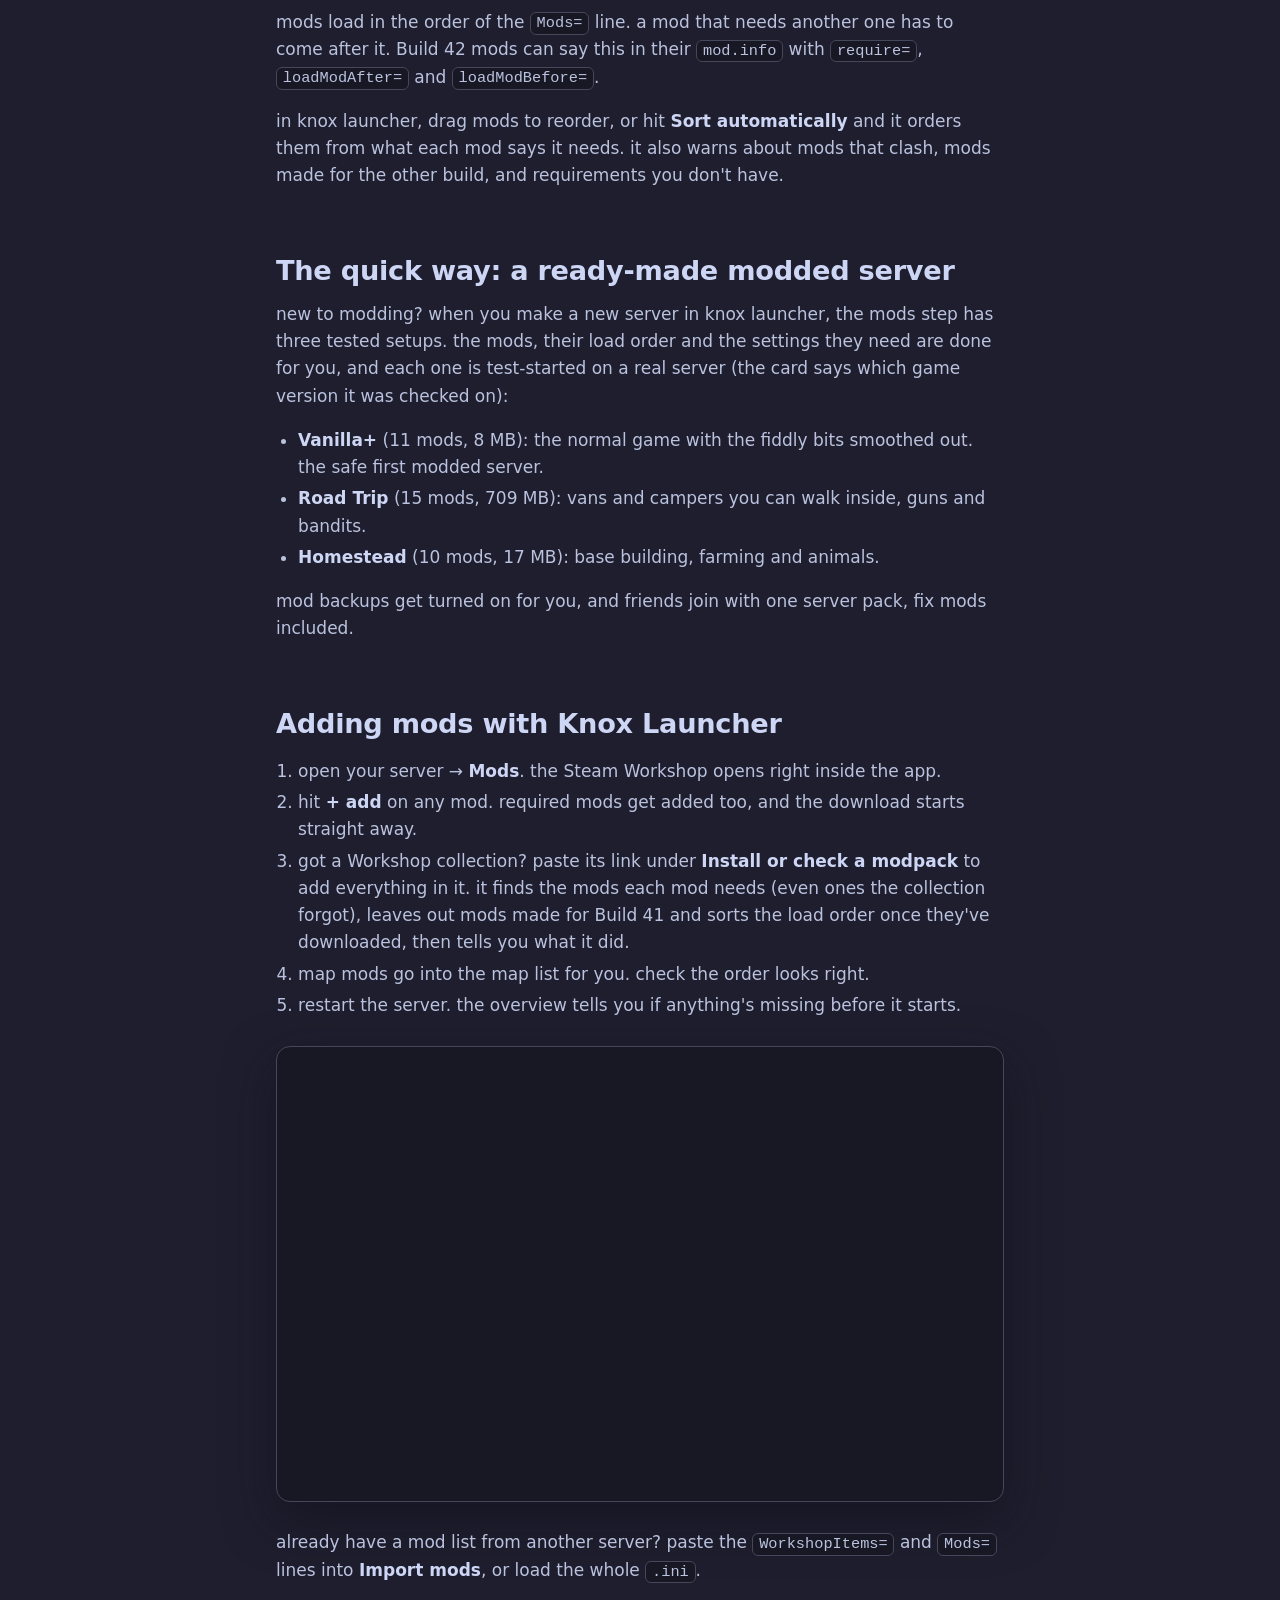
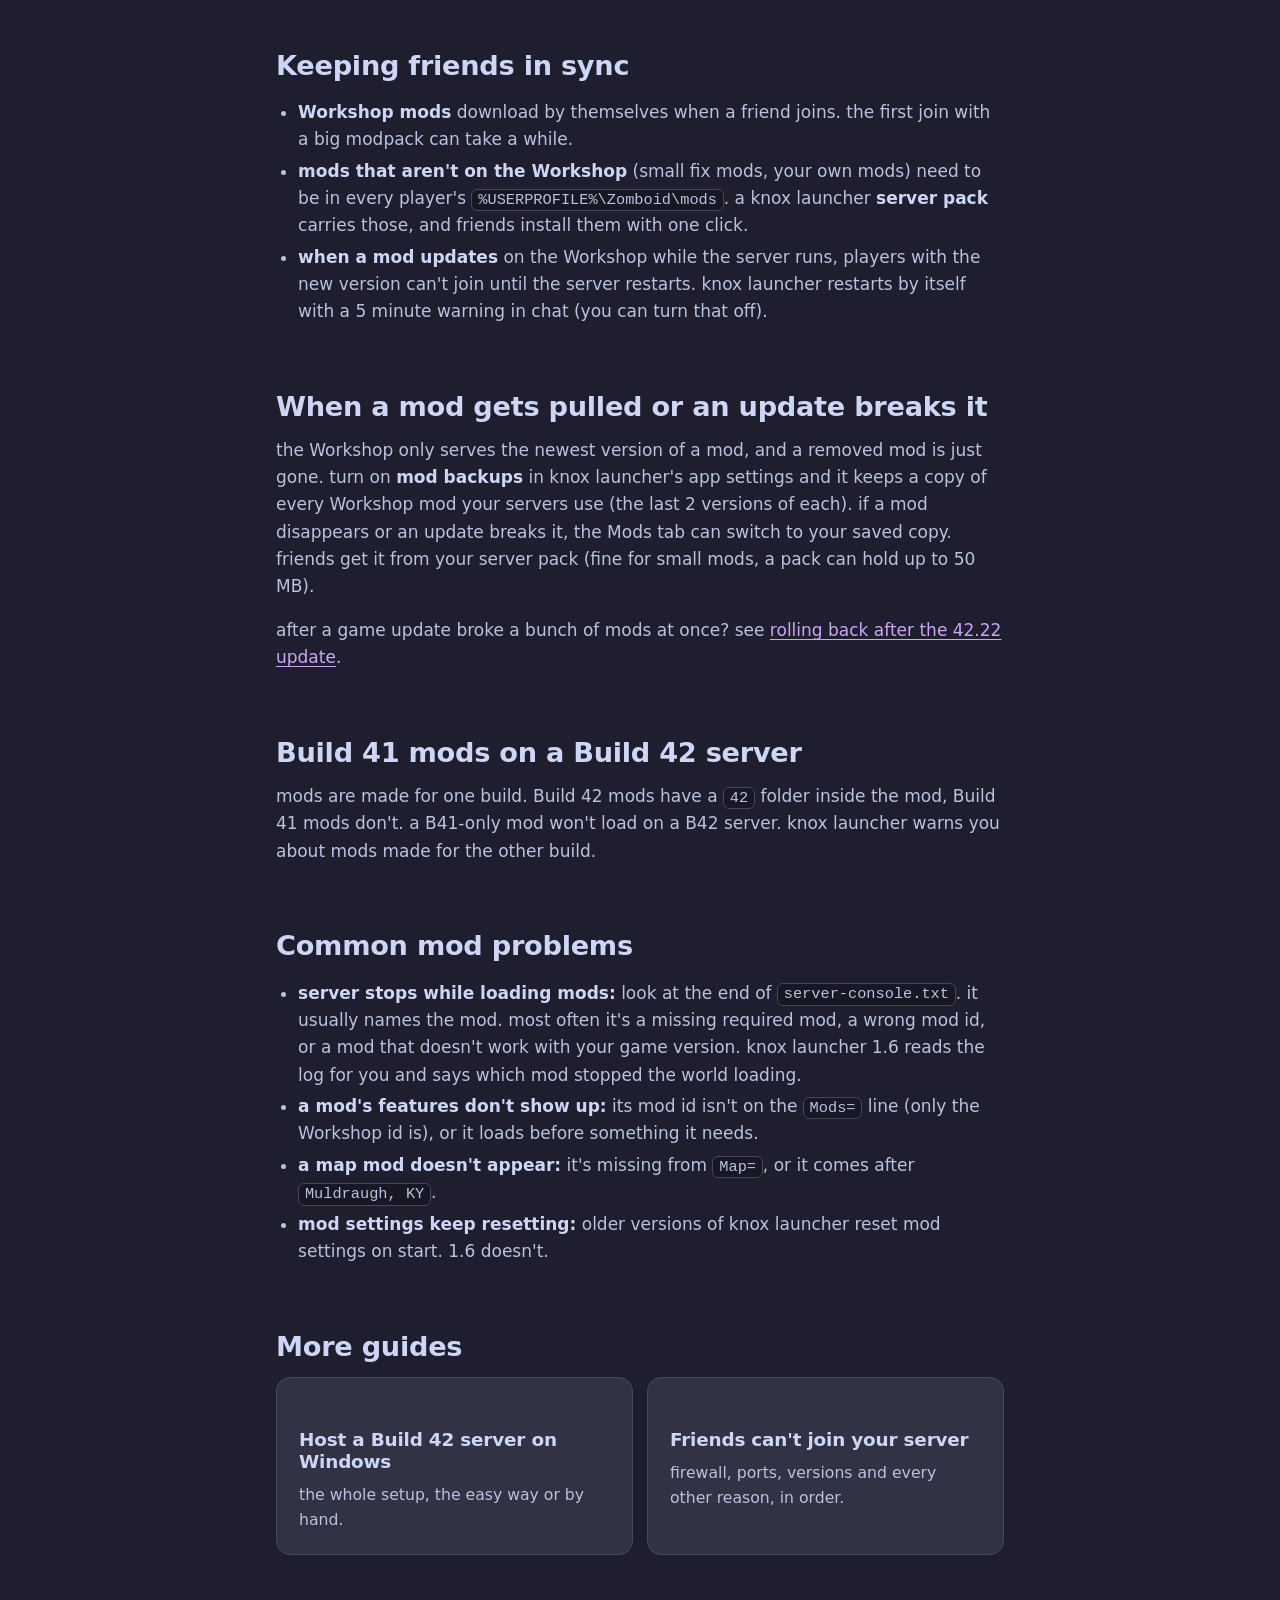
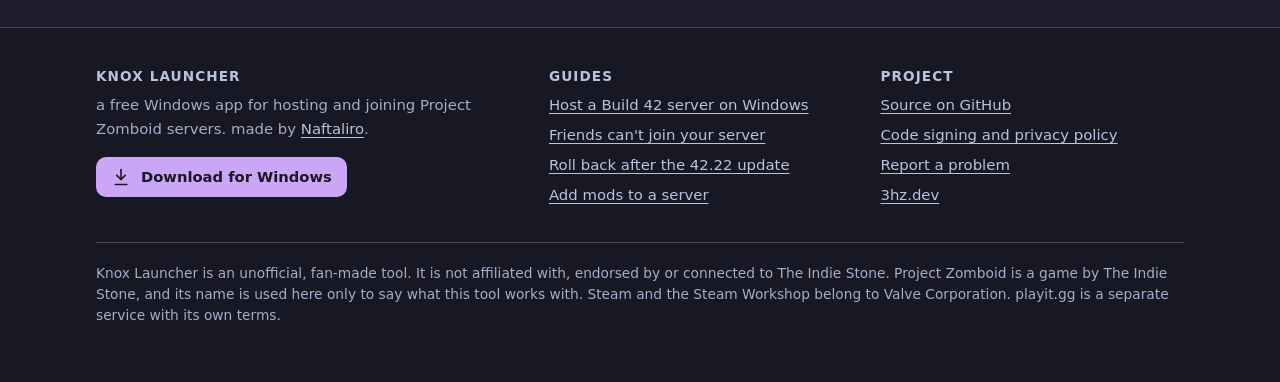
<file: knox/guides/project-zomboid-server-mods/index.html>
<!DOCTYPE html>
<html lang="en">
<head>
  <meta charset="utf-8">
  <meta name="viewport" content="width=device-width, initial-scale=1">
  <meta http-equiv="Content-Security-Policy" content="default-src 'self'; img-src 'self' data:; style-src 'self'; script-src 'self'; font-src 'self'; connect-src 'none'; form-action 'none'; base-uri 'none'; object-src 'none'">
  <meta name="referrer" content="strict-origin-when-cross-origin">
  <title>How to add mods to a Project Zomboid server (Build 42) · Knox Launcher</title>
  <meta name="description" content="Add Steam Workshop mods to a Project Zomboid Build 42 server: Workshop ids vs mod ids, the WorkshopItems and Mods lines, map mods, load order, collections, mod updates and keeping friends in sync.">
  <link rel="canonical" href="https://3hz.dev/knox/guides/project-zomboid-server-mods/">
  <meta name="color-scheme" content="dark">
  <meta name="theme-color" content="#1e1e2e">
  <meta name="author" content="Naftaliro">
  <meta property="og:type" content="article">
  <meta property="og:site_name" content="Knox Launcher">
  <meta property="og:title" content="How to add mods to a Project Zomboid server (Build 42)">
  <meta property="og:description" content="Workshop ids vs mod ids, the WorkshopItems and Mods lines, map mods, load order, mod updates and keeping friends in sync.">
  <meta property="og:url" content="https://3hz.dev/knox/guides/project-zomboid-server-mods/">
  <meta property="og:image" content="https://3hz.dev/knox/img/og.png">
  <meta property="og:image:width" content="1200">
  <meta property="og:image:height" content="630">
  <meta property="og:image:alt" content="Knox Launcher logo next to the words: Project Zomboid servers without the ini files.">
  <meta name="twitter:card" content="summary_large_image">
  <meta name="twitter:title" content="How to add mods to a Project Zomboid server (Build 42)">
  <meta name="twitter:description" content="Workshop ids vs mod ids, the WorkshopItems and Mods lines, map mods, load order, mod updates and keeping friends in sync.">
  <meta name="twitter:image" content="https://3hz.dev/knox/img/og.png">
  <link rel="icon" href="/knox/favicon.ico" sizes="32x32">
  <link rel="icon" href="/knox/favicon.svg" type="image/svg+xml">
  <link rel="apple-touch-icon" href="/knox/apple-touch-icon.png">
  <link rel="manifest" href="/knox/site.webmanifest">
  <link rel="stylesheet" href="/knox/css/style.css">
  <script type="application/ld+json">
  {
    "@context": "https://schema.org",
    "@graph": [
      {
        "@type": "TechArticle",
        "headline": "How to add mods to a Project Zomboid server (Build 42)",
        "description": "Workshop ids vs mod ids, the WorkshopItems and Mods lines, map mods, load order, mod updates and keeping friends in sync.",
        "url": "https://3hz.dev/knox/guides/project-zomboid-server-mods/",
        "mainEntityOfPage": "https://3hz.dev/knox/guides/project-zomboid-server-mods/",
        "image": "https://3hz.dev/knox/img/og.png",
        "datePublished": "2026-11-10",
        "dateModified": "2026-11-10",
        "inLanguage": "en",
        "author": { "@type": "Person", "name": "Mitchell Berg", "alternateName": "Naftaliro", "url": "https://3hz.dev" },
        "publisher": { "@type": "Person", "name": "Mitchell Berg", "alternateName": "Naftaliro", "url": "https://3hz.dev" },
        "about": { "@id": "https://3hz.dev/knox/#app" }
      },
      {
        "@type": "BreadcrumbList",
        "itemListElement": [
          { "@type": "ListItem", "position": 1, "name": "Knox Launcher", "item": "https://3hz.dev/knox/" },
          { "@type": "ListItem", "position": 2, "name": "Guides", "item": "https://3hz.dev/knox/guides/" },
          { "@type": "ListItem", "position": 3, "name": "Add mods to a server", "item": "https://3hz.dev/knox/guides/project-zomboid-server-mods/" }
        ]
      }
    ]
  }
  </script>
</head>
<body>
<a class="skip" href="#main">skip to content</a>

<header class="top">
  <div class="wrap top-in">
    <a class="logo" href="/knox/" aria-label="Knox Launcher home">
      <img src="/knox/img/icon.svg" alt="" width="34" height="34">
      <span>Knox Launcher<small>Project Zomboid server manager</small></span>
    </a>
    <nav class="nav" aria-label="main">
      <a href="/knox/#host">Host</a>
      <a href="/knox/#join">Join</a>
      <a href="/knox/#modded">Mods</a>
      <a href="/knox/#rollback">Rollback</a>
      <a href="/knox/guides/" aria-current="page">Guides</a>
      <a href="/knox/#faq">FAQ</a>
    </nav>
    <div class="top-actions">
      <a class="btn btn-primary btn-sm" href="https://github.com/Naftaliro/pz-server-manager/releases/latest"><svg class="i" aria-hidden="true"><use href="/knox/img/icons.svg#download"/></svg>Download</a>
      <a class="icon-btn" href="https://github.com/Naftaliro/pz-server-manager" aria-label="Knox Launcher on GitHub"><svg aria-hidden="true"><use href="/knox/img/icons.svg#github"/></svg></a>
    </div>
  </div>
</header>

<main id="main" class="wrap narrow">
  <nav aria-label="breadcrumb"><ol class="crumbs"><li><a href="/knox/">Knox Launcher</a></li><li><a href="/knox/guides/">Guides</a></li><li aria-current="page">Server mods</li></ol></nav>

  <article class="article">
    <h1>How to add mods to a Project Zomboid server (Build 42)</h1>
    <p class="meta">updated november 10, 2026 · Build 42, with notes for Build 41</p>

    <div class="tldr">
      <p class="t">short version</p>
      <ul>
        <li>every Workshop mod has two names: a <b>Workshop id</b> (the number in its Steam link) and one or more <b>mod ids</b> (inside its files). the server needs both.</li>
        <li>they go on the <code>WorkshopItems=</code> and <code>Mods=</code> lines of the server's <code>.ini</code>. map mods also go on <code>Map=</code>.</li>
        <li>players don't install Workshop mods by hand: the game downloads them when they join.</li>
        <li>order matters. a mod has to load after the mods it needs.</li>
      </ul>
    </div>

    <h2 id="ids">Workshop ids vs mod ids</h2>
    <p>this trips up almost everyone. a Workshop item is a download on Steam. inside it there can be one mod or several (an addon, a "lite" version, a map). each of those has its own mod id.</p>
    <ul>
      <li><b>Workshop id:</b> the number at the end of the mod's Steam link, <code>steamcommunity.com/sharedfiles/filedetails/?id=<b>2392709985</b></code>.</li>
      <li><b>mod id:</b> the <code>id=</code> line in the mod's <code>mod.info</code> file. once the server has downloaded the mod, it's in <code>steamapps\workshop\content\108600\[Workshop id]\mods\[mod folder]\</code> in the server folder. a lot of Workshop pages list it in the description, but not always correctly.</li>
    </ul>
    <p>knox launcher reads the mod ids out of the downloaded files, so there's no guessing. if a Workshop item has several mods, it lets you pick which ones.</p>

    <h2 id="ini">The ini lines</h2>
    <p>in <code>%USERPROFILE%\Zomboid\Server\[ServerName].ini</code>, with the server stopped:</p>
    <pre tabindex="0"><code>WorkshopItems=2392709985;2200148440
Mods=\ModA;\ModB
Map=SomeMapMod;Muldraugh, KY</code></pre>
    <ul>
      <li><code>WorkshopItems</code>: Workshop ids, separated by <code>;</code>. this is what the server and players download.</li>
      <li><code>Mods</code>: mod ids, in load order. in <b>Build 42 each one starts with a backslash</b> (<code>\ModA</code>). Build 41 doesn't use the backslash.</li>
      <li><code>Map</code>: map mods' map folder names first, the base map <code>Muldraugh, KY</code> last.</li>
    </ul>

    <h2 id="order">Load order</h2>
    <p>mods load in the order of the <code>Mods=</code> line. a mod that needs another one has to come after it. Build 42 mods can say this in their <code>mod.info</code> with <code>require=</code>, <code>loadModAfter=</code> and <code>loadModBefore=</code>.</p>
    <p>in knox launcher, drag mods to reorder, or hit <b>Sort automatically</b> and it orders them from what each mod says it needs. it also warns about mods that clash, mods made for the other build, and requirements you don't have.</p>

    <h2 id="presets">The quick way: a ready-made modded server</h2>
    <p>new to modding? when you make a new server in knox launcher, the mods step has three tested setups. the mods, their load order and the settings they need are done for you, and each one is test-started on a real server (the card says which game version it was checked on):</p>
    <ul>
      <li><b>Vanilla+</b> (11 mods, 8 MB): the normal game with the fiddly bits smoothed out. the safe first modded server.</li>
      <li><b>Road Trip</b> (15 mods, 709 MB): vans and campers you can walk inside, guns and bandits.</li>
      <li><b>Homestead</b> (10 mods, 17 MB): base building, farming and animals.</li>
    </ul>
    <p>mod backups get turned on for you, and friends join with one server pack, fix mods included.</p>

    <h2 id="knox">Adding mods with Knox Launcher</h2>
    <ol>
      <li>open your server → <b>Mods</b>. the Steam Workshop opens right inside the app.</li>
      <li>hit <b>+ add</b> on any mod. required mods get added too, and the download starts straight away.</li>
      <li>got a Workshop collection? paste its link under <b>Install or check a modpack</b> to add everything in it. it finds the mods each mod needs (even ones the collection forgot), leaves out mods made for Build 41 and sorts the load order once they've downloaded, then tells you what it did.</li>
      <li>map mods go into the map list for you. check the order looks right.</li>
      <li>restart the server. the overview tells you if anything's missing before it starts.</li>
    </ol>
    <figure class="shot with-cap">
      <img src="/knox/img/screens/mods.png" width="1920" height="1200" loading="lazy" decoding="async" alt="The Mods tab of a server: a list of Workshop mods in load order with thumbnails, a Sort automatically button and the map order below.">
    </figure>
    <p>already have a mod list from another server? paste the <code>WorkshopItems=</code> and <code>Mods=</code> lines into <b>Import mods</b>, or load the whole <code>.ini</code>.</p>

    <h2 id="friends">Keeping friends in sync</h2>
    <ul>
      <li><b>Workshop mods</b> download by themselves when a friend joins. the first join with a big modpack can take a while.</li>
      <li><b>mods that aren't on the Workshop</b> (small fix mods, your own mods) need to be in every player's <code>%USERPROFILE%\Zomboid\mods</code>. a knox launcher <b>server pack</b> carries those, and friends install them with one click.</li>
      <li><b>when a mod updates</b> on the Workshop while the server runs, players with the new version can't join until the server restarts. knox launcher restarts by itself with a 5 minute warning in chat (you can turn that off).</li>
    </ul>

    <h2 id="broken">When a mod gets pulled or an update breaks it</h2>
    <p>the Workshop only serves the newest version of a mod, and a removed mod is just gone. turn on <b>mod backups</b> in knox launcher's app settings and it keeps a copy of every Workshop mod your servers use (the last 2 versions of each). if a mod disappears or an update breaks it, the Mods tab can switch to your saved copy. friends get it from your server pack (fine for small mods, a pack can hold up to 50 MB).</p>
    <p>after a game update broke a bunch of mods at once? see <a href="/knox/guides/roll-back-project-zomboid-server-update/">rolling back after the 42.22 update</a>.</p>

    <h2 id="b41">Build 41 mods on a Build 42 server</h2>
    <p>mods are made for one build. Build 42 mods have a <code>42</code> folder inside the mod, Build 41 mods don't. a B41-only mod won't load on a B42 server. knox launcher warns you about mods made for the other build.</p>

    <h2 id="trouble">Common mod problems</h2>
    <ul>
      <li><b>server stops while loading mods:</b> look at the end of <code>server-console.txt</code>. it usually names the mod. most often it's a missing required mod, a wrong mod id, or a mod that doesn't work with your game version. knox launcher 1.6 reads the log for you and says which mod stopped the world loading.</li>
      <li><b>a mod's features don't show up:</b> its mod id isn't on the <code>Mods=</code> line (only the Workshop id is), or it loads before something it needs.</li>
      <li><b>a map mod doesn't appear:</b> it's missing from <code>Map=</code>, or it comes after <code>Muldraugh, KY</code>.</li>
      <li><b>mod settings keep resetting:</b> older versions of knox launcher reset mod settings on start. 1.6 doesn't.</li>
    </ul>

    <section class="next-guides" aria-labelledby="t-more">
      <h2 id="t-more">More guides</h2>
      <div class="guide-list">
        <a class="card" href="/knox/guides/host-project-zomboid-server-windows/"><h3>Host a Build 42 server on Windows</h3><p>the whole setup, the easy way or by hand.</p></a>
        <a class="card" href="/knox/guides/friends-cant-join-project-zomboid-server/"><h3>Friends can't join your server</h3><p>firewall, ports, versions and every other reason, in order.</p></a>
      </div>
    </section>
  </article>
</main>

<footer class="foot">
  <div class="wrap">
    <div class="foot-grid">
      <div>
        <h2>Knox Launcher</h2>
        <p>a free Windows app for hosting and joining Project Zomboid servers. made by <a href="https://3hz.dev">Naftaliro</a>.</p>
        <p><a class="btn btn-primary btn-sm" href="https://github.com/Naftaliro/pz-server-manager/releases/latest"><svg class="i" aria-hidden="true"><use href="/knox/img/icons.svg#download"/></svg>Download for Windows</a></p>
      </div>
      <nav aria-label="guides">
        <h2>Guides</h2>
        <ul>
          <li><a href="/knox/guides/host-project-zomboid-server-windows/">Host a Build 42 server on Windows</a></li>
          <li><a href="/knox/guides/friends-cant-join-project-zomboid-server/">Friends can't join your server</a></li>
          <li><a href="/knox/guides/roll-back-project-zomboid-server-update/">Roll back after the 42.22 update</a></li>
          <li><a href="/knox/guides/project-zomboid-server-mods/">Add mods to a server</a></li>
        </ul>
      </nav>
      <nav aria-label="project">
        <h2>Project</h2>
        <ul>
          <li><a href="https://github.com/Naftaliro/pz-server-manager">Source on GitHub</a></li>
          <li><a href="https://github.com/Naftaliro/pz-server-manager/blob/main/CODE_SIGNING_POLICY.md">Code signing and privacy policy</a></li>
          <li><a href="https://github.com/Naftaliro/pz-server-manager/issues/new/choose">Report a problem</a></li>
          <li><a href="https://3hz.dev">3hz.dev</a></li>
        </ul>
      </nav>
    </div>
    <p class="disclaimer">Knox Launcher is an unofficial, fan-made tool. It is not affiliated with, endorsed by or connected to The Indie Stone. Project Zomboid is a game by The Indie Stone, and its name is used here only to say what this tool works with. Steam and the Steam Workshop belong to Valve Corporation. playit.gg is a separate service with its own terms.</p>
  </div>
</footer>
</body>
</html>
</file>
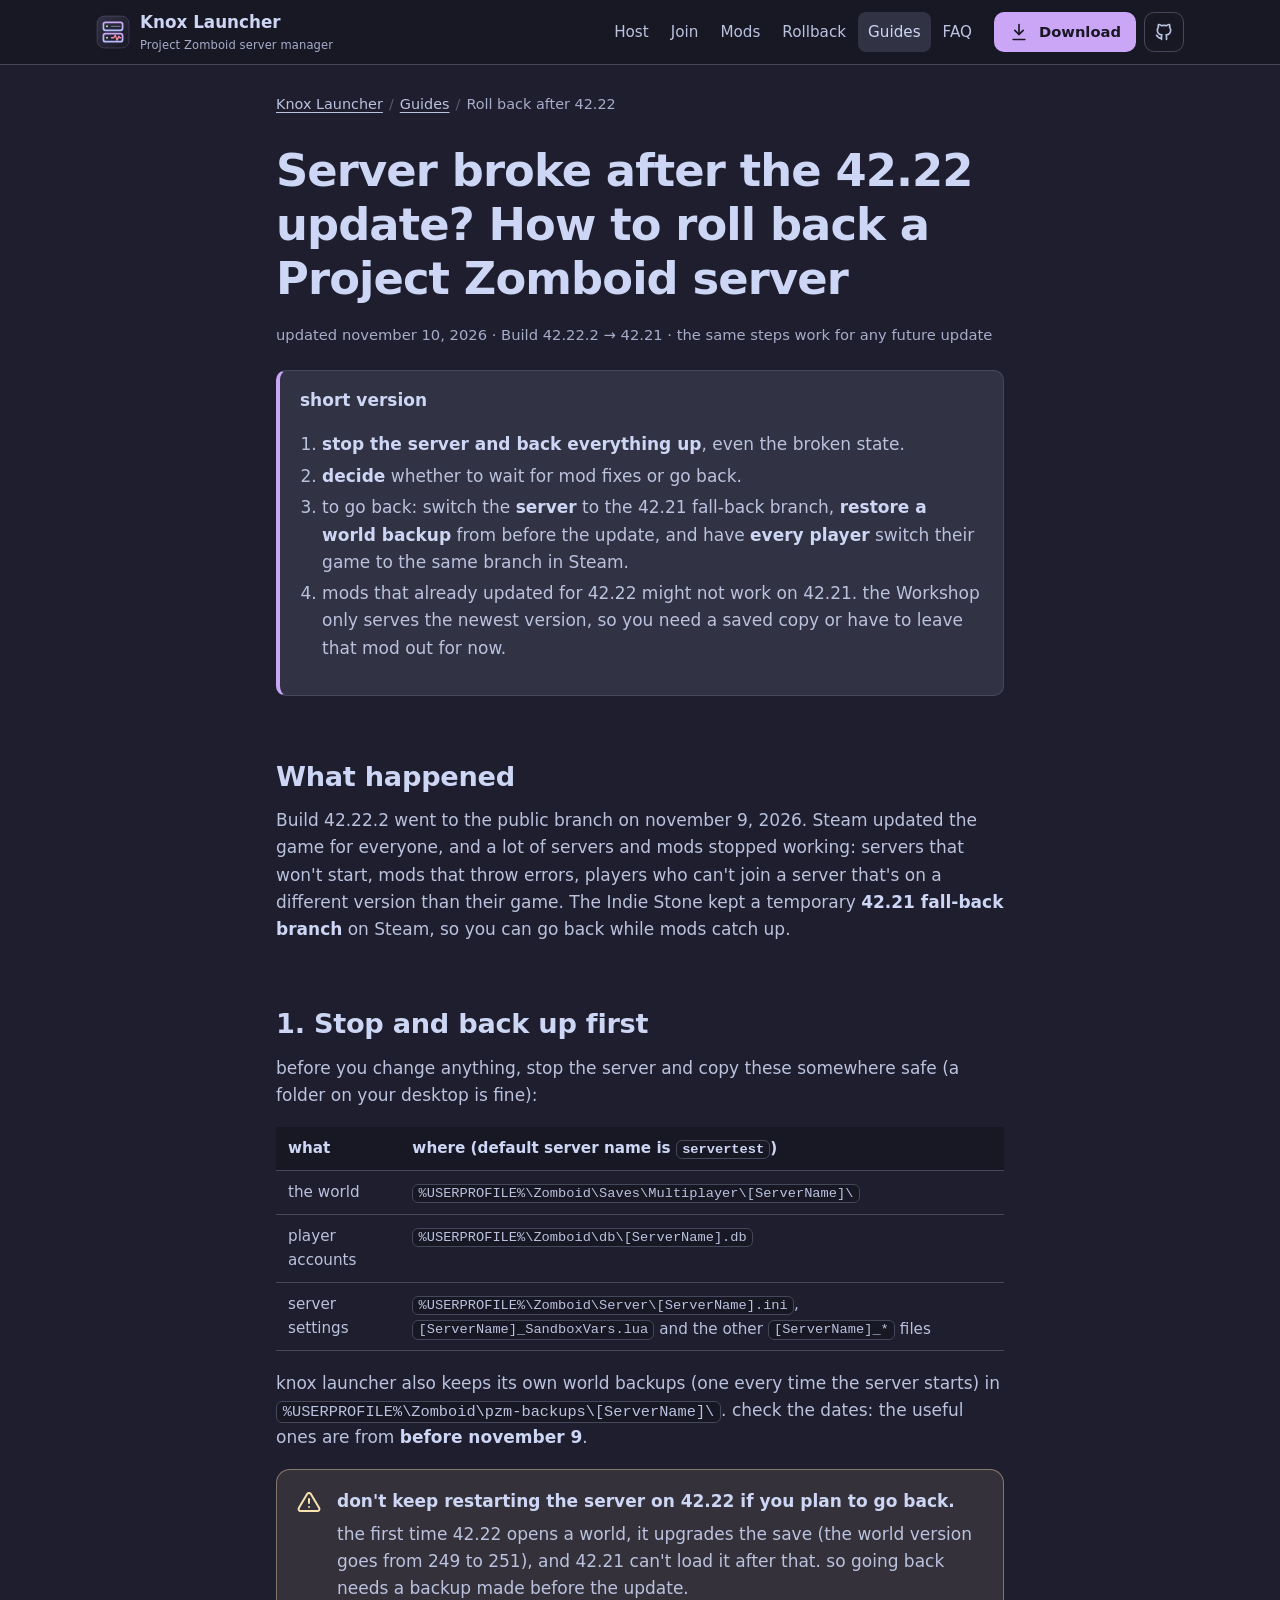
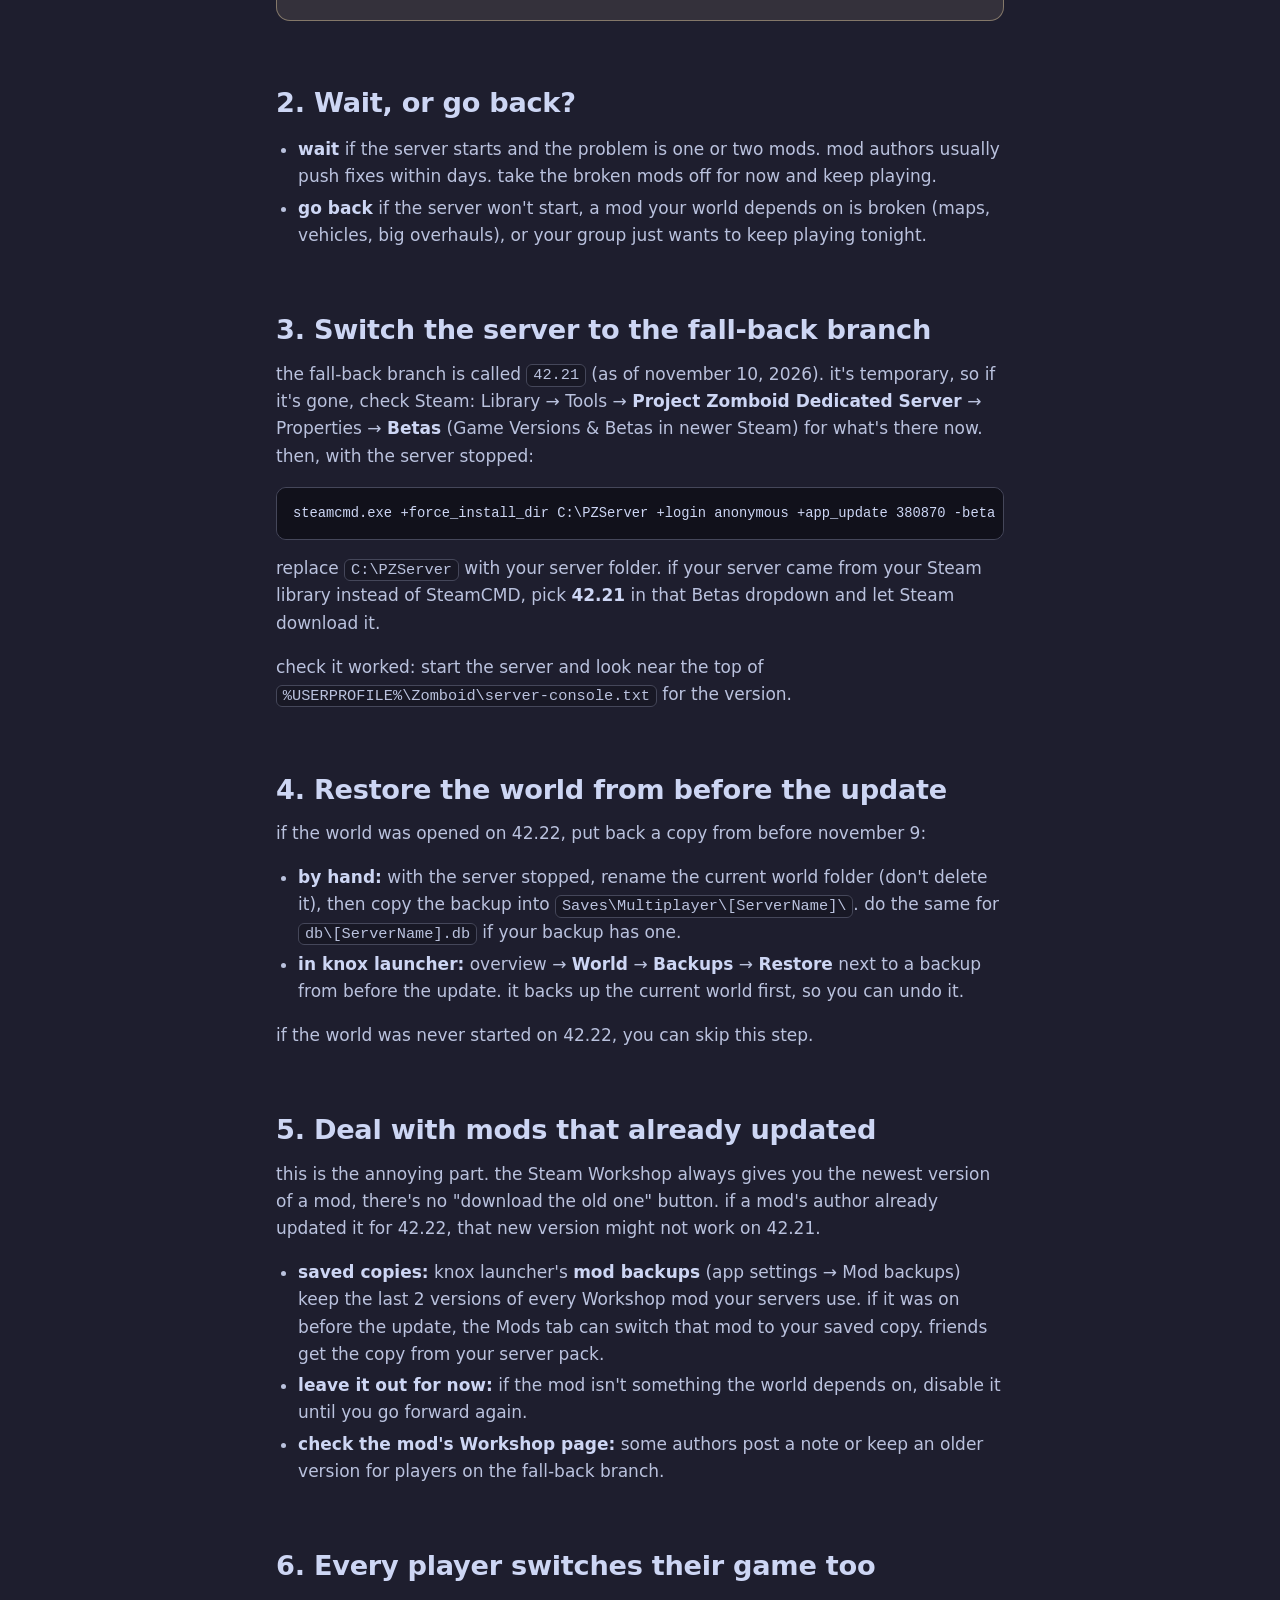
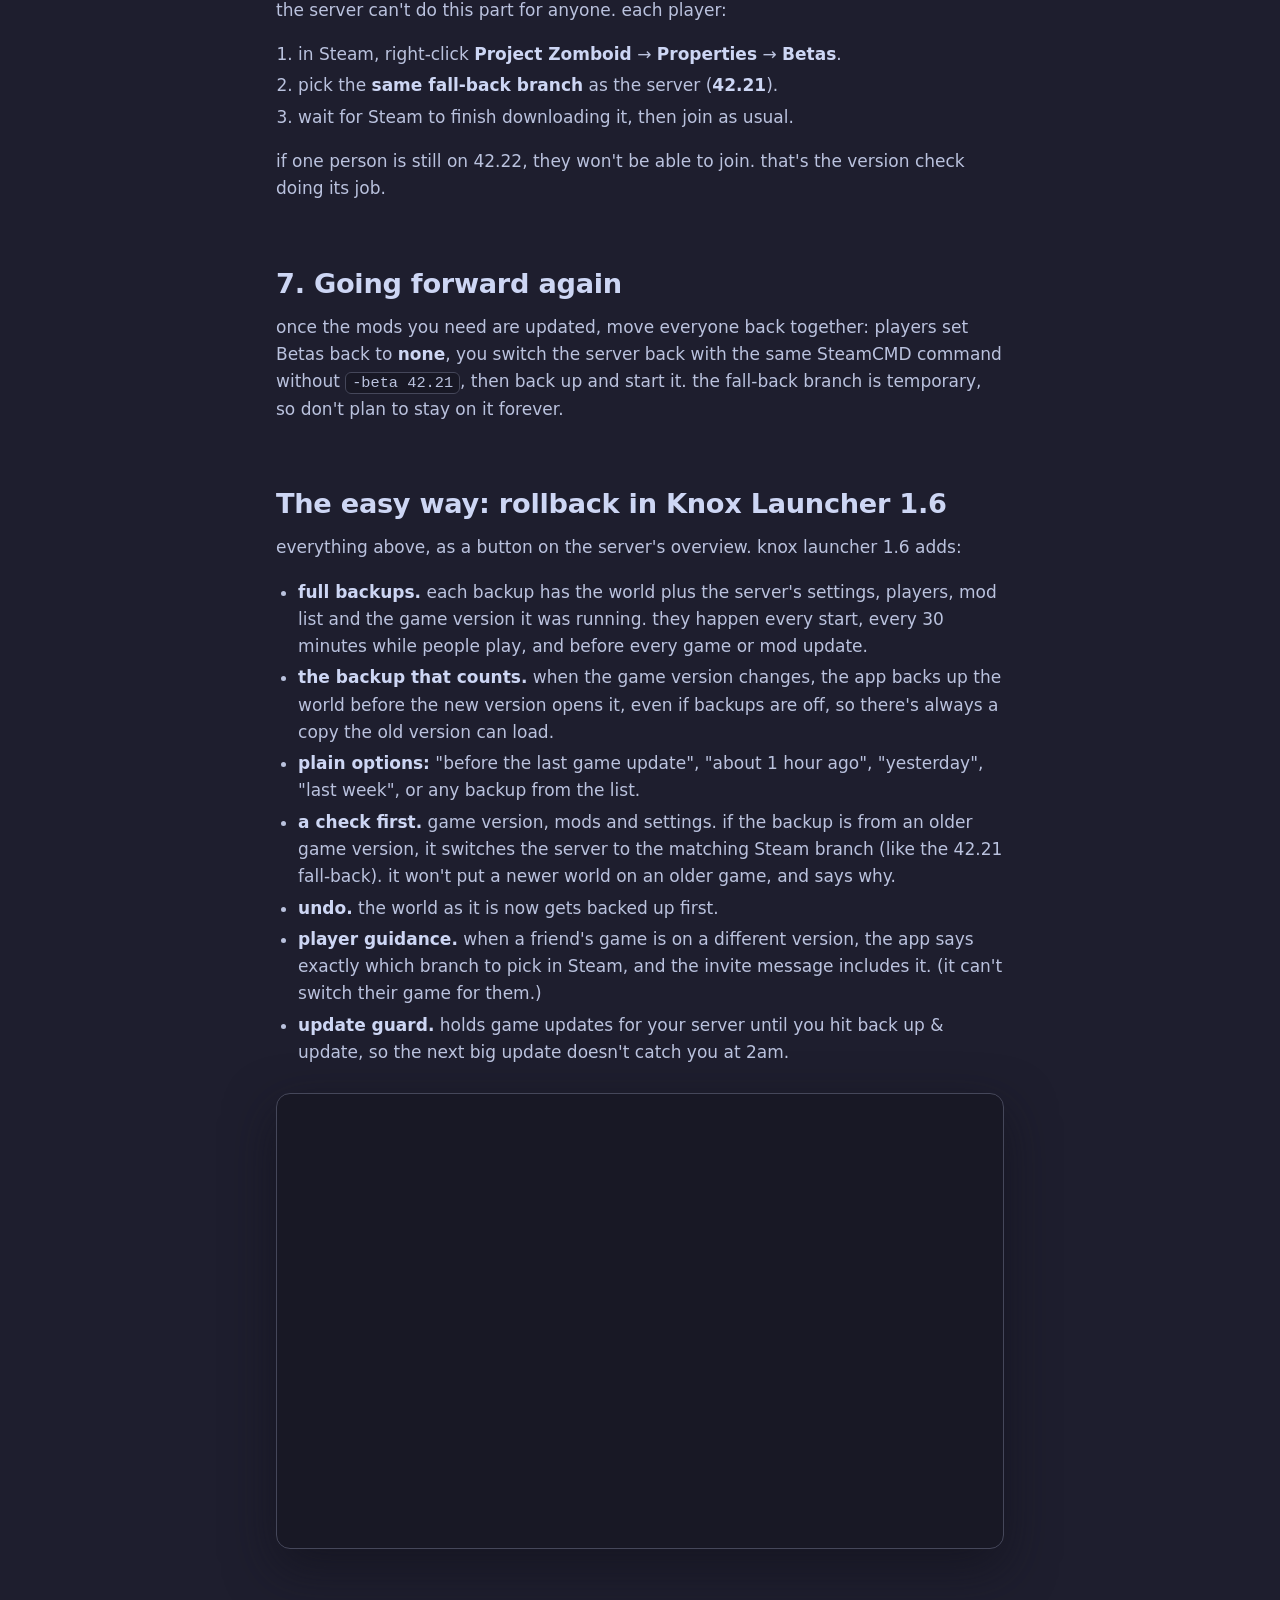
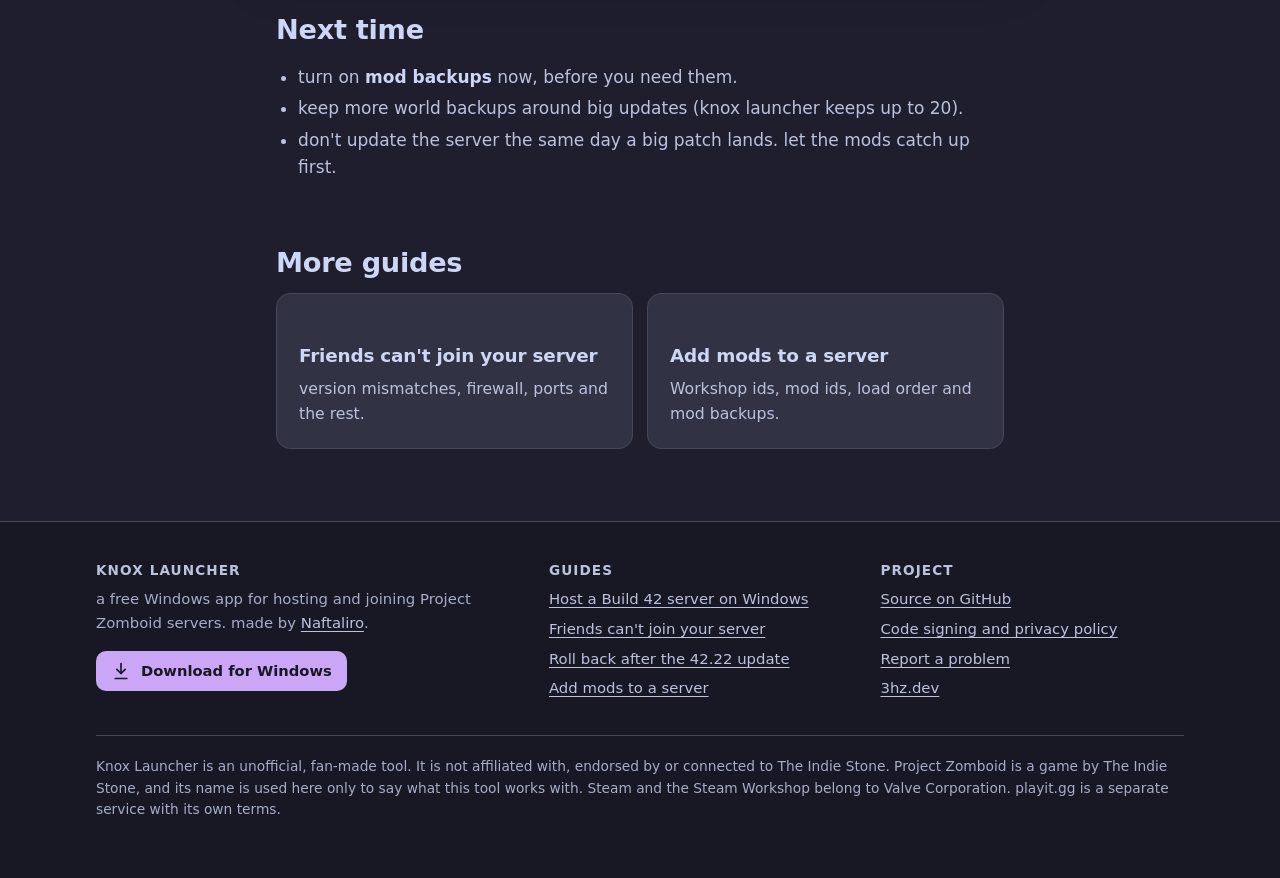
<file: knox/guides/roll-back-project-zomboid-server-update/index.html>
<!DOCTYPE html>
<html lang="en">
<head>
  <meta charset="utf-8">
  <meta name="viewport" content="width=device-width, initial-scale=1">
  <meta http-equiv="Content-Security-Policy" content="default-src 'self'; img-src 'self' data:; style-src 'self'; script-src 'self'; font-src 'self'; connect-src 'none'; form-action 'none'; base-uri 'none'; object-src 'none'">
  <meta name="referrer" content="strict-origin-when-cross-origin">
  <title>Server broke after the 42.22 update? Roll back a Project Zomboid server · Knox Launcher</title>
  <meta name="description" content="Build 42.22.2 broke your Project Zomboid server or mods? How to roll back to 42.21 safely: back up first, switch the server and every player to the fall-back branch, restore the world and deal with updated mods.">
  <link rel="canonical" href="https://3hz.dev/knox/guides/roll-back-project-zomboid-server-update/">
  <meta name="color-scheme" content="dark">
  <meta name="theme-color" content="#1e1e2e">
  <meta name="author" content="Naftaliro">
  <meta property="og:type" content="article">
  <meta property="og:site_name" content="Knox Launcher">
  <meta property="og:title" content="Server broke after the 42.22 update? Roll back a Project Zomboid server">
  <meta property="og:description" content="Back up first, switch the server and every player to the 42.21 fall-back branch, restore the world, and deal with mods that already updated.">
  <meta property="og:url" content="https://3hz.dev/knox/guides/roll-back-project-zomboid-server-update/">
  <meta property="og:image" content="https://3hz.dev/knox/img/og.png">
  <meta property="og:image:width" content="1200">
  <meta property="og:image:height" content="630">
  <meta property="og:image:alt" content="Knox Launcher logo next to the words: Project Zomboid servers without the ini files.">
  <meta name="twitter:card" content="summary_large_image">
  <meta name="twitter:title" content="Server broke after the 42.22 update? Roll back a Project Zomboid server">
  <meta name="twitter:description" content="Back up first, switch the server and every player to the 42.21 fall-back branch, restore the world, and deal with mods that already updated.">
  <meta name="twitter:image" content="https://3hz.dev/knox/img/og.png">
  <link rel="icon" href="/knox/favicon.ico" sizes="32x32">
  <link rel="icon" href="/knox/favicon.svg" type="image/svg+xml">
  <link rel="apple-touch-icon" href="/knox/apple-touch-icon.png">
  <link rel="manifest" href="/knox/site.webmanifest">
  <link rel="stylesheet" href="/knox/css/style.css">
  <script type="application/ld+json">
  {
    "@context": "https://schema.org",
    "@graph": [
      {
        "@type": "TechArticle",
        "headline": "Server broke after the 42.22 update? Roll back a Project Zomboid server",
        "description": "How to roll a Project Zomboid server back to 42.21 after the 42.22.2 update: back up, switch branches, restore the world, handle updated mods.",
        "url": "https://3hz.dev/knox/guides/roll-back-project-zomboid-server-update/",
        "mainEntityOfPage": "https://3hz.dev/knox/guides/roll-back-project-zomboid-server-update/",
        "image": "https://3hz.dev/knox/img/og.png",
        "datePublished": "2026-11-10",
        "dateModified": "2026-11-10",
        "inLanguage": "en",
        "author": { "@type": "Person", "name": "Mitchell Berg", "alternateName": "Naftaliro", "url": "https://3hz.dev" },
        "publisher": { "@type": "Person", "name": "Mitchell Berg", "alternateName": "Naftaliro", "url": "https://3hz.dev" },
        "about": { "@id": "https://3hz.dev/knox/#app" }
      },
      {
        "@type": "BreadcrumbList",
        "itemListElement": [
          { "@type": "ListItem", "position": 1, "name": "Knox Launcher", "item": "https://3hz.dev/knox/" },
          { "@type": "ListItem", "position": 2, "name": "Guides", "item": "https://3hz.dev/knox/guides/" },
          { "@type": "ListItem", "position": 3, "name": "Roll back after the 42.22 update", "item": "https://3hz.dev/knox/guides/roll-back-project-zomboid-server-update/" }
        ]
      }
    ]
  }
  </script>
</head>
<body>
<a class="skip" href="#main">skip to content</a>

<header class="top">
  <div class="wrap top-in">
    <a class="logo" href="/knox/" aria-label="Knox Launcher home">
      <img src="/knox/img/icon.svg" alt="" width="34" height="34">
      <span>Knox Launcher<small>Project Zomboid server manager</small></span>
    </a>
    <nav class="nav" aria-label="main">
      <a href="/knox/#host">Host</a>
      <a href="/knox/#join">Join</a>
      <a href="/knox/#modded">Mods</a>
      <a href="/knox/#rollback">Rollback</a>
      <a href="/knox/guides/" aria-current="page">Guides</a>
      <a href="/knox/#faq">FAQ</a>
    </nav>
    <div class="top-actions">
      <a class="btn btn-primary btn-sm" href="https://github.com/Naftaliro/pz-server-manager/releases/latest"><svg class="i" aria-hidden="true"><use href="/knox/img/icons.svg#download"/></svg>Download</a>
      <a class="icon-btn" href="https://github.com/Naftaliro/pz-server-manager" aria-label="Knox Launcher on GitHub"><svg aria-hidden="true"><use href="/knox/img/icons.svg#github"/></svg></a>
    </div>
  </div>
</header>

<main id="main" class="wrap narrow">
  <nav aria-label="breadcrumb"><ol class="crumbs"><li><a href="/knox/">Knox Launcher</a></li><li><a href="/knox/guides/">Guides</a></li><li aria-current="page">Roll back after 42.22</li></ol></nav>

  <article class="article">
    <h1>Server broke after the 42.22 update? How to roll back a Project Zomboid server</h1>
    <p class="meta">updated november 10, 2026 · Build 42.22.2 → 42.21 · the same steps work for any future update</p>

    <div class="tldr">
      <p class="t">short version</p>
      <ol>
        <li><b>stop the server and back everything up</b>, even the broken state.</li>
        <li><b>decide</b> whether to wait for mod fixes or go back.</li>
        <li>to go back: switch the <b>server</b> to the 42.21 fall-back branch, <b>restore a world backup</b> from before the update, and have <b>every player</b> switch their game to the same branch in Steam.</li>
        <li>mods that already updated for 42.22 might not work on 42.21. the Workshop only serves the newest version, so you need a saved copy or have to leave that mod out for now.</li>
      </ol>
    </div>

    <h2 id="what">What happened</h2>
    <p>Build 42.22.2 went to the public branch on november 9, 2026. Steam updated the game for everyone, and a lot of servers and mods stopped working: servers that won't start, mods that throw errors, players who can't join a server that's on a different version than their game. The Indie Stone kept a temporary <b>42.21 fall-back branch</b> on Steam, so you can go back while mods catch up.</p>

    <h2 id="backup">1. Stop and back up first</h2>
    <p>before you change anything, stop the server and copy these somewhere safe (a folder on your desktop is fine):</p>
    <table>
      <thead><tr><th>what</th><th>where (default server name is <code>servertest</code>)</th></tr></thead>
      <tbody>
        <tr><td>the world</td><td><code>%USERPROFILE%\Zomboid\Saves\Multiplayer\[ServerName]\</code></td></tr>
        <tr><td>player accounts</td><td><code>%USERPROFILE%\Zomboid\db\[ServerName].db</code></td></tr>
        <tr><td>server settings</td><td><code>%USERPROFILE%\Zomboid\Server\[ServerName].ini</code>, <code>[ServerName]_SandboxVars.lua</code> and the other <code>[ServerName]_*</code> files</td></tr>
      </tbody>
    </table>
    <p>knox launcher also keeps its own world backups (one every time the server starts) in <code>%USERPROFILE%\Zomboid\pzm-backups\[ServerName]\</code>. check the dates: the useful ones are from <b>before november 9</b>.</p>
    <div class="callout warn">
      <svg aria-hidden="true"><use href="/knox/img/icons.svg#alert"/></svg>
      <div>
        <p><b>don't keep restarting the server on 42.22 if you plan to go back.</b></p>
        <p>the first time 42.22 opens a world, it upgrades the save (the world version goes from 249 to 251), and 42.21 can't load it after that. so going back needs a backup made before the update.</p>
      </div>
    </div>

    <h2 id="decide">2. Wait, or go back?</h2>
    <ul>
      <li><b>wait</b> if the server starts and the problem is one or two mods. mod authors usually push fixes within days. take the broken mods off for now and keep playing.</li>
      <li><b>go back</b> if the server won't start, a mod your world depends on is broken (maps, vehicles, big overhauls), or your group just wants to keep playing tonight.</li>
    </ul>

    <h2 id="server">3. Switch the server to the fall-back branch</h2>
    <p>the fall-back branch is called <code>42.21</code> (as of november 10, 2026). it's temporary, so if it's gone, check Steam: Library → Tools → <b>Project Zomboid Dedicated Server</b> → Properties → <b>Betas</b> (Game Versions &amp; Betas in newer Steam) for what's there now. then, with the server stopped:</p>
    <pre tabindex="0"><code>steamcmd.exe +force_install_dir C:\PZServer +login anonymous +app_update 380870 -beta 42.21 validate +quit</code></pre>
    <p>replace <code>C:\PZServer</code> with your server folder. if your server came from your Steam library instead of SteamCMD, pick <b>42.21</b> in that Betas dropdown and let Steam download it.</p>
    <p>check it worked: start the server and look near the top of <code>%USERPROFILE%\Zomboid\server-console.txt</code> for the version.</p>

    <h2 id="world">4. Restore the world from before the update</h2>
    <p>if the world was opened on 42.22, put back a copy from before november 9:</p>
    <ul>
      <li><b>by hand:</b> with the server stopped, rename the current world folder (don't delete it), then copy the backup into <code>Saves\Multiplayer\[ServerName]\</code>. do the same for <code>db\[ServerName].db</code> if your backup has one.</li>
      <li><b>in knox launcher:</b> overview → <b>World</b> → <b>Backups</b> → <b>Restore</b> next to a backup from before the update. it backs up the current world first, so you can undo it.</li>
    </ul>
    <p>if the world was never started on 42.22, you can skip this step.</p>

    <h2 id="mods">5. Deal with mods that already updated</h2>
    <p>this is the annoying part. the Steam Workshop always gives you the newest version of a mod, there's no "download the old one" button. if a mod's author already updated it for 42.22, that new version might not work on 42.21.</p>
    <ul>
      <li><b>saved copies:</b> knox launcher's <b>mod backups</b> (app settings → Mod backups) keep the last 2 versions of every Workshop mod your servers use. if it was on before the update, the Mods tab can switch that mod to your saved copy. friends get the copy from your server pack.</li>
      <li><b>leave it out for now:</b> if the mod isn't something the world depends on, disable it until you go forward again.</li>
      <li><b>check the mod's Workshop page:</b> some authors post a note or keep an older version for players on the fall-back branch.</li>
    </ul>

    <h2 id="players">6. Every player switches their game too</h2>
    <p>the server can't do this part for anyone. each player:</p>
    <ol>
      <li>in Steam, right-click <b>Project Zomboid</b> → <b>Properties</b> → <b>Betas</b>.</li>
      <li>pick the <b>same fall-back branch</b> as the server (<b>42.21</b>).</li>
      <li>wait for Steam to finish downloading it, then join as usual.</li>
    </ol>
    <p>if one person is still on 42.22, they won't be able to join. that's the version check doing its job.</p>

    <h2 id="forward">7. Going forward again</h2>
    <p>once the mods you need are updated, move everyone back together: players set Betas back to <b>none</b>, you switch the server back with the same SteamCMD command without <code>-beta 42.21</code>, then back up and start it. the fall-back branch is temporary, so don't plan to stay on it forever.</p>

    <h2 id="knox">The easy way: rollback in Knox Launcher 1.6</h2>
    <p>everything above, as a button on the server's overview. knox launcher 1.6 adds:</p>
    <ul>
      <li><b>full backups.</b> each backup has the world plus the server's settings, players, mod list and the game version it was running. they happen every start, every 30 minutes while people play, and before every game or mod update.</li>
      <li><b>the backup that counts.</b> when the game version changes, the app backs up the world before the new version opens it, even if backups are off, so there's always a copy the old version can load.</li>
      <li><b>plain options:</b> "before the last game update", "about 1 hour ago", "yesterday", "last week", or any backup from the list.</li>
      <li><b>a check first.</b> game version, mods and settings. if the backup is from an older game version, it switches the server to the matching Steam branch (like the 42.21 fall-back). it won't put a newer world on an older game, and says why.</li>
      <li><b>undo.</b> the world as it is now gets backed up first.</li>
      <li><b>player guidance.</b> when a friend's game is on a different version, the app says exactly which branch to pick in Steam, and the invite message includes it. (it can't switch their game for them.)</li>
      <li><b>update guard.</b> holds game updates for your server until you hit back up &amp; update, so the next big update doesn't catch you at 2am.</li>
    </ul>
    <figure class="shot with-cap">
      <img src="/knox/img/screens/rollback.png" width="1920" height="1200" loading="lazy" decoding="async" alt="Knox Launcher's roll back dialog checking the backup from before the last game update: it says the backup is from game 42.21 and the server runs 42.22.2 now, with also switch the server to the 42.21 fall-back ticked, the mods and settings the same as now, and a stop and roll back button.">
    </figure>

    <h2 id="next-time">Next time</h2>
    <ul>
      <li>turn on <b>mod backups</b> now, before you need them.</li>
      <li>keep more world backups around big updates (knox launcher keeps up to 20).</li>
      <li>don't update the server the same day a big patch lands. let the mods catch up first.</li>
    </ul>

    <section class="next-guides" aria-labelledby="t-more">
      <h2 id="t-more">More guides</h2>
      <div class="guide-list">
        <a class="card" href="/knox/guides/friends-cant-join-project-zomboid-server/"><h3>Friends can't join your server</h3><p>version mismatches, firewall, ports and the rest.</p></a>
        <a class="card" href="/knox/guides/project-zomboid-server-mods/"><h3>Add mods to a server</h3><p>Workshop ids, mod ids, load order and mod backups.</p></a>
      </div>
    </section>
  </article>
</main>

<footer class="foot">
  <div class="wrap">
    <div class="foot-grid">
      <div>
        <h2>Knox Launcher</h2>
        <p>a free Windows app for hosting and joining Project Zomboid servers. made by <a href="https://3hz.dev">Naftaliro</a>.</p>
        <p><a class="btn btn-primary btn-sm" href="https://github.com/Naftaliro/pz-server-manager/releases/latest"><svg class="i" aria-hidden="true"><use href="/knox/img/icons.svg#download"/></svg>Download for Windows</a></p>
      </div>
      <nav aria-label="guides">
        <h2>Guides</h2>
        <ul>
          <li><a href="/knox/guides/host-project-zomboid-server-windows/">Host a Build 42 server on Windows</a></li>
          <li><a href="/knox/guides/friends-cant-join-project-zomboid-server/">Friends can't join your server</a></li>
          <li><a href="/knox/guides/roll-back-project-zomboid-server-update/">Roll back after the 42.22 update</a></li>
          <li><a href="/knox/guides/project-zomboid-server-mods/">Add mods to a server</a></li>
        </ul>
      </nav>
      <nav aria-label="project">
        <h2>Project</h2>
        <ul>
          <li><a href="https://github.com/Naftaliro/pz-server-manager">Source on GitHub</a></li>
          <li><a href="https://github.com/Naftaliro/pz-server-manager/blob/main/CODE_SIGNING_POLICY.md">Code signing and privacy policy</a></li>
          <li><a href="https://github.com/Naftaliro/pz-server-manager/issues/new/choose">Report a problem</a></li>
          <li><a href="https://3hz.dev">3hz.dev</a></li>
        </ul>
      </nav>
    </div>
    <p class="disclaimer">Knox Launcher is an unofficial, fan-made tool. It is not affiliated with, endorsed by or connected to The Indie Stone. Project Zomboid is a game by The Indie Stone, and its name is used here only to say what this tool works with. Steam and the Steam Workshop belong to Valve Corporation. playit.gg is a separate service with its own terms.</p>
  </div>
</footer>
</body>
</html>
</file>
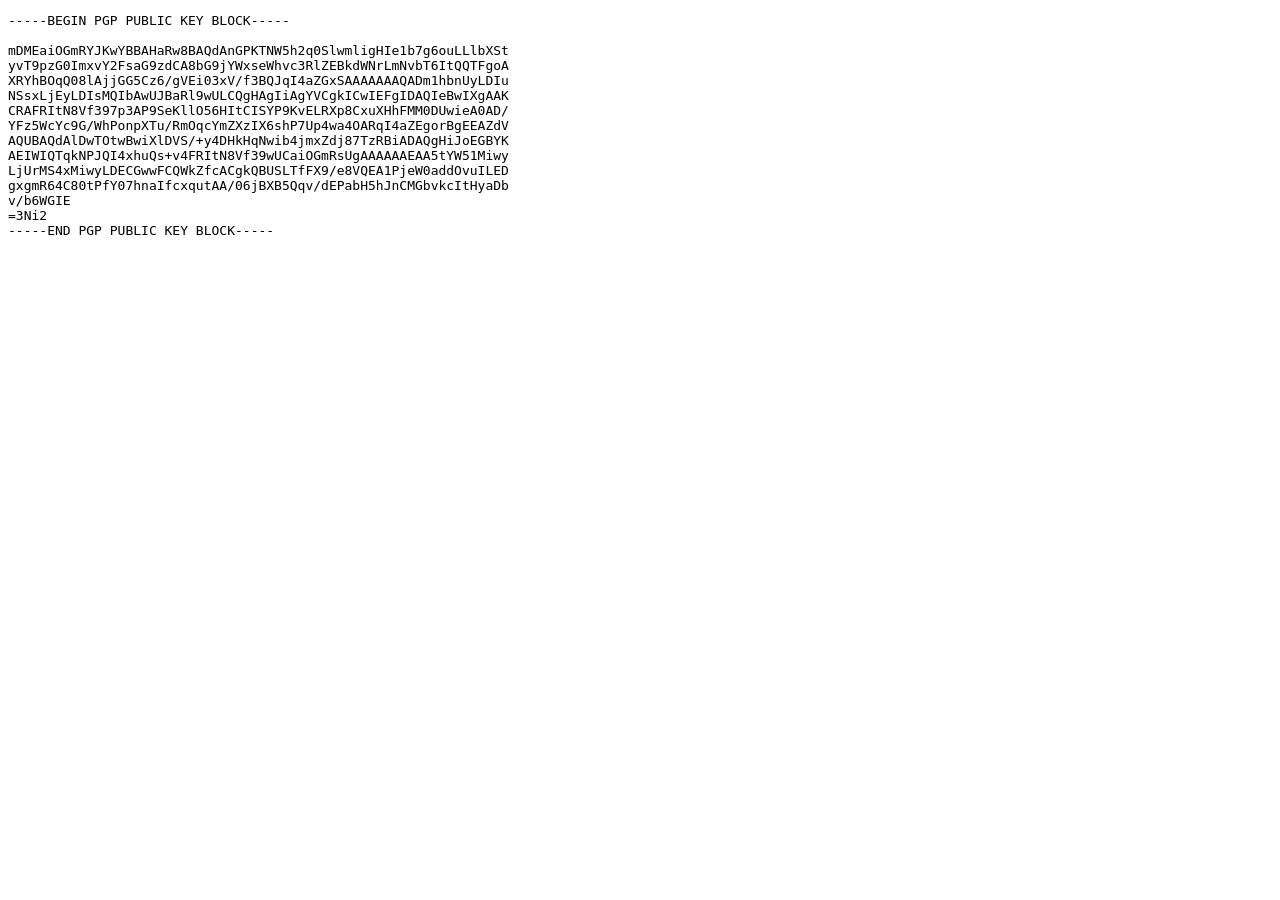
<file: pgp.html>
<!DOCTYPE html>
<html lang="en">
<head>
  <meta charset="utf-8">
  <title>pgp key · 3hz</title>
  <meta name="robots" content="noindex">
  <link rel="canonical" href="https://3hz.dev/pgp.txt">
  <meta http-equiv="refresh" content="0; url=/pgp.txt">
</head>
<body>
  <p>the key is at <a href="/pgp.txt">/pgp.txt</a>.</p>
</body>
</html>
</file>
<file: assets/css/style.css>
/* 3hz.dev
   catppuccin palettes, the bar, the windows, and everything that lives in them.
   colors: https://catppuccin.com/palette  (mocha is the default) */

@font-face { font-family: "Iosevka"; src: url("../fonts/iosevka-400-normal.woff2") format("woff2"); font-weight: 400; font-style: normal; font-display: swap; }
@font-face { font-family: "Iosevka"; src: url("../fonts/iosevka-400-italic.woff2") format("woff2"); font-weight: 400; font-style: italic; font-display: swap; }
@font-face { font-family: "Iosevka"; src: url("../fonts/iosevka-700-normal.woff2") format("woff2"); font-weight: 700; font-style: normal; font-display: swap; }
@font-face { font-family: "Silkscreen"; src: url("../fonts/silkscreen-400.woff2") format("woff2"); font-weight: 400; font-style: normal; font-display: swap; }

/* ── palettes ─────────────────────────────────────────── */

:root, [data-flavor="mocha"] {
  --rosewater:#f5e0dc; --flamingo:#f2cdcd; --pink:#f5c2e7; --mauve:#cba6f7; --red:#f38ba8; --maroon:#eba0ac;
  --peach:#fab387; --yellow:#f9e2af; --green:#a6e3a1; --teal:#94e2d5; --sky:#89dceb; --sapphire:#74c7ec;
  --blue:#89b4fa; --lavender:#b4befe; --text:#cdd6f4; --subtext1:#bac2de; --subtext0:#a6adc8;
  --overlay2:#9399b2; --overlay1:#7f849c; --overlay0:#6c7086; --surface2:#585b70; --surface1:#45475a;
  --surface0:#313244; --base:#1e1e2e; --mantle:#181825; --crust:#11111b;
  color-scheme: dark;
}
[data-flavor="macchiato"] {
  --rosewater:#f4dbd6; --flamingo:#f0c6c6; --pink:#f5bde6; --mauve:#c6a0f6; --red:#ed8796; --maroon:#ee99a0;
  --peach:#f5a97f; --yellow:#eed49f; --green:#a6da95; --teal:#8bd5ca; --sky:#91d7e3; --sapphire:#7dc4e4;
  --blue:#8aadf4; --lavender:#b7bdf8; --text:#cad3f5; --subtext1:#b8c0e0; --subtext0:#a5adcb;
  --overlay2:#939ab7; --overlay1:#8087a2; --overlay0:#6e738d; --surface2:#5b6078; --surface1:#494d64;
  --surface0:#363a4f; --base:#24273a; --mantle:#1e2030; --crust:#181926;
  color-scheme: dark;
}
[data-flavor="frappe"] {
  --rosewater:#f2d5cf; --flamingo:#eebebe; --pink:#f4b8e4; --mauve:#ca9ee6; --red:#e78284; --maroon:#ea999c;
  --peach:#ef9f76; --yellow:#e5c890; --green:#a6d189; --teal:#81c8be; --sky:#99d1db; --sapphire:#85c1dc;
  --blue:#8caaee; --lavender:#babbf1; --text:#c6d0f5; --subtext1:#b5bfe2; --subtext0:#a5adce;
  --overlay2:#949cbb; --overlay1:#838ba7; --overlay0:#737994; --surface2:#626880; --surface1:#51576d;
  --surface0:#414559; --base:#303446; --mantle:#292c3c; --crust:#232634;
  color-scheme: dark;
}
[data-flavor="latte"] {
  /* latte's accents are pastel enough that small text on a light background gets
     hard to read, so these are the same hues pulled darker (oklch lightness only)
     until they pass wcag aa. the originals are in the comments. */
  --rosewater:#974b3c; /* #dc8a78 */ --flamingo:#a24346; /* #dd7878 */ --pink:#a33389;  /* #ea76cb */
  --mauve:#802ce4;     /* #8839ef */ --red:#c20f35;      /* #d20f39 */ --maroon:#c01935; /* #e64553 */
  --peach:#aa4005;     /* #fe640b */ --yellow:#8a5507;   /* #df8e1d */ --green:#1f7107;  /* #40a02b */
  --teal:#056d73;      /* #179299 */ --sky:#046993;      /* #04a5e5 */ --sapphire:#076c7c; /* #209fb5 */
  --blue:#0b55e3;      /* #1e66f5 */ --lavender:#4755c6; /* #7287fd */
  --text:#4c4f69; --subtext1:#5c5f77; --subtext0:#5c5f77; /* #6c6f85 */
  --overlay2:#7c7f93; --overlay1:#8c8fa1; --overlay0:#9ca0b0; --surface2:#acb0be; --surface1:#bcc0cc;
  --surface0:#ccd0da; --base:#eff1f5; --mantle:#e6e9ef; --crust:#dce0e8;
  color-scheme: light;
}

/* ── knobs ────────────────────────────────────────────── */

:root {
  /* muted terminal chrome (ls perms, line numbers, ~). overlay2 passes AA on the dark flavors; latte needs subtext0 */
  --chrome: var(--overlay2);
  --gap: 12px;           /* gaps_in, basically */
  --radius: 10px;
  --border: 2px;
  --win-bg: color-mix(in srgb, var(--base) 84%, transparent);
  --bar-bg: color-mix(in srgb, var(--mantle) 88%, transparent);
  --mono: "Iosevka", "JetBrains Mono", ui-monospace, "SFMono-Regular", Menlo, Consolas, monospace;
  --pixel: "Silkscreen", var(--mono);
  --dim: var(--subtext0);        /* secondary text */
  --pill: color-mix(in srgb, var(--surface0) 70%, var(--mantle));  /* bar modules */
  --sel: var(--surface0);        /* selected / hovered rows */
  --on-accent: var(--crust);     /* text sitting on an accent color */
}
:root[data-flavor="latte"] { --pill: var(--base); --sel: var(--crust); --on-accent: var(--base); --chrome: var(--subtext0); }
/* older browsers without color-mix() get solid windows instead of see-through ones */
@supports not (color: color-mix(in srgb, red, blue)) {
  :root { --win-bg: var(--base); --bar-bg: var(--mantle); --pill: var(--surface0); }
}

@property --angle { syntax: "<angle>"; inherits: false; initial-value: 45deg; }

/* ── base ─────────────────────────────────────────────── */

*, *::before, *::after { box-sizing: border-box; }
html { background: var(--crust); scroll-padding-top: 68px; -webkit-text-size-adjust: 100%; }
body {
  margin: 0;
  min-height: 100vh;
  font-family: var(--mono);
  font-size: 15.5px;
  line-height: 1.6;
  color: var(--text);
}
p, ul, dl, dd, h1, h2, h3, pre { margin: 0; }
ul { padding: 0; list-style: none; }
a { color: var(--blue); text-decoration-thickness: 1px; text-underline-offset: 3px; }
a:hover { color: var(--sky); }
:focus-visible { outline: 2px solid var(--mauve); outline-offset: 2px; border-radius: 4px; }
::selection { background: color-mix(in srgb, var(--mauve) 35%, transparent); color: var(--text); }
b { font-weight: 700; }
kbd { font: inherit; font-size: .9em; padding: 0 5px; border: 1px solid var(--surface2); border-bottom-width: 2px; border-radius: 4px; color: var(--subtext1); }
.ic { width: 18px; height: 18px; fill: none; stroke: currentColor; stroke-width: 2; stroke-linecap: round; stroke-linejoin: round; flex-shrink: 0; }

.sr-only { position: absolute; width: 1px; height: 1px; margin: -1px; padding: 0; overflow: hidden; clip: rect(0 0 0 0); white-space: nowrap; border: 0; }
.skip { position: absolute; left: -999px; top: 8px; z-index: 50; background: var(--mauve); color: var(--on-accent); padding: 4px 10px; border-radius: 6px; }
.skip:focus { left: 8px; }

/* the wallpaper canvas sits behind everything */
#wall {
  position: fixed; inset: 0;
  width: 100vw; height: 100vh; height: 100lvh;
  image-rendering: pixelated;
  z-index: -1;
  background: var(--crust);
}

/* ── bar (waybar-ish) ─────────────────────────────────── */

.bar {
  position: sticky; top: 10px; z-index: 20;
  display: flex; align-items: center; gap: 10px;
  width: calc(100% - 20px);
  max-width: 1200px;
  height: 42px;
  margin: 10px auto 0;
  padding: 0 6px;
  font-size: 13.5px;
  background: var(--bar-bg);
  border: var(--border) solid var(--surface0);
  border-radius: var(--radius);
  -webkit-backdrop-filter: blur(14px);
  backdrop-filter: blur(14px);
}
.bar a { text-decoration: none; }

.bar-logo {
  display: flex; align-items: center; gap: 7px;
  height: 30px; padding: 0 10px;
  color: var(--on-accent);
  background: var(--mauve);
  border-radius: 7px;
  font-family: var(--pixel);
  font-size: 13px;
  letter-spacing: .02em;
}
.bar-logo:hover { color: var(--on-accent); background: var(--lavender); }
.bar-logo svg { width: 24px; height: 12px; fill: none; stroke: currentColor; stroke-width: 2; stroke-linecap: round; }

.ws { display: flex; gap: 2px; }
.ws a {
  display: flex; align-items: center; gap: 6px;
  height: 30px; padding: 0 9px;
  color: var(--dim);
  border-radius: 7px;
}
.ws a b { color: var(--dim); font-weight: 700; }
.ws a:hover { background: var(--pill); color: var(--text); }
.ws a[aria-current="true"] { background: var(--pill); color: var(--text); }
.ws a[aria-current="true"] b { color: var(--mauve); }

.bar-title {
  flex: 1; min-width: 0;
  text-align: center;
  color: var(--subtext0);
  white-space: nowrap; overflow: hidden; text-overflow: ellipsis;
}

.bar-mods { display: flex; gap: 6px; margin-left: auto; }
.mod {
  display: flex; align-items: center; gap: 7px;
  height: 30px; padding: 0 11px;
  font: inherit;
  color: var(--subtext1);
  background: var(--pill);
  border: 0;
  border-radius: 7px;
  white-space: nowrap;
}
.mod-cpu { color: var(--peach); }
.mod-clock { color: var(--lavender); }
.mod-clock .day { color: var(--dim); }
.mod-flavor { color: var(--mauve); cursor: pointer; }
.mod-flavor:hover { background: var(--surface1); }
.swatch { width: 11px; height: 11px; border-radius: 50%; background: conic-gradient(var(--mauve) 0 25%, var(--pink) 0 50%, var(--lavender) 0 75%, var(--blue) 0); }

/* ── the desk: tiled windows ──────────────────────────── */

.desk {
  display: grid;
  gap: var(--gap);
  max-width: 1200px;
  margin: 0 auto;
  padding: var(--gap) 10px;
}

.win {
  position: relative;
  display: flex; flex-direction: column;
  min-width: 0;
  background: var(--win-bg);
  border-radius: var(--radius);
  -webkit-backdrop-filter: blur(12px) saturate(1.15);
  backdrop-filter: blur(12px) saturate(1.15);
}
/* border lives on a masked pseudo-element so the translucent window
   doesn't show the gradient through it */
.win::before {
  content: "";
  position: absolute; inset: 0;
  padding: var(--border);
  border-radius: inherit;
  background: var(--surface0);
  -webkit-mask: linear-gradient(#000 0 0) content-box, linear-gradient(#000 0 0);
  -webkit-mask-composite: xor;
  mask: linear-gradient(#000 0 0) content-box exclude, linear-gradient(#000 0 0);
  pointer-events: none;
}
.win.is-focused::before, html:not(.js) .win:hover::before {
  background: conic-gradient(from var(--angle), var(--mauve), var(--lavender), var(--pink), var(--mauve));
}
.win.is-focused::before { animation: borderangle 8s linear infinite; }
@keyframes borderangle { to { --angle: 405deg; } }

.win-bar {
  display: flex; align-items: center; justify-content: space-between; gap: 12px;
  padding: 7px 16px 6px;
  font-size: 13px;
  color: var(--dim);
  border-bottom: 1px solid var(--surface0);
}
.win-bar h1, .win-bar h2, .win-title { font-size: inherit; font-weight: 400; color: var(--subtext0); }
.win-bar b { color: var(--subtext1); margin-right: 4px; }
.win.is-focused .win-bar b { color: var(--mauve); }
.win-meta { color: var(--dim); }
.win-body { flex: 1; padding: 14px 18px 18px; }

/* the shell prompt at the top of terminal windows */
.cmd { color: var(--text); margin-bottom: 10px; }
.p-dir { color: var(--blue); font-weight: 700; }
.p-arrow { color: var(--green); }

/* ── fetch ────────────────────────────────────────────── */

.fetch { display: flex; gap: 22px; align-items: flex-start; }
.fetch-logo { flex-shrink: 0; padding-top: 4px; }
.fetch-logo img {
  display: block;
  width: 170px; height: 170px;
  border-radius: 8px;
  object-fit: cover;
}
.fetch-info { min-width: 0; }
.fetch-info dl > div { display: grid; grid-template-columns: 9ch 1fr; column-gap: 1ch; }
.fetch-info dt { color: var(--mauve); font-weight: 700; }
.fetch-info dd { color: var(--text); min-width: 0; }
.fetch-head { font-size: inherit; font-weight: 700; }
.fetch-head .u, .fetch-head .h { color: var(--mauve); }
.fetch-head .at { color: var(--text); }
/* one plain line so a stranger knows who this is before reading the fetch rows */
.fetch-intro { margin: 4px 0 2px; color: var(--subtext1); max-width: 62ch; }
.fetch-rule { color: var(--overlay0); line-height: 1.2; overflow: hidden; white-space: nowrap; }
.fetch-colors { display: flex; margin-top: 12px; }
.fetch-colors i { display: block; width: 30px; height: 18px; background: var(--c); }

/* ── rofi ─────────────────────────────────────────────── */

.rofi { display: flex; flex-direction: column; gap: 10px; }
.rofi-input {
  display: flex; align-items: center; gap: 10px;
  padding: 8px 12px;
  color: var(--text);
  background: var(--mantle);
  border: 1px solid var(--surface0);
  border-radius: 8px;
}
.rofi-input .ic { color: var(--mauve); width: 16px; height: 16px; }
.caret { width: 8px; height: 17px; margin-left: -8px; background: var(--rosewater); animation: blink 1.1s steps(1) infinite; }
.rofi-list { display: flex; flex-direction: column; gap: 2px; }
.rofi-list a {
  display: grid; grid-template-columns: 18px auto 1fr; align-items: center; gap: 12px;
  padding: 8px 12px;
  color: var(--text);
  text-decoration: none;
  border-radius: 8px;
}
.rofi-list .ic { color: var(--overlay2); }
.r-name { white-space: nowrap; }
.r-desc { color: var(--dim); font-size: 13.5px; text-align: right; white-space: nowrap; overflow: hidden; text-overflow: ellipsis; }
/* first entry is "selected" until you point at another one */
.rofi-list li:first-child a,
.rofi-list a:hover, .rofi-list a:focus-visible { background: var(--sel); color: var(--text); }
.rofi-list li:first-child a .ic,
.rofi-list a:hover .ic, .rofi-list a:focus-visible .ic { color: var(--mauve); }
.rofi-list li:first-child a .r-desc,
.rofi-list a:hover .r-desc, .rofi-list a:focus-visible .r-desc { color: var(--subtext1); }
.rofi-list:hover li:first-child a:not(:hover) { background: none; }
.rofi-list:hover li:first-child a:not(:hover) .r-desc { color: var(--dim); }
.rofi-list:hover li:first-child a:not(:hover) .ic { color: var(--overlay2); }
.rofi-list a[aria-current] .r-name { color: var(--dim); }
.rofi-foot { margin-top: auto; font-size: 12.5px; color: var(--chrome); text-align: right; }

/* ── nvim ─────────────────────────────────────────────── */

.nvim { display: flex; flex-direction: column; padding: 0; }
.nv-buf { flex: 1; padding: 12px 18px 8px 0; }
.nv-line { display: grid; grid-template-columns: 4.5ch 1fr; column-gap: 1.5ch; }
.nv-line + .nv-line { margin-top: 10px; }
.ln { text-align: right; color: var(--chrome); user-select: none; }
.nv-line:first-child { background: color-mix(in srgb, var(--sel) 45%, transparent); }
.nv-line:first-child .ln { color: var(--lavender); }
.nv-line p { color: var(--text); }
.nv-line .md-h { color: var(--mauve); font-weight: 700; }
.nv-line .md-h2 { color: var(--peach); }
.md-list li { padding-left: 2ch; text-indent: -2ch; }
.md-list li::before { content: "- "; color: var(--teal); }
.nv-tilde { margin-top: 10px; padding-left: 2ch; color: var(--chrome); line-height: 1.5; user-select: none; }
.nv-status {
  display: flex; align-items: stretch;
  font-size: 12.5px;
  line-height: 24px;
  background: var(--mantle);
  border-radius: 0 0 var(--radius) var(--radius);
  overflow: hidden;
}
.nv-status > span { padding: 0 12px; white-space: nowrap; }
.nv-mode { background: var(--mauve); color: var(--on-accent); font-weight: 700; }
.nv-file { background: var(--surface0); color: var(--text); }
.nv-fill { flex: 1; }
.nv-ft { color: var(--overlay1); }
.nv-pos { background: var(--mauve); color: var(--on-accent); font-weight: 700; }

/* ── now + cava ───────────────────────────────────────── */

.now { display: flex; flex-direction: column; }
.now-list > div { display: grid; grid-template-columns: 10ch 1fr; column-gap: 1ch; padding: 3px 0; }
.now-list dt { color: var(--teal); }
.np { margin-top: 18px; padding-top: 14px; border-top: 1px dashed var(--surface1); }
.np-label { color: var(--pink); font-size: 13px; }
.np-track { color: var(--text); font-weight: 700; margin-top: 2px; }
.np-artist { color: var(--subtext0); font-size: 14px; }
.np-bar { display: flex; align-items: center; gap: 10px; margin-top: 8px; font-size: 12.5px; color: var(--dim); }
.np-track-line { flex: 1; height: 3px; background: var(--surface1); border-radius: 2px; position: relative; }
.np-track-line i { position: absolute; inset: 0 62% 0 0; background: var(--mauve); border-radius: 2px; }
.np-track-line i::after { content: ""; position: absolute; right: -5px; top: -4px; width: 11px; height: 11px; border-radius: 50%; background: var(--text); }
.cava {
  display: flex; align-items: flex-end; gap: 3px;
  flex: 1;
  min-height: 56px; max-height: 130px;
  margin-top: 18px;
}
.cava i {
  flex: 1;
  height: 100%;
  background: linear-gradient(to top, var(--blue), var(--mauve) 55%, var(--pink));
  border-radius: 2px 2px 0 0;
  transform-origin: bottom;
  transform: scaleY(.2);
  animation: cava 1.3s ease-in-out infinite alternate;
  opacity: .85;
}
.cava i:nth-child(3n)   { animation-duration: .9s; }
.cava i:nth-child(3n+1) { animation-duration: 1.7s; }
.cava i:nth-child(4n)   { animation-delay: -.6s; }
.cava i:nth-child(5n)   { animation-delay: -1.1s; animation-duration: 1.1s; }
.cava i:nth-child(7n)   { animation-delay: -.3s; animation-duration: 2.1s; }
.cava i:nth-child(2n)   { animation-name: cava2; }
@keyframes cava  { 0% { transform: scaleY(.12); } 40% { transform: scaleY(.7); } 100% { transform: scaleY(.3); } }
@keyframes cava2 { 0% { transform: scaleY(.5); } 55% { transform: scaleY(.15); } 100% { transform: scaleY(.9); } }

/* ── ls -l ────────────────────────────────────────────── */

.ls-total { color: var(--dim); margin-bottom: 4px; }
.ls a {
  display: grid;
  grid-template-columns: 10ch minmax(0, 21ch) minmax(0, 1fr) auto;
  column-gap: 1.5ch;
  padding: 7px 10px;
  margin: 0 -10px;
  color: var(--text);
  text-decoration: none;
  border-radius: 7px;
}
.ls a:hover, .ls a:focus-visible { background: color-mix(in srgb, var(--sel) 70%, transparent); color: var(--text); }
.ls-perm { color: var(--chrome); }
/* the date column only shows up once github has answered (see main.js) */
.ls-date { display: none; color: var(--dim); white-space: pre; }
.ls.has-dates a { grid-template-columns: 10ch 8ch minmax(0, 21ch) minmax(0, 1fr) auto; }
.ls.has-dates .ls-date { display: block; }
.ls.has-dates .ls-desc { grid-column: 3 / -1; }
.ls-name { color: var(--blue); font-weight: 700; overflow: hidden; text-overflow: ellipsis; white-space: nowrap; }
.ls a:hover .ls-name { text-decoration: underline; text-underline-offset: 3px; }
.ls-file .ls-name { color: var(--text); font-weight: 400; }
.ls-lang { color: var(--sky); white-space: nowrap; overflow: hidden; text-overflow: ellipsis; }
.ls-tag { color: var(--dim); white-space: nowrap; }
.ls-tag.star { color: var(--yellow); }
.ls-desc { grid-column: 2 / -1; color: var(--subtext0); font-size: 14.5px; margin-top: 1px; }
/* a second link under a row (the row itself is already one link) */
/* the offset is in the row's ch so it lines up with ls-desc; only the text inside is smaller */
.ls-more { margin: -3px 0 6px calc(10ch + 1.5ch); color: var(--dim); }
.ls-more > span { font-size: 14.5px; }
.ls.has-dates .ls-more { margin-left: calc(18ch + 3ch); }
/* .ls a styles whole rows, so put the inline link back to normal */
.ls-more a { display: inline; padding: 0; margin: 0; border-radius: 0; color: var(--blue); }
.ls-more a:hover, .ls-more a:focus-visible { background: none; text-decoration: underline; text-underline-offset: 3px; }

/* ── tree ─────────────────────────────────────────────── */

.tree-root { color: var(--blue); font-weight: 700; }
.tree li { position: relative; padding: 0 0 14px 30px; }
.tree li::before { content: ""; position: absolute; left: 6px; top: 0; bottom: 0; border-left: 1px solid var(--surface2); }
.tree li::after { content: ""; position: absolute; left: 6px; top: .8em; width: 16px; border-top: 1px solid var(--surface2); }
.tree li:last-child { padding-bottom: 4px; }
.tree li:last-child::before { bottom: auto; height: .8em; }
.tree-name { color: var(--text); font-weight: 700; }
.tree-name a { color: var(--text); }
.tree-name a:hover { color: var(--mauve); }
.tree-dir .tree-name { color: var(--blue); }
.tree-meta { color: var(--dim); font-size: 13.5px; }
.tree-desc { color: var(--subtext0); font-size: 14.5px; margin-top: 3px; }
.tree-note { color: var(--peach); font-size: 13.5px; margin-top: 4px; }
.tree-note a { color: var(--peach); }
.tree-sum { color: var(--dim); margin-top: 12px; }
.badge {
  display: inline-block;
  margin-left: 6px;
  padding: 0 7px;
  font-size: 11.5px; font-weight: 400;
  line-height: 18px;
  vertical-align: 1px;
  border-radius: 4px;
}
.badge.wip { color: var(--on-accent); background: var(--yellow); }
.badge.done { color: var(--on-accent); background: var(--green); }
.badge.empty { color: var(--subtext1); background: var(--sel); }

/* ── man ──────────────────────────────────────────────── */

.man { font-size: 15px; }
.man-head { display: flex; justify-content: space-between; gap: 1ch; color: var(--text); margin-bottom: 14px; }
.man-mid { color: var(--dim); }
.man-foot { margin: 18px 0 0; }
.man h3 { font-size: inherit; color: var(--mauve); margin-top: 14px; }
.man h3 + p, .man h3 + dl { margin-left: 5ch; }
.man p { color: var(--text); }
.man b { color: var(--text); }
.man i { color: var(--peach); font-style: normal; text-decoration: underline; text-underline-offset: 3px; }
.man a { color: var(--text); text-decoration-color: var(--overlay1); }
.man a:hover { color: var(--mauve); }
.man-opts dt { margin-top: 4px; }
.nw { white-space: nowrap; }
.man-opts dd { margin-left: 5ch; color: var(--subtext1); }

/* ── friends / 88x31 ──────────────────────────────────── */

.buttons { display: flex; flex-wrap: wrap; align-content: flex-start; align-self: start; gap: 8px; }
.buttons a { text-decoration: none; }
.buttons a, .mybutton { display: block; line-height: 0; }
.buttons img, .mybutton img, .btn-fallback {
  display: block;
  width: 88px; height: 31px;
  image-rendering: pixelated;
  transition: transform .12s;
}
.buttons a:hover img, .buttons a:hover .btn-fallback, .mybutton:hover img { transform: translateY(-2px); }
/* shown when a friend's button image isn't in /buttons/friends yet */
.btn-fallback {
  display: flex; flex-direction: column; justify-content: center;
  padding: 0 6px;
  overflow: hidden;
  font-size: 10.5px; line-height: 1.1;
  text-align: center;
  color: var(--text);
  background: var(--mantle);
  border: 1px solid var(--surface2);
  box-shadow: inset 1px 1px 0 var(--surface1), inset -1px -1px 0 var(--crust);
  white-space: nowrap;
}
.btn-fallback b { color: var(--text); overflow: hidden; text-overflow: ellipsis; }
.btn-fallback small { color: var(--mauve); font-size: 9.5px; }
.buttons a:hover .btn-fallback { border-color: var(--mauve); }

.linkme { margin-top: 22px; padding-top: 14px; border-top: 1px dashed var(--surface1); }
/* no friends' buttons yet: hide the empty wall and just show mine */
#friends:not(:has(.buttons a)) .win-body > .cmd,
#friends:not(:has(.buttons a)) .buttons { display: none; }
#friends:not(:has(.buttons a)) .linkme { margin: 0; padding: 0; border: 0; }
.linkme-row { display: flex; align-items: center; gap: 12px; }
.snippet {
  flex: 1; min-width: 0;
  padding: 7px 10px;
  font: inherit; font-size: 12.5px;
  color: var(--subtext1);
  background: var(--mantle);
  border: 1px solid var(--surface0);
  border-radius: 7px;
  white-space: pre-wrap;
  overflow-wrap: anywhere;
}
.copy {
  font: inherit; font-size: 13px;
  padding: 6px 12px;
  color: var(--on-accent);
  background: var(--mauve);
  border: 0; border-radius: 7px;
  cursor: pointer;
}
.copy:hover { background: var(--lavender); }
.copy.done { background: var(--green); }
.linkme-note { margin-top: 8px; font-size: 13px; color: var(--dim); }
.linkme-note a { color: var(--subtext1); }

/* ── footer ───────────────────────────────────────────── */

.foot {
  max-width: 1200px;
  margin: 26px auto 0;
  padding: 0 16px 42vh;
  text-align: center;
}
.foot-line { color: var(--subtext0); font-style: italic; }
.foot-small { margin-top: 6px; font-size: 13px; color: var(--dim); }
.foot-small a { color: var(--subtext1); }
.cursor { display: inline-block; width: 8px; height: 16px; margin-left: 4px; vertical-align: -2px; background: var(--mauve); animation: blink 1.1s steps(1) infinite; }
@keyframes blink { 50% { opacity: 0; } }

/* ── layout ───────────────────────────────────────────── */

@media (min-width: 1040px) {
  .desk {
    grid-template-columns: repeat(12, minmax(0, 1fr));
    grid-template-areas:
      "fetch fetch fetch fetch fetch fetch fetch links links links links links"
      "about about about about about about about now   now   now   now   now"
      "proj  proj  proj  proj  proj  proj  proj  write write write write write"
      "fr    fr    fr    fr    fr    fr    fr    fr    fr    fr    fr    fr"
      "man   man   man   man   man   man   man   man   man   man   man   man";
  }
  #fetch { grid-area: fetch; }
  #links { grid-area: links; }
  #about { grid-area: about; }
  #now { grid-area: now; }
  #projects { grid-area: proj; }
  #writing { grid-area: write; }
  #man { grid-area: man; }
  #friends { grid-area: fr; }
  #friends .win-body { display: grid; grid-template-columns: 1fr minmax(0, 470px); column-gap: 28px; }
  #friends .win-body > .cmd { grid-column: 1 / -1; }
  #friends .linkme { margin: 0; padding: 0 0 0 26px; border: 0; border-left: 1px dashed var(--surface1); }
  #friends .linkme-row { flex-wrap: wrap; }
  #friends .snippet { flex-basis: 100%; order: 3; }
  #friends:not(:has(.buttons a)) .win-body { display: block; }
  #friends:not(:has(.buttons a)) .linkme-row { flex-wrap: nowrap; }
  #friends:not(:has(.buttons a)) .snippet { flex-basis: auto; order: 0; }
  .man-cols { columns: 2; column-gap: 56px; column-rule: 1px dashed var(--surface1); }
  .man-sec { break-inside: avoid; }
  .man-sec:first-child h3 { margin-top: 0; }
}

@media (max-width: 1039px) {
  .desk { max-width: 760px; }
  .bar { max-width: 740px; }
  .bar-title { display: none; }
  .bar-mods { margin-left: auto; }
  .mod-cpu { display: none; }
}

@media (max-width: 720px) {
  body { font-size: 15px; }
  :root { --gap: 10px; --win-bg: var(--base); --bar-bg: var(--mantle); }
  .bar { width: calc(100% - 16px); margin: 8px auto 0; top: 8px; gap: 6px; padding: 0 4px; }
  .desk { padding: var(--gap) 8px; }
  .win, .bar { -webkit-backdrop-filter: none; backdrop-filter: none; }
  /* the nav gets its own row: labels stay, and each tab is a 44px tap target */
  html { scroll-padding-top: 116px; }
  .bar { flex-wrap: wrap; height: auto; padding: 4px; row-gap: 2px; }
  .ws { order: 3; flex-basis: 100%; gap: 2px; }
  .ws a { flex: 1; justify-content: center; height: 44px; padding: 0 6px; gap: 5px; }
  .mod-cpu { display: none; }
  .mod { padding: 0 9px; }
  .mod-flavor #flavor-name { display: none; }
  .bar-logo span { display: none; }
  .win-body { padding: 12px 14px 16px; }
  /* picture next to the name so the intro, shipped and contact rows fit on the first screen */
  .fetch { display: grid; grid-template-columns: 64px minmax(0, 1fr); gap: 0 14px; align-items: center; }
  .fetch-info { display: contents; }
  .fetch-logo { grid-column: 1; grid-row: 1; padding-top: 0; }
  .fetch-logo img { width: 64px; height: 64px; }
  .fetch-head { grid-column: 2; grid-row: 1; }
  .fetch-intro, .fetch-rule, .fetch-info dl, .fetch-colors { grid-column: 1 / -1; }
  .fetch-intro { margin-top: 12px; }
  .fetch-rule { margin: 6px 0 4px; }
  .fetch-colors i { width: 24px; }
  .ls a, .ls.has-dates a { grid-template-columns: minmax(0, 1fr) auto; }
  .ls-perm { display: none; }
  .ls-lang { grid-column: 1; grid-row: 2; }
  .ls-tag { grid-column: 2; grid-row: 1; }
  .ls-date { grid-column: 2; grid-row: 2; text-align: right; }
  .ls-desc, .ls.has-dates .ls-desc { grid-column: 1 / -1; }
  .ls-more, .ls.has-dates .ls-more { margin-left: 0; }
  .man h3 + p, .man h3 + dl, .man-opts dd { margin-left: 3ch; }
  .man-mid { display: none; }
  .linkme-row { flex-wrap: wrap; }
  .snippet { flex-basis: 100%; order: 3; }
  .nv-line { grid-template-columns: 3ch 1fr; column-gap: 1ch; }
  .nv-buf { padding-right: 14px; }
}

@media (max-width: 380px) {
  .ws a { padding: 0 3px; }
  .mod-clock { display: none; }
  .nw { white-space: normal; }
}

@media (prefers-reduced-motion: reduce) {
  *, *::before, *::after { animation: none !important; transition: none !important; }
  .cava i { transform: scaleY(.45); }
  .cava i:nth-child(2n) { transform: scaleY(.7); }
  .cava i:nth-child(3n) { transform: scaleY(.3); }
}
</file>
<file: knox/css/style.css>
/* 3hz.dev/knox
   catppuccin mocha only, the same palette values as the app (tailwind.config.mjs).
   no webfonts: system fonts load instantly and look right on windows. */

:root {
  color-scheme: dark;
  /* mocha */
  --bg: #1e1e2e;        /* base */
  --bg-alt: #181825;    /* mantle */
  --bg-deep: #11111b;   /* crust */
  --card: #313244;      /* surface0 */
  --border: #45475a;    /* surface1 */
  --border-2: #585b70;  /* surface2 */
  --text: #cdd6f4;
  --text-2: #bac2de;    /* subtext1 */
  --text-3: #a6adc8;    /* subtext0, lowest text color we use (passes aa on base and surface0) */
  --accent: #cba6f7;    /* mauve */
  --accent-2: #b4befe;  /* lavender */
  --accent-ink: #181825;
  --link: #cba6f7;
  --ok: #a6e3a1;
  --warn: #f9e2af;
  --bad: #f38ba8;
  --info: #89b4fa;
  --teal: #94e2d5;
  --shadow: 0 18px 50px rgb(17 17 27 / .6);   /* crust */
  --tint: rgb(203 166 247 / .10);        /* mauve */
  --tint-border: rgb(203 166 247 / .35);

  --font: "Segoe UI Variable Text", "Segoe UI", system-ui, -apple-system, "Helvetica Neue", Roboto, Arial, sans-serif;
  --mono: "Cascadia Mono", "JetBrains Mono", Consolas, ui-monospace, "SF Mono", monospace;
  --radius: 14px;
  --wrap: 1120px;
  --gutter: 16px;
}

*, *::before, *::after { box-sizing: border-box; }
html { -webkit-text-size-adjust: 100%; scroll-padding-top: 84px; }
@media (prefers-reduced-motion: no-preference) { html { scroll-behavior: smooth; } }

body {
  margin: 0;
  background: var(--bg);
  color: var(--text);
  font: 17px/1.6 var(--font);
  -webkit-font-smoothing: antialiased;
  overflow-x: hidden;
}

img, svg, video { max-width: 100%; height: auto; display: block; }
a { color: var(--link); text-underline-offset: 3px; text-decoration-thickness: 1px; }
a:hover { text-decoration-thickness: 2px; }
:focus-visible { outline: 3px solid var(--accent); outline-offset: 3px; border-radius: 6px; }
code, kbd, pre { font-family: var(--mono); font-size: .9em; }
code { background: var(--bg-alt); border: 1px solid var(--border); border-radius: 6px; padding: .08em .38em; overflow-wrap: anywhere; }
kbd { background: var(--card); border: 1px solid var(--border-2); border-bottom-width: 2px; border-radius: 5px; padding: 0 .35em; }
pre { background: var(--bg-deep); border: 1px solid var(--border); border-radius: 10px; padding: 14px 16px; overflow-x: auto; line-height: 1.5; }
pre code { background: none; border: 0; padding: 0; overflow-wrap: normal; }
h1, h2, h3 { line-height: 1.2; letter-spacing: -.01em; margin: 0 0 .5em; }
h2 { font-size: clamp(1.6rem, 1.2rem + 1.6vw, 2.2rem); }
h3 { font-size: 1.15rem; }
p { margin: 0 0 1em; }
ul, ol { padding-left: 1.3em; }
li { margin: .25em 0; }
hr { border: 0; border-top: 1px solid var(--border); margin: 2.5rem 0; }

.i { width: 1.2em; height: 1.2em; display: inline-block; vertical-align: -.2em; flex-shrink: 0; }
.sr-only { position: absolute !important; width: 1px; height: 1px; overflow: hidden; clip: rect(0 0 0 0); white-space: nowrap; }
.skip { position: absolute; left: 12px; top: -60px; z-index: 100; background: var(--accent); color: var(--accent-ink); padding: 10px 14px; border-radius: 8px; font-weight: 600; }
.skip:focus { top: 12px; }

.wrap { width: 100%; max-width: var(--wrap); margin: 0 auto; padding: 0 var(--gutter); }
.narrow { max-width: 760px; }

/* ── header ─────────────────────────────────────────── */

.top {
  position: sticky; top: 0; z-index: 50;
  background: var(--bg-alt);
  background: color-mix(in srgb, var(--bg-alt) 88%, transparent);
  -webkit-backdrop-filter: blur(10px); backdrop-filter: blur(10px);
  border-bottom: 1px solid var(--border);
}
.top-in { display: flex; align-items: center; gap: 12px; min-height: 64px; flex-wrap: wrap; }
.logo { display: flex; align-items: center; gap: 10px; color: var(--text); text-decoration: none; font-weight: 700; font-size: 1.05rem; margin-right: auto; }
.logo img { width: 34px; height: 34px; }
.logo small { display: block; font-weight: 500; font-size: .72rem; color: var(--text-3); letter-spacing: .01em; }
.nav { display: flex; gap: 2px; flex-wrap: wrap; }
.nav a { color: var(--text-2); text-decoration: none; padding: 8px 10px; border-radius: 8px; font-size: .95rem; }
.nav a:hover, .nav a[aria-current="page"] { color: var(--text); background: var(--card); }
.top-actions { display: flex; align-items: center; gap: 8px; }
.icon-btn {
  display: inline-flex; align-items: center; justify-content: center;
  width: 40px; height: 40px; border-radius: 10px; border: 1px solid var(--border);
  background: transparent; color: var(--text-2); cursor: pointer; text-decoration: none;
}
.icon-btn:hover { color: var(--text); background: var(--card); }
.icon-btn svg { width: 20px; height: 20px; }

@media (max-width: 820px) {
  .top-in { padding-top: 8px; padding-bottom: 6px; gap: 6px 10px; }
  .nav { order: 3; width: 100%; justify-content: space-between; margin: 0 -6px; }
  .nav a { padding: 10px 6px; font-size: .9rem; min-height: 44px; display: inline-flex; align-items: center; }
  .top .btn-sm { display: none; }
}

/* ── buttons ────────────────────────────────────────── */

.btn {
  display: inline-flex; align-items: center; justify-content: center; gap: 10px;
  padding: 14px 22px; border-radius: 12px; font-weight: 650; font-size: 1.05rem;
  text-decoration: none; border: 1px solid transparent; cursor: pointer; line-height: 1.2;
  transition: transform .12s ease, opacity .12s ease, background .12s ease;
}
.btn svg { width: 20px; height: 20px; flex-shrink: 0; }
.btn-primary { background: var(--accent); color: var(--accent-ink); }
.btn-primary:hover { opacity: .92; }
.btn-primary:active { transform: scale(.98); }
.btn-ghost { border-color: var(--border-2); color: var(--text); }
.btn-ghost:hover { background: var(--card); }
.btn-sm { padding: 9px 14px; font-size: .92rem; border-radius: 10px; }
.btn-big { padding: 18px 28px; font-size: 1.15rem; }
.btn-big .btn-sub { display: block; font-size: .78rem; font-weight: 500; opacity: .8; margin-top: 3px; }

/* ── hero ───────────────────────────────────────────── */

.hero { padding: clamp(40px, 7vw, 88px) 0 40px; position: relative; overflow: hidden; }
.hero::before {
  content: ""; position: absolute; inset: -40% -10% auto; height: 520px; z-index: -1;
  background: radial-gradient(closest-side, rgb(203 166 247 / .18), transparent 70%);
  pointer-events: none;
}
.hero-grid { display: grid; grid-template-columns: 1.05fr 1fr; gap: clamp(28px, 5vw, 56px); align-items: center; }
.eyebrow { display: inline-flex; align-items: center; gap: 8px; color: var(--text-2); font-size: .9rem; font-weight: 600; background: var(--tint); border: 1px solid var(--tint-border); padding: 5px 12px; border-radius: 999px; margin-bottom: 18px; }
.eyebrow .dot { width: 8px; height: 8px; border-radius: 50%; background: var(--ok); }
.hero h1 { font-size: clamp(2.3rem, 1.6rem + 3.2vw, 3.9rem); margin-bottom: .3em; letter-spacing: -.025em; }
.hero h1 .h1-sub { display: block; font-size: .42em; font-weight: 600; color: var(--text-2); letter-spacing: 0; margin-top: .45em; }
.pitch { font-size: clamp(1.1rem, 1rem + .5vw, 1.3rem); color: var(--text); max-width: 34em; }
.cta { display: flex; flex-wrap: wrap; gap: 12px; align-items: center; margin: 26px 0 14px; }
.cta-note { color: var(--text-3); font-size: .9rem; margin: 0; }
.cta-note a { color: var(--text-2); }
.hero-shot { margin: 0; }

@media (max-width: 900px) { .hero-grid { grid-template-columns: 1fr; } }

/* ── screenshots ────────────────────────────────────── */

.shot {
  margin: 0; border-radius: var(--radius); overflow: hidden;
  border: 1px solid var(--border); background: var(--bg-alt); box-shadow: var(--shadow);
}
.shot img { width: 100%; aspect-ratio: 16 / 10; object-fit: cover; }
figure.with-cap figcaption { color: var(--text-3); font-size: .9rem; margin-top: 10px; text-align: center; }

/* ── facts strip ────────────────────────────────────── */

.strip { border-top: 1px solid var(--border); border-bottom: 1px solid var(--border); background: var(--bg-alt); }
.strip ul { list-style: none; margin: 0; padding: 16px 0; display: flex; flex-wrap: wrap; gap: 10px 28px; justify-content: center; }
.strip li { display: flex; align-items: center; gap: 8px; color: var(--text-2); font-size: .95rem; margin: 0; }
.strip svg { width: 18px; height: 18px; color: var(--accent); }

/* ── sections ───────────────────────────────────────── */

.sec { padding: clamp(56px, 8vw, 96px) 0; }
.sec-alt { background: var(--bg-alt); border-top: 1px solid var(--border); border-bottom: 1px solid var(--border); }
.sec-head { max-width: 720px; margin-bottom: 34px; }
.kicker { display: inline-block; font-size: .82rem; font-weight: 700; letter-spacing: .08em; text-transform: uppercase; color: var(--link); margin-bottom: 10px; }
.lede { font-size: 1.12rem; color: var(--text-2); }

.split { display: grid; grid-template-columns: 1fr 1.1fr; gap: clamp(28px, 5vw, 56px); align-items: start; }
.split.flip > :first-child { order: 2; }
@media (max-width: 900px) { .split, .split.flip { grid-template-columns: 1fr; } .split.flip > :first-child { order: 0; } }

.steps { list-style: none; padding: 0; margin: 0 0 22px; counter-reset: s; }
.steps li { counter-increment: s; position: relative; padding: 0 0 18px 52px; margin: 0; }
.steps li::before {
  content: counter(s); position: absolute; left: 0; top: -2px;
  width: 36px; height: 36px; border-radius: 10px; display: grid; place-items: center;
  background: var(--tint); border: 1px solid var(--tint-border); color: var(--accent); font-weight: 700;
}
.steps li:not(:last-child)::after { content: ""; position: absolute; left: 17px; top: 38px; bottom: 4px; width: 2px; background: var(--border); }
.steps b { color: var(--text); }
.steps p { margin: 2px 0 0; color: var(--text-2); }

.ticks { list-style: none; padding: 0; margin: 0; }
.ticks li { position: relative; padding-left: 28px; color: var(--text-2); margin: .5em 0; }
.ticks li::before {
  content: ""; position: absolute; left: 2px; top: .5em; width: 14px; height: 8px;
  border-left: 2.5px solid var(--ok); border-bottom: 2.5px solid var(--ok); transform: rotate(-45deg);
}
.ticks b { color: var(--text); }

/* ── cards / grid ───────────────────────────────────── */

.grid { display: grid; grid-template-columns: repeat(auto-fill, minmax(min(100%, 300px), 1fr)); gap: 16px; }
.card { background: var(--card); border: 1px solid var(--border); border-radius: var(--radius); padding: 22px; }
.card h3 { display: flex; align-items: center; gap: 10px; margin-bottom: .45em; }
.card h3 svg { width: 22px; height: 22px; color: var(--accent); flex-shrink: 0; }
.card p { color: var(--text-2); margin: 0; font-size: .98rem; }
.card .new { font-size: .7rem; font-weight: 700; letter-spacing: .06em; text-transform: uppercase; color: var(--accent-ink); background: var(--accent); border-radius: 6px; padding: 2px 7px; margin-left: auto; }

.callout {
  display: flex; gap: 16px; align-items: flex-start;
  background: var(--tint); border: 1px solid var(--tint-border); border-radius: var(--radius); padding: 18px 20px;
}
.callout svg { width: 24px; height: 24px; color: var(--accent); flex-shrink: 0; margin-top: 2px; }
.callout p { margin: 0; color: var(--text); }
.callout p + p { margin-top: 6px; color: var(--text-2); }
.callout.warn { background: color-mix(in srgb, var(--warn) 10%, transparent); border-color: color-mix(in srgb, var(--warn) 40%, transparent); }
.callout.warn svg { color: var(--warn); }
.news { margin-top: 28px; }

/* rollback menu, drawn in html so it reads well without a screenshot */
.menu { background: var(--bg-deep); border: 1px solid var(--border); border-radius: var(--radius); padding: 10px; box-shadow: var(--shadow); }
.menu-title { font-size: .85rem; color: var(--text-3); padding: 8px 12px 6px; margin: 0; }
.menu ul { list-style: none; margin: 0; padding: 0; }
.menu li { display: flex; align-items: center; gap: 12px; padding: 12px; border-radius: 10px; margin: 2px 0; }
.menu li:first-child { background: var(--tint); border: 1px solid var(--tint-border); }
.menu li svg { width: 18px; height: 18px; color: var(--accent); flex-shrink: 0; }
.menu .m-name { color: var(--text); font-weight: 600; }
.menu .m-meta { color: var(--text-3); font-size: .88rem; margin-left: auto; text-align: right; }
.menu-note { color: var(--text-3); font-size: .88rem; margin: 10px 12px 4px; }
@media (max-width: 480px) { .menu li { flex-wrap: wrap; } .menu .m-meta { margin-left: 30px; text-align: left; width: 100%; } }

/* ── trust ──────────────────────────────────────────── */

.trust { display: grid; grid-template-columns: repeat(auto-fit, minmax(min(100%, 240px), 1fr)); gap: 16px; }
.trust .card p { font-size: .95rem; }
.smart { margin-top: 26px; }

/* ── faq ────────────────────────────────────────────── */

.faq { max-width: 820px; }
.faq details { border-bottom: 1px solid var(--border); }
.faq summary {
  list-style: none; cursor: pointer; padding: 18px 40px 18px 0; position: relative;
  font-weight: 650; font-size: 1.06rem; color: var(--text);
}
.faq summary::-webkit-details-marker { display: none; }
.faq summary::after {
  content: ""; position: absolute; right: 8px; top: 50%; width: 10px; height: 10px; margin-top: -7px;
  border-right: 2px solid var(--text-3); border-bottom: 2px solid var(--text-3); transform: rotate(45deg); transition: transform .15s;
}
.faq details[open] summary::after { transform: rotate(-135deg); margin-top: -2px; }
.faq summary h3 { display: inline; font-size: inherit; margin: 0; }
.faq .a { padding: 0 0 18px; color: var(--text-2); }
.faq .a p:last-child { margin-bottom: 0; }

/* ── final cta ──────────────────────────────────────── */

.final { text-align: center; }
.final .cta { justify-content: center; }
.final img { width: 84px; height: 84px; margin: 0 auto 18px; }

/* ── footer ─────────────────────────────────────────── */

.foot { border-top: 1px solid var(--border); background: var(--bg-alt); padding: 40px 0 48px; color: var(--text-3); font-size: .93rem; }
.foot-grid { display: grid; grid-template-columns: 1.4fr 1fr 1fr; gap: 28px; }
.foot h2 { font-size: .85rem; text-transform: uppercase; letter-spacing: .08em; color: var(--text-2); margin-bottom: 10px; }
.foot ul { list-style: none; padding: 0; margin: 0; }
.foot li { margin: 6px 0; }
.foot a:not(.btn) { color: var(--text-2); }
.foot a:not(.btn):hover { color: var(--text); }
.disclaimer { margin-top: 28px; padding-top: 20px; border-top: 1px solid var(--border); font-size: .86rem; line-height: 1.55; }
@media (max-width: 760px) { .foot-grid { grid-template-columns: 1fr; } }

/* ── guides ─────────────────────────────────────────── */

.crumbs { font-size: .9rem; color: var(--text-3); margin: 28px 0 0; padding: 0; list-style: none; display: flex; flex-wrap: wrap; gap: 6px; }
.crumbs li { margin: 0; }
.crumbs li + li::before { content: "/"; margin-right: 6px; color: var(--border-2); }
.crumbs a { color: var(--text-2); }
.article { padding: 18px 0 72px; }
.article h1 { font-size: clamp(1.9rem, 1.4rem + 2.2vw, 2.8rem); margin: 10px 0 .4em; letter-spacing: -.02em; }
.article .meta { color: var(--text-3); font-size: .92rem; margin-bottom: 1.6em; }
.article h2 { font-size: clamp(1.35rem, 1.15rem + .8vw, 1.7rem); margin-top: 2.2em; padding-top: .2em; }
.article h3 { margin-top: 1.6em; }
.article p, .article li { color: var(--text-2); }
.article strong, .article b { color: var(--text); }
.article .shot { margin: 1.6em 0; }
.tldr { background: var(--card); border: 1px solid var(--border); border-left: 4px solid var(--accent); border-radius: 10px; padding: 16px 20px; margin: 0 0 1.8em; }
.tldr p:last-child, .tldr ul:last-child { margin-bottom: 0; }
.tldr .t { font-weight: 700; color: var(--text); margin-bottom: 6px; }
.toc { background: var(--bg-alt); border: 1px solid var(--border); border-radius: 10px; padding: 14px 20px; margin: 0 0 1.6em; font-size: .95rem; }
.toc ol { margin: 6px 0 0; }
.next-guides { margin-top: 3em; }
.guide-list { display: grid; gap: 14px; grid-template-columns: repeat(auto-fill, minmax(min(100%, 320px), 1fr)); }
.guide-list a.card { display: block; text-decoration: none; color: inherit; transition: border-color .12s; }
.guide-list a.card:hover { border-color: var(--accent); }
.guide-list a.card h3, .guide-list a.card h2 { color: var(--text); }
.guide-list a.card h2 { font-size: 1.15rem; display: flex; align-items: center; gap: 10px; margin-bottom: .45em; }
.guide-list a.card h2 svg { width: 22px; height: 22px; color: var(--accent); flex-shrink: 0; }
table { width: 100%; border-collapse: collapse; margin: 1.2em 0; font-size: .95rem; display: block; overflow-x: auto; }
th, td { text-align: left; padding: 9px 12px; border-bottom: 1px solid var(--border); vertical-align: top; }
th { color: var(--text); background: var(--bg-alt); }
td { color: var(--text-2); }

.err { min-height: 60vh; display: grid; place-items: center; text-align: center; padding: 60px 0; }
.err .code { font-family: var(--mono); color: var(--accent); font-size: 1rem; }
.mt { margin-top: 22px; }
.card .size { color: var(--text-3); font-size: .9rem; margin: .6em 0 0; }
@media (prefers-reduced-motion: reduce) { *, *::before, *::after { transition: none !important; animation: none !important; } }
</file>
